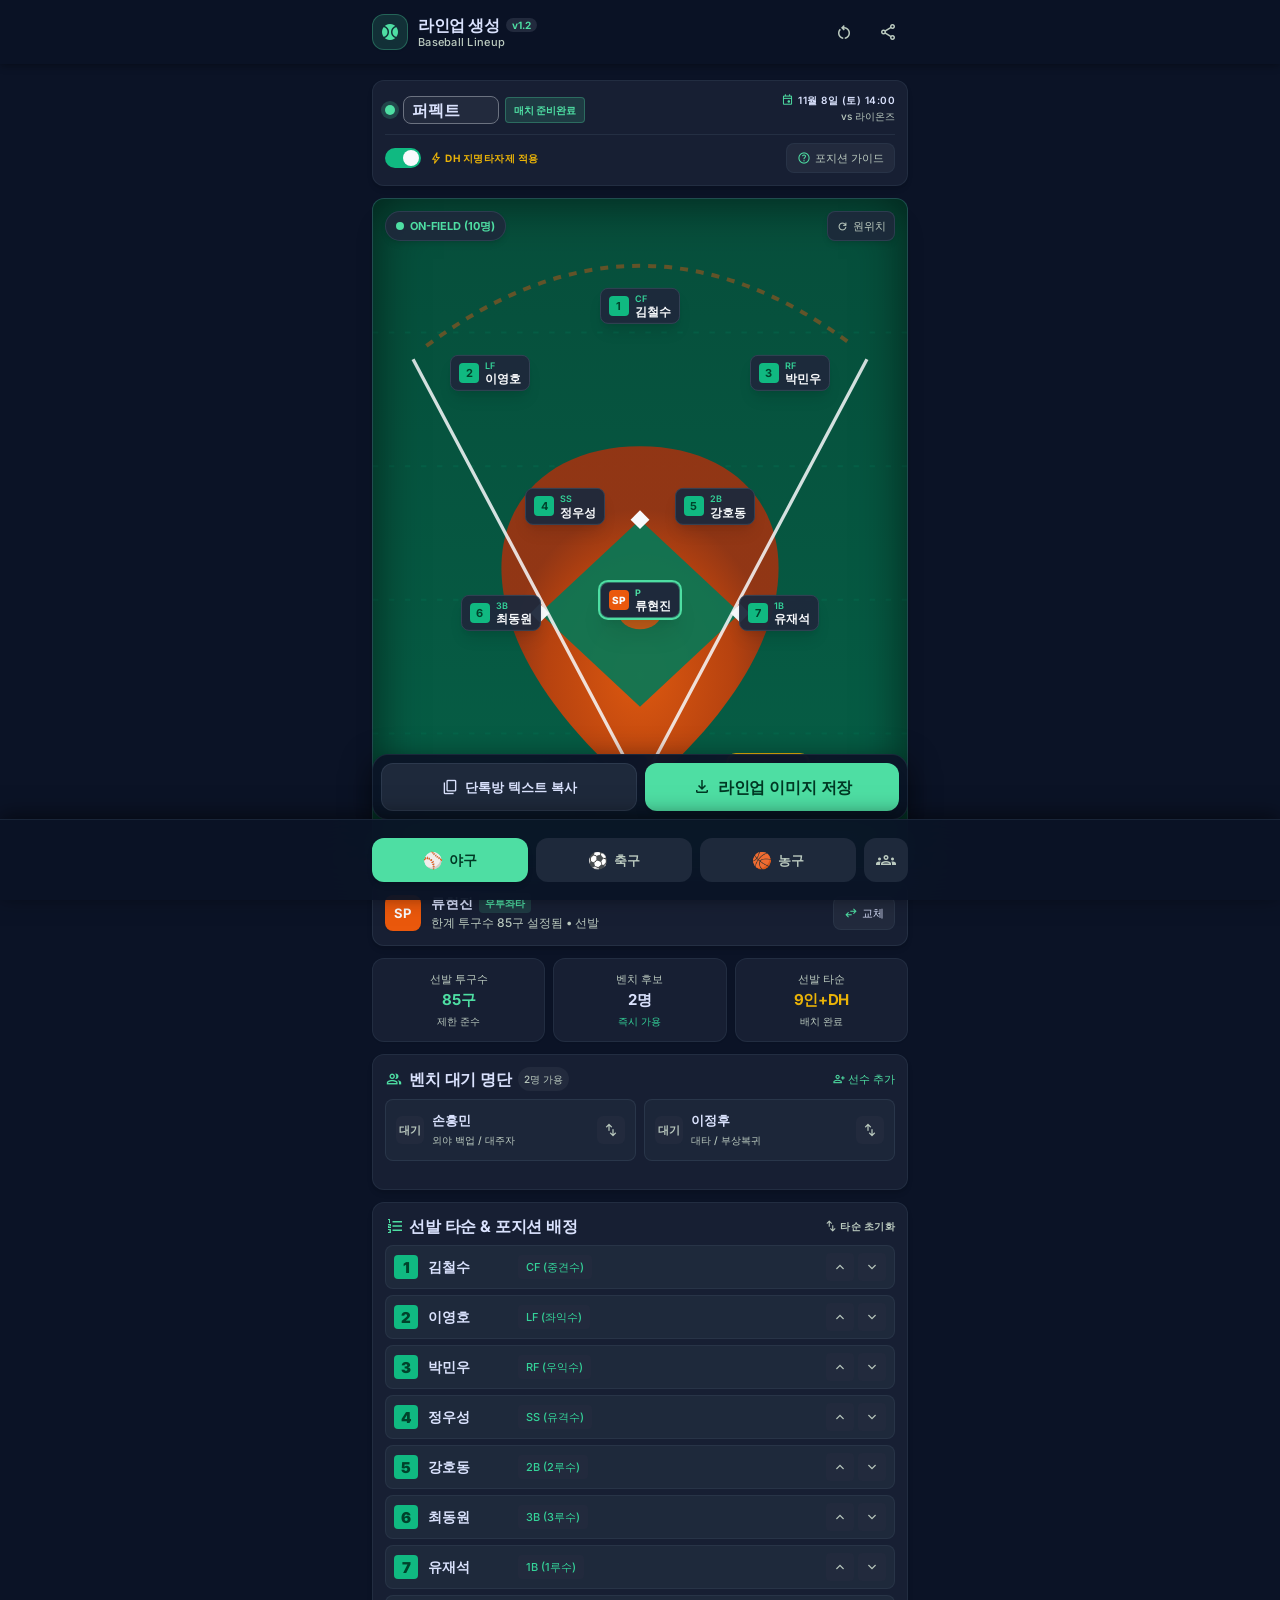
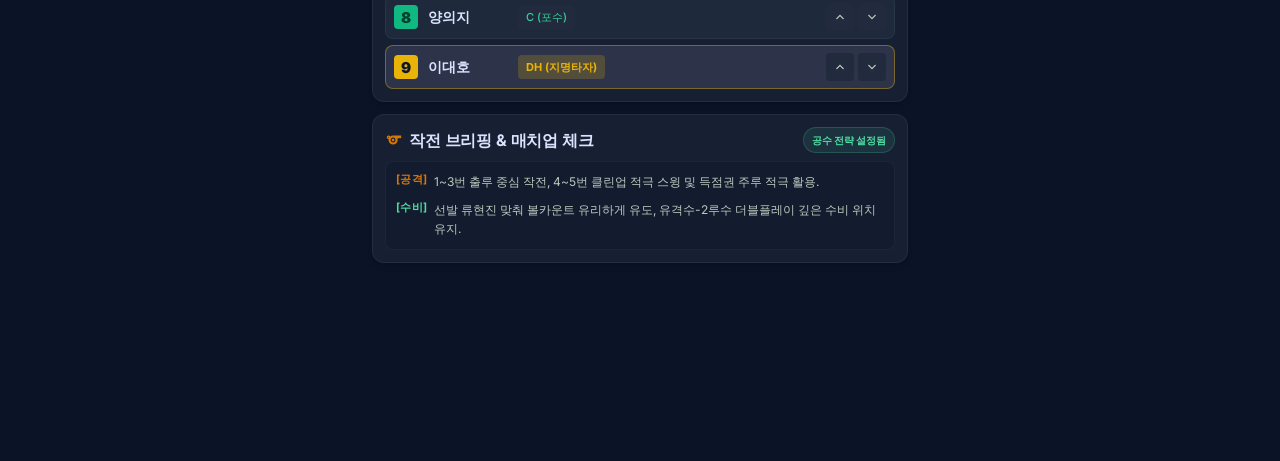
<file: index.html>
<!DOCTYPE html>

<html class="dark" lang="ko"><head><meta charset="utf-8"/><meta content="width=device-width, initial-scale=1.0, viewport-fit=cover" name="viewport"/><meta content="mobile_tab" name="shell-type"/><link href="https://fonts.googleapis.com/css2?family=Material+Symbols+Outlined:wght,FILL@100..700,0..1&amp;display=swap" rel="stylesheet"/><link href="https://fonts.googleapis.com/css2?family=Inter:wght@400;500;600;700;800;900&amp;display=swap" rel="stylesheet"/><style>@layer base{html,body{width:100vw;margin:0;padding:0;}body{overscroll-behavior:none;}.pb-safe{padding-bottom:env(safe-area-inset-bottom,0px);}.pt-safe{padding-top:env(safe-area-inset-top,0px);}main>:first-child{margin-top:0!important;}main>:last-child{margin-bottom:0!important;}}::-webkit-scrollbar{display:none;}</style><title>Fieldline | 야구 라인업</title><link rel="stylesheet" href="./index.css"><link rel="stylesheet" href="./fieldline.css"><script src="./fieldline.js" defer></script></head><body data-sport="baseball" class="bg-surface text-on-surface font-body-md text-body-md flex flex-col min-h-screen select-none antialiased">
<!-- 1. 상단 앱 헤더 통일 (레이아웃 겹침 방지 및 깔끔한 정리) -->
<header class="fixed top-0 inset-x-0 z-50 bg-surface/90 backdrop-blur-xl pt-safe shadow-[0_1px_8px_rgba(0,0,0,0.4)]">
<div class="h-16 px-margin-mobile flex items-center justify-between">
<div class="flex items-center gap-2.5">
<div class="w-9 h-9 rounded-xl bg-primary/15 border border-primary/30 flex items-center justify-center text-primary shrink-0 shadow-sm">
<span class="material-symbols-outlined text-[20px]" style="font-variation-settings: 'FILL' 1;">sports_baseball</span>
</div>
<div class="flex flex-col justify-center">
<div class="flex items-center gap-1.5 leading-none">
<h1 class="font-headline-sm text-[16px] text-on-surface font-bold tracking-tight">라인업 생성</h1>
<span class="px-1.5 py-0.5 rounded-full bg-surface-container-high text-primary font-label-sm text-[10px] leading-none font-bold">v1.2</span>
</div>
<span class="text-[11px] font-medium text-on-surface-variant tracking-wide mt-1 leading-none">Baseball Lineup</span>
</div>
</div>
<div class="flex items-center gap-space-xs">
<button aria-label="초기화" class="w-10 h-10 flex items-center justify-center rounded-xl text-on-surface-variant hover:text-on-surface hover:bg-surface-variant transition-colors" type="button">
<span class="material-symbols-outlined text-[20px]">restart_alt</span>
</button>
<button aria-label="공유하기" class="w-10 h-10 flex items-center justify-center rounded-xl text-on-surface-variant hover:text-on-surface hover:bg-surface-variant transition-colors" type="button">
<span class="material-symbols-outlined text-[20px]">share</span>
</button>
</div>
</div>
</header>
<main class="flex flex-col relative w-full pt-20 pb-28 bg-surface px-margin-mobile"><div class="flex flex-col w-full gap-space-md">
<!-- 2. 매치 정보 헤더 카드 통일 -->
<div class="bg-surface-container rounded-xl p-space-md shadow-md flex flex-col gap-space-sm border border-slate-border/40">
<div class="flex items-center justify-between gap-space-sm">
<div class="flex items-center gap-2 min-w-0">
<span class="w-2.5 h-2.5 rounded-full bg-primary ring-4 ring-primary/20 shrink-0"></span>
<div class="flex items-center gap-1.5">
<input aria-label="팀명" class="bg-surface-container-high text-on-surface font-headline-sm text-headline-sm px-2 py-0.5 rounded-lg w-24 font-bold focus:outline-none focus:bg-surface-variant transition-colors" type="text" value="퍼펙트"/>
<span class="px-2 py-0.5 rounded bg-primary/15 text-primary border border-primary/30 font-label-sm text-[10px] font-bold">매치 준비완료</span>
</div>
</div>
<div class="flex flex-col items-end shrink-0">
<div class="flex items-center gap-1 text-on-surface font-label-sm text-label-sm font-semibold">
<span class="material-symbols-outlined text-[13px] text-primary">event</span>
<span>11월 8일 (토) 14:00</span>
</div>
<span class="text-on-surface-variant font-label-sm text-[10px]">vs 라이온즈</span>
</div>
</div>
<!-- 전술/옵션 바: DH 지명타자 토글 & 역할 가이드 -->
<div class="flex items-center justify-between pt-2 border-t border-slate-border/50">
<!-- DH Toggle -->
<label class="flex items-center gap-2 cursor-pointer select-none">
<div class="relative inline-flex items-center cursor-pointer">
<input checked="" class="sr-only peer" id="dh-toggle" type="checkbox"/>
<div class="w-9 h-5 bg-surface-container-highest peer-focus:outline-none rounded-full peer peer-checked:after:translate-x-full peer-checked:after:border-primary-container peer-checked:bg-primary-container after:content-[''] after:absolute after:top-[2px] after:left-[2px] after:bg-tactical-white after:rounded-full after:h-4 after:w-4 after:transition-all"></div>
</div>
<span class="text-dh-yellow font-label-sm text-label-sm font-bold flex items-center gap-0.5">
<span class="material-symbols-outlined text-[14px]">bolt</span> DH 지명타자제 적용
        </span>
</label>
<!-- 역할 가이드 버튼 -->
<button class="flex items-center gap-1 px-2.5 py-1 rounded-lg bg-surface-container-high text-on-surface-variant hover:text-on-surface font-label-sm text-[11px] transition-colors border border-slate-border/40" type="button">
<span class="material-symbols-outlined text-[14px] text-primary">help</span>
<span>포지션 가이드</span>
</button>
</div>
</div>
<!-- 3. 그라운드(야구장 다이아몬드) 뷰 -->
<div class="relative w-full aspect-[4/5] rounded-xl overflow-hidden shadow-xl bg-pitch-green select-none border border-slate-border/60">
<!-- Overlay Field Info Badges -->
<div class="absolute top-3 inset-x-3 z-20 flex items-center justify-between pointer-events-none">
<div class="flex items-center gap-1.5 px-2.5 py-1 rounded-full bg-slate-surface/90 backdrop-blur-md border border-slate-border/80 text-primary font-label-sm text-[11px] font-bold shadow-md">
<span class="w-2 h-2 rounded-full bg-primary animate-pulse"></span>
<span>ON-FIELD (10명)</span>
</div>
<button class="pointer-events-auto flex items-center gap-1 px-2 py-1 rounded-lg bg-slate-surface/90 backdrop-blur-md border border-slate-border/80 text-on-surface-variant hover:text-on-surface font-label-sm text-[11px] transition-all active:scale-95 shadow-md" type="button">
<span class="material-symbols-outlined text-[13px]">refresh</span>
<span>원위치</span>
</button>
</div>
<!-- Turf & Infield Dirt Base SVG -->
<svg class="absolute inset-0 w-full h-full pointer-events-none" preserveaspectratio="none" viewbox="0 0 400 500">
<defs>
<lineargradient id="grassGrad" x1="0%" x2="0%" y1="0%" y2="100%">
<stop offset="0%" stop-color="#064e3b"></stop>
<stop offset="100%" stop-color="#065f46"></stop>
</lineargradient>
<radialgradient cx="50%" cy="66%" id="dirtGrad" r="48%">
<stop offset="0%" stop-color="#ea580c"></stop>
<stop offset="70%" stop-color="#c2410c"></stop>
<stop offset="100%" stop-color="#9a3412"></stop>
</radialgradient>
</defs>
<!-- Grass Canvas -->
<rect fill="url(#grassGrad)" height="500" width="400"></rect>
<!-- Field Grid Cut Marks -->
<path d="M0,100 L400,100 M0,200 L400,200 M0,300 L400,300 M0,400 L400,400" opacity="0.3" stroke="#047857" stroke-dasharray="4,8" stroke-width="1.5"></path>
<!-- Outfield Warning Track Arc -->
<path d="M40,110 Q200,-10 360,110" fill="none" opacity="0.4" stroke="#ea580c" stroke-dasharray="6,6" stroke-width="3"></path>
<!-- Infield Dirt Diamond Arc -->
<path d="M200,185 C315,185 360,310 200,445 C40,310 85,185 200,185 Z" fill="url(#dirtGrad)" opacity="0.94"></path>
<!-- Infield Inner Turf Diamond -->
<polygon fill="#047857" opacity="0.9" points="200,240 275,310 200,380 125,310"></polygon>
<!-- Foul Lines -->
<line opacity="0.85" stroke="#f8fafc" stroke-width="2.5" x1="200" x2="30" y1="440" y2="120"></line>
<line opacity="0.85" stroke="#f8fafc" stroke-width="2.5" x1="200" x2="370" y1="440" y2="120"></line>
<!-- Bases -->
<rect fill="#f8fafc" height="10" transform="rotate(45 200 240)" width="10" x="195" y="235"></rect>
<rect fill="#f8fafc" height="10" transform="rotate(45 275 310)" width="10" x="270" y="305"></rect>
<rect fill="#f8fafc" height="10" transform="rotate(45 125 310)" width="10" x="120" y="305"></rect>
<!-- Pitcher Mound & Rubber -->
<ellipse cx="200" cy="310" fill="#ea580c" opacity="0.8" rx="16" ry="12"></ellipse>
<rect fill="#f8fafc" height="4" width="12" x="194" y="308"></rect>
<!-- Home Plate -->
<polygon fill="#f8fafc" points="200,436 206,442 206,447 194,447 194,442"></polygon>
<!-- Batter Boxes -->
<rect fill="none" height="16" opacity="0.75" stroke="#f8fafc" stroke-width="1.5" width="12" x="178" y="434"></rect>
<rect fill="none" height="16" opacity="0.75" stroke="#f8fafc" stroke-width="1.5" width="12" x="210" y="434"></rect>
</svg>
<!-- Stadium Inner Vignette -->
<div class="absolute inset-0 pointer-events-none shadow-[inset_0_0_50px_rgba(0,0,0,0.6)]"></div>
<!-- Field Pins Container: Perfectly bounds field for precise center positioning -->
<div class="relative w-full h-full z-10 pointer-events-auto">
<!-- CF (중견수 김철수, 1번): left: 50%, top: 16% -->
<div class="absolute flex items-center bg-slate-surface/95 border border-slate-border text-tactical-white rounded-lg shadow-lg px-2 py-1 gap-1.5 transition-transform active:scale-95 cursor-pointer whitespace-nowrap" style="position: absolute; left: 50%; top: 16%; transform: translate(-50%, -50%);">
<span class="w-5 h-5 rounded bg-primary-container text-on-primary-container flex items-center justify-center font-label-md text-label-md font-bold shrink-0">1</span>
<div class="flex flex-col min-w-0">
<span class="text-[9px] font-label-sm text-neon-badge leading-tight font-semibold">CF</span>
<span class="font-body-sm text-body-sm font-bold leading-tight">김철수</span>
</div>
</div>
<!-- LF (좌익수 이영호, 2번): left: 22%, top: 26% -->
<div class="absolute flex items-center bg-slate-surface/95 border border-slate-border text-tactical-white rounded-lg shadow-lg px-2 py-1 gap-1.5 transition-transform active:scale-95 cursor-pointer whitespace-nowrap" style="position: absolute; left: 22%; top: 26%; transform: translate(-50%, -50%);">
<span class="w-5 h-5 rounded bg-primary-container text-on-primary-container flex items-center justify-center font-label-md text-label-md font-bold shrink-0">2</span>
<div class="flex flex-col min-w-0">
<span class="text-[9px] font-label-sm text-neon-badge leading-tight font-semibold">LF</span>
<span class="font-body-sm text-body-sm font-bold leading-tight">이영호</span>
</div>
</div>
<!-- RF (우익수 박민우, 3번): left: 78%, top: 26% -->
<div class="absolute flex items-center bg-slate-surface/95 border border-slate-border text-tactical-white rounded-lg shadow-lg px-2 py-1 gap-1.5 transition-transform active:scale-95 cursor-pointer whitespace-nowrap" style="position: absolute; left: 78%; top: 26%; transform: translate(-50%, -50%);">
<span class="w-5 h-5 rounded bg-primary-container text-on-primary-container flex items-center justify-center font-label-md text-label-md font-bold shrink-0">3</span>
<div class="flex flex-col min-w-0">
<span class="text-[9px] font-label-sm text-neon-badge leading-tight font-semibold">RF</span>
<span class="font-body-sm text-body-sm font-bold leading-tight">박민우</span>
</div>
</div>
<!-- SS (유격수 정우성, 4번): left: 36%, top: 46% -->
<div class="absolute flex items-center bg-slate-surface/95 border border-slate-border text-tactical-white rounded-lg shadow-lg px-2 py-1 gap-1.5 transition-transform active:scale-95 cursor-pointer whitespace-nowrap" style="position: absolute; left: 36%; top: 46%; transform: translate(-50%, -50%);">
<span class="w-5 h-5 rounded bg-primary-container text-on-primary-container flex items-center justify-center font-label-md text-label-md font-bold shrink-0">4</span>
<div class="flex flex-col min-w-0">
<span class="text-[9px] font-label-sm text-neon-badge leading-tight font-semibold">SS</span>
<span class="font-body-sm text-body-sm font-bold leading-tight">정우성</span>
</div>
</div>
<!-- 2B (2루수 강호동, 5번): left: 64%, top: 46% -->
<div class="absolute flex items-center bg-slate-surface/95 border border-slate-border text-tactical-white rounded-lg shadow-lg px-2 py-1 gap-1.5 transition-transform active:scale-95 cursor-pointer whitespace-nowrap" style="position: absolute; left: 64%; top: 46%; transform: translate(-50%, -50%);">
<span class="w-5 h-5 rounded bg-primary-container text-on-primary-container flex items-center justify-center font-label-md text-label-md font-bold shrink-0">5</span>
<div class="flex flex-col min-w-0">
<span class="text-[9px] font-label-sm text-neon-badge leading-tight font-semibold">2B</span>
<span class="font-body-sm text-body-sm font-bold leading-tight">강호동</span>
</div>
</div>
<!-- 3B (3루수 최동원, 6번): left: 24%, top: 62% -->
<div class="absolute flex items-center bg-slate-surface/95 border border-slate-border text-tactical-white rounded-lg shadow-lg px-2 py-1 gap-1.5 transition-transform active:scale-95 cursor-pointer whitespace-nowrap" style="position: absolute; left: 24%; top: 62%; transform: translate(-50%, -50%);">
<span class="w-5 h-5 rounded bg-primary-container text-on-primary-container flex items-center justify-center font-label-md text-label-md font-bold shrink-0">6</span>
<div class="flex flex-col min-w-0">
<span class="text-[9px] font-label-sm text-neon-badge leading-tight font-semibold">3B</span>
<span class="font-body-sm text-body-sm font-bold leading-tight">최동원</span>
</div>
</div>
<!-- SP (선발투수 류현진): left: 50%, top: 60% -->
<div class="absolute flex items-center bg-slate-surface text-tactical-white rounded-lg shadow-xl px-2 py-1 gap-1.5 transition-transform active:scale-95 cursor-pointer ring-2 ring-primary border border-primary/40 whitespace-nowrap" style="position: absolute; left: 50%; top: 60%; transform: translate(-50%, -50%);">
<span class="w-5 h-5 rounded bg-clay-terracotta text-tactical-white flex items-center justify-center font-label-sm text-[10px] font-extrabold shrink-0">SP</span>
<div class="flex flex-col min-w-0">
<span class="text-[9px] font-label-sm text-primary leading-tight font-bold">P</span>
<span class="font-body-sm text-body-sm font-bold leading-tight">류현진</span>
</div>
</div>
<!-- 1B (1루수 유재석, 7번): left: 76%, top: 62% -->
<div class="absolute flex items-center bg-slate-surface/95 border border-slate-border text-tactical-white rounded-lg shadow-lg px-2 py-1 gap-1.5 transition-transform active:scale-95 cursor-pointer whitespace-nowrap" style="position: absolute; left: 76%; top: 62%; transform: translate(-50%, -50%);">
<span class="w-5 h-5 rounded bg-primary-container text-on-primary-container flex items-center justify-center font-label-md text-label-md font-bold shrink-0">7</span>
<div class="flex flex-col min-w-0">
<span class="text-[9px] font-label-sm text-neon-badge leading-tight font-semibold">1B</span>
<span class="font-body-sm text-body-sm font-bold leading-tight">유재석</span>
</div>
</div>
<!-- C (포수 양의지, 8번): left: 44%, top: 86% -->
<div class="absolute flex items-center bg-slate-surface/95 border border-slate-border text-tactical-white rounded-lg shadow-lg px-2 py-1 gap-1.5 transition-transform active:scale-95 cursor-pointer whitespace-nowrap" style="position: absolute; left: 44%; top: 86%; transform: translate(-50%, -50%);">
<span class="w-5 h-5 rounded bg-primary-container text-on-primary-container flex items-center justify-center font-label-md text-label-md font-bold shrink-0">8</span>
<div class="flex flex-col min-w-0">
<span class="text-[9px] font-label-sm text-neon-badge leading-tight font-semibold">C</span>
<span class="font-body-sm text-body-sm font-bold leading-tight">양의지</span>
</div>
</div>
<!-- DH (지명타자 이대호, 9번): left: 74%, top: 86% -->
<div class="absolute flex items-center bg-surface-container-highest text-tactical-white rounded-lg shadow-xl px-2 py-1 gap-1.5 transition-transform active:scale-95 cursor-pointer ring-2 ring-dh-yellow border border-dh-yellow/40 whitespace-nowrap" style="position: absolute; left: 74%; top: 86%; transform: translate(-50%, -50%);">
<span class="w-5 h-5 rounded bg-dh-yellow text-slate-900 flex items-center justify-center font-label-md text-label-md font-black shrink-0">9</span>
<div class="flex flex-col min-w-0">
<span class="text-[9px] font-label-sm text-dh-yellow leading-tight font-black">DH</span>
<span class="font-body-sm text-body-sm font-bold leading-tight">이대호</span>
</div>
</div>
</div>
</div>
<!-- 그라운드 하단 선수 선택 퀵 인포바 -->
<div class="bg-surface-container rounded-xl p-3 flex items-center justify-between border border-slate-border/50 shadow-md">
<div class="flex items-center gap-2.5">
<div class="w-9 h-9 rounded-lg bg-clay-terracotta flex items-center justify-center text-tactical-white font-label-lg text-label-lg font-bold shadow-sm shrink-0">
        SP
      </div>
<div class="flex flex-col">
<div class="flex items-center gap-1.5">
<span class="font-body-md text-body-md font-bold text-on-surface">류현진 (선발투수)</span>
<span class="text-[10px] px-1.5 py-0.2 bg-primary/15 text-primary rounded font-semibold">우투좌타</span>
</div>
<span class="font-body-sm text-[12px] text-on-surface-variant">한계 투구수 85구 설정됨 • 선발</span>
</div>
</div>
<button class="px-2.5 py-1.5 rounded-lg bg-surface-container-high hover:bg-surface-variant text-on-surface border border-slate-border/50 font-label-sm text-[11px] font-medium flex items-center gap-1 transition-colors shrink-0" type="button">
<span class="material-symbols-outlined text-[14px] text-primary">swap_horiz</span>
<span>교체</span>
</button>
</div>
<!-- 4. 팀/경기 주요 지표 3개 그리드 -->
<div class="grid grid-cols-3 gap-2">
<div class="bg-surface-container rounded-xl p-2.5 flex flex-col items-center justify-center text-center border border-slate-border/40 shadow-sm">
<span class="text-on-surface-variant font-label-sm text-[11px] mb-0.5">선발 투구수</span>
<span class="font-stat-counter text-stat-counter text-primary font-bold">85구</span>
<span class="text-[10px] text-on-surface-variant mt-0.5">제한 준수</span>
</div>
<div class="bg-surface-container rounded-xl p-2.5 flex flex-col items-center justify-center text-center border border-slate-border/40 shadow-sm">
<span class="text-on-surface-variant font-label-sm text-[11px] mb-0.5">벤치 후보</span>
<span class="font-stat-counter text-stat-counter text-on-surface font-bold">2명</span>
<span class="text-[10px] text-neon-badge mt-0.5">즉시 가용</span>
</div>
<div class="bg-surface-container rounded-xl p-2.5 flex flex-col items-center justify-center text-center border border-slate-border/40 shadow-sm">
<span class="text-on-surface-variant font-label-sm text-[11px] mb-0.5">선발 타순</span>
<span class="font-stat-counter text-stat-counter text-dh-yellow font-bold">9인+DH</span>
<span class="text-[10px] text-on-surface-variant mt-0.5">배치 완료</span>
</div>
</div>
<!-- 5. 대기 후보 / 벤치 명단 섹션 통일 -->
<div class="bg-surface-container rounded-xl p-space-md shadow-md flex flex-col gap-space-sm border border-slate-border/40">
<div class="flex items-center justify-between">
<div class="flex items-center gap-1.5">
<span class="material-symbols-outlined text-[18px] text-primary">group</span>
<span class="font-headline-sm text-headline-sm text-on-surface">벤치 대기 명단</span>
<span class="px-1.5 py-0.5 rounded-full bg-surface-container-high text-on-surface-variant font-label-sm text-[10px]">2명 가용</span>
</div>
<button class="text-primary font-label-sm text-[11px] hover:underline flex items-center gap-0.5" type="button">
<span class="material-symbols-outlined text-[14px]">person_add</span> 선수 추가
      </button>
</div>
<!-- 벤치 후보 카드 그리드 -->
<div class="grid grid-cols-2 gap-2">
<!-- 후보 1 -->
<div class="bg-slate-surface/80 rounded-lg p-2.5 flex items-center justify-between border border-slate-border/60">
<div class="flex items-center gap-2 min-w-0">
<div class="w-7 h-7 rounded-md bg-surface-container-high flex items-center justify-center text-on-surface-variant font-bold text-[11px] shrink-0">
            대기
          </div>
<div class="flex flex-col min-w-0">
<span class="font-body-md text-[13px] font-bold text-on-surface truncate">손흥민</span>
<span class="text-[10px] text-on-surface-variant truncate">외야 백업 / 대주자</span>
</div>
</div>
<button aria-label="선수 교체 투입" class="w-7 h-7 rounded-md bg-surface-container-high flex items-center justify-center text-on-surface-variant hover:text-primary transition-colors shrink-0 ml-1" type="button">
<span class="material-symbols-outlined text-[16px]">swap_vert</span>
</button>
</div>
<!-- 후보 2 -->
<div class="bg-slate-surface/80 rounded-lg p-2.5 flex items-center justify-between border border-slate-border/60">
<div class="flex items-center gap-2 min-w-0">
<div class="w-7 h-7 rounded-md bg-surface-container-high flex items-center justify-center text-on-surface-variant font-bold text-[11px] shrink-0">
            대기
          </div>
<div class="flex flex-col min-w-0">
<span class="font-body-md text-[13px] font-bold text-on-surface truncate">이정후</span>
<span class="text-[10px] text-on-surface-variant truncate">대타 / 부상복귀</span>
</div>
</div>
<button aria-label="선수 교체 투입" class="w-7 h-7 rounded-md bg-surface-container-high flex items-center justify-center text-on-surface-variant hover:text-primary transition-colors shrink-0 ml-1" type="button">
<span class="material-symbols-outlined text-[16px]">swap_vert</span>
</button>
</div>
</div>
</div>
<!-- 6. 선발 타순표 & 포지션 배정 섹션 -->
<div class="bg-surface-container rounded-xl p-space-md shadow-md flex flex-col gap-space-sm border border-slate-border/40">
<div class="flex items-center justify-between">
<div class="flex items-center gap-space-xs">
<span class="material-symbols-outlined text-primary text-[20px]">format_list_numbered</span>
<span class="font-headline-sm text-headline-sm text-on-surface">선발 타순 &amp; 포지션 배정</span>
</div>
<button class="text-on-surface-variant font-label-sm text-label-sm hover:text-primary transition-colors flex items-center gap-0.5" type="button">
<span class="material-symbols-outlined text-[14px]">swap_vert</span> 타순 초기화
      </button>
</div>
<!-- 1~9 List Items -->
<div class="flex flex-col gap-1.5" id="batting-order-list">
<!-- 1번 타자 -->
<div class="flex items-center justify-between h-11 bg-slate-surface rounded-lg px-space-sm gap-2 border border-slate-border/50">
<div class="flex items-center gap-2.5 min-w-0">
<span class="w-6 h-6 rounded bg-primary-container text-on-primary-container font-stat-counter text-stat-counter flex items-center justify-center leading-none">1</span>
<span class="font-body-md text-body-md font-bold text-on-surface truncate w-20">김철수</span>
<div class="px-2 py-0.5 rounded bg-surface-container-high text-neon-badge font-label-sm text-[11px] whitespace-nowrap">CF (중견수)</div>
</div>
<div class="flex items-center gap-1 shrink-0">
<button aria-label="순서 올리기" class="w-7 h-7 rounded bg-surface-container-high flex items-center justify-center text-on-surface-variant active:bg-primary active:text-on-primary transition-colors" type="button">
<span class="material-symbols-outlined text-[16px]">keyboard_arrow_up</span>
</button>
<button aria-label="순서 내리기" class="w-7 h-7 rounded bg-surface-container-high flex items-center justify-center text-on-surface-variant active:bg-primary active:text-on-primary transition-colors" type="button">
<span class="material-symbols-outlined text-[16px]">keyboard_arrow_down</span>
</button>
</div>
</div>
<!-- 2번 타자 -->
<div class="flex items-center justify-between h-11 bg-slate-surface rounded-lg px-space-sm gap-2 border border-slate-border/50">
<div class="flex items-center gap-2.5 min-w-0">
<span class="w-6 h-6 rounded bg-primary-container text-on-primary-container font-stat-counter text-stat-counter flex items-center justify-center leading-none">2</span>
<span class="font-body-md text-body-md font-bold text-on-surface truncate w-20">이영호</span>
<div class="px-2 py-0.5 rounded bg-surface-container-high text-neon-badge font-label-sm text-[11px] whitespace-nowrap">LF (좌익수)</div>
</div>
<div class="flex items-center gap-1 shrink-0">
<button aria-label="순서 올리기" class="w-7 h-7 rounded bg-surface-container-high flex items-center justify-center text-on-surface-variant active:bg-primary active:text-on-primary transition-colors" type="button">
<span class="material-symbols-outlined text-[16px]">keyboard_arrow_up</span>
</button>
<button aria-label="순서 내리기" class="w-7 h-7 rounded bg-surface-container-high flex items-center justify-center text-on-surface-variant active:bg-primary active:text-on-primary transition-colors" type="button">
<span class="material-symbols-outlined text-[16px]">keyboard_arrow_down</span>
</button>
</div>
</div>
<!-- 3번 타자 -->
<div class="flex items-center justify-between h-11 bg-slate-surface rounded-lg px-space-sm gap-2 border border-slate-border/50">
<div class="flex items-center gap-2.5 min-w-0">
<span class="w-6 h-6 rounded bg-primary-container text-on-primary-container font-stat-counter text-stat-counter flex items-center justify-center leading-none">3</span>
<span class="font-body-md text-body-md font-bold text-on-surface truncate w-20">박민우</span>
<div class="px-2 py-0.5 rounded bg-surface-container-high text-neon-badge font-label-sm text-[11px] whitespace-nowrap">RF (우익수)</div>
</div>
<div class="flex items-center gap-1 shrink-0">
<button aria-label="순서 올리기" class="w-7 h-7 rounded bg-surface-container-high flex items-center justify-center text-on-surface-variant active:bg-primary active:text-on-primary transition-colors" type="button">
<span class="material-symbols-outlined text-[16px]">keyboard_arrow_up</span>
</button>
<button aria-label="순서 내리기" class="w-7 h-7 rounded bg-surface-container-high flex items-center justify-center text-on-surface-variant active:bg-primary active:text-on-primary transition-colors" type="button">
<span class="material-symbols-outlined text-[16px]">keyboard_arrow_down</span>
</button>
</div>
</div>
<!-- 4번 타자 -->
<div class="flex items-center justify-between h-11 bg-slate-surface rounded-lg px-space-sm gap-2 border border-slate-border/50">
<div class="flex items-center gap-2.5 min-w-0">
<span class="w-6 h-6 rounded bg-primary-container text-on-primary-container font-stat-counter text-stat-counter flex items-center justify-center leading-none">4</span>
<span class="font-body-md text-body-md font-bold text-on-surface truncate w-20">정우성</span>
<div class="px-2 py-0.5 rounded bg-surface-container-high text-neon-badge font-label-sm text-[11px] whitespace-nowrap">SS (유격수)</div>
</div>
<div class="flex items-center gap-1 shrink-0">
<button aria-label="순서 올리기" class="w-7 h-7 rounded bg-surface-container-high flex items-center justify-center text-on-surface-variant active:bg-primary active:text-on-primary transition-colors" type="button">
<span class="material-symbols-outlined text-[16px]">keyboard_arrow_up</span>
</button>
<button aria-label="순서 내리기" class="w-7 h-7 rounded bg-surface-container-high flex items-center justify-center text-on-surface-variant active:bg-primary active:text-on-primary transition-colors" type="button">
<span class="material-symbols-outlined text-[16px]">keyboard_arrow_down</span>
</button>
</div>
</div>
<!-- 5번 타자 -->
<div class="flex items-center justify-between h-11 bg-slate-surface rounded-lg px-space-sm gap-2 border border-slate-border/50">
<div class="flex items-center gap-2.5 min-w-0">
<span class="w-6 h-6 rounded bg-primary-container text-on-primary-container font-stat-counter text-stat-counter flex items-center justify-center leading-none">5</span>
<span class="font-body-md text-body-md font-bold text-on-surface truncate w-20">강호동</span>
<div class="px-2 py-0.5 rounded bg-surface-container-high text-neon-badge font-label-sm text-[11px] whitespace-nowrap">2B (2루수)</div>
</div>
<div class="flex items-center gap-1 shrink-0">
<button aria-label="순서 올리기" class="w-7 h-7 rounded bg-surface-container-high flex items-center justify-center text-on-surface-variant active:bg-primary active:text-on-primary transition-colors" type="button">
<span class="material-symbols-outlined text-[16px]">keyboard_arrow_up</span>
</button>
<button aria-label="순서 내리기" class="w-7 h-7 rounded bg-surface-container-high flex items-center justify-center text-on-surface-variant active:bg-primary active:text-on-primary transition-colors" type="button">
<span class="material-symbols-outlined text-[16px]">keyboard_arrow_down</span>
</button>
</div>
</div>
<!-- 6번 타자 -->
<div class="flex items-center justify-between h-11 bg-slate-surface rounded-lg px-space-sm gap-2 border border-slate-border/50">
<div class="flex items-center gap-2.5 min-w-0">
<span class="w-6 h-6 rounded bg-primary-container text-on-primary-container font-stat-counter text-stat-counter flex items-center justify-center leading-none">6</span>
<span class="font-body-md text-body-md font-bold text-on-surface truncate w-20">최동원</span>
<div class="px-2 py-0.5 rounded bg-surface-container-high text-neon-badge font-label-sm text-[11px] whitespace-nowrap">3B (3루수)</div>
</div>
<div class="flex items-center gap-1 shrink-0">
<button aria-label="순서 올리기" class="w-7 h-7 rounded bg-surface-container-high flex items-center justify-center text-on-surface-variant active:bg-primary active:text-on-primary transition-colors" type="button">
<span class="material-symbols-outlined text-[16px]">keyboard_arrow_up</span>
</button>
<button aria-label="순서 내리기" class="w-7 h-7 rounded bg-surface-container-high flex items-center justify-center text-on-surface-variant active:bg-primary active:text-on-primary transition-colors" type="button">
<span class="material-symbols-outlined text-[16px]">keyboard_arrow_down</span>
</button>
</div>
</div>
<!-- 7번 타자 -->
<div class="flex items-center justify-between h-11 bg-slate-surface rounded-lg px-space-sm gap-2 border border-slate-border/50">
<div class="flex items-center gap-2.5 min-w-0">
<span class="w-6 h-6 rounded bg-primary-container text-on-primary-container font-stat-counter text-stat-counter flex items-center justify-center leading-none">7</span>
<span class="font-body-md text-body-md font-bold text-on-surface truncate w-20">유재석</span>
<div class="px-2 py-0.5 rounded bg-surface-container-high text-neon-badge font-label-sm text-[11px] whitespace-nowrap">1B (1루수)</div>
</div>
<div class="flex items-center gap-1 shrink-0">
<button aria-label="순서 올리기" class="w-7 h-7 rounded bg-surface-container-high flex items-center justify-center text-on-surface-variant active:bg-primary active:text-on-primary transition-colors" type="button">
<span class="material-symbols-outlined text-[16px]">keyboard_arrow_up</span>
</button>
<button aria-label="순서 내리기" class="w-7 h-7 rounded bg-surface-container-high flex items-center justify-center text-on-surface-variant active:bg-primary active:text-on-primary transition-colors" type="button">
<span class="material-symbols-outlined text-[16px]">keyboard_arrow_down</span>
</button>
</div>
</div>
<!-- 8번 타자 -->
<div class="flex items-center justify-between h-11 bg-slate-surface rounded-lg px-space-sm gap-2 border border-slate-border/50">
<div class="flex items-center gap-2.5 min-w-0">
<span class="w-6 h-6 rounded bg-primary-container text-on-primary-container font-stat-counter text-stat-counter flex items-center justify-center leading-none">8</span>
<span class="font-body-md text-body-md font-bold text-on-surface truncate w-20">양의지</span>
<div class="px-2 py-0.5 rounded bg-surface-container-high text-neon-badge font-label-sm text-[11px] whitespace-nowrap">C (포수)</div>
</div>
<div class="flex items-center gap-1 shrink-0">
<button aria-label="순서 올리기" class="w-7 h-7 rounded bg-surface-container-high flex items-center justify-center text-on-surface-variant active:bg-primary active:text-on-primary transition-colors" type="button">
<span class="material-symbols-outlined text-[16px]">keyboard_arrow_up</span>
</button>
<button aria-label="순서 내리기" class="w-7 h-7 rounded bg-surface-container-high flex items-center justify-center text-on-surface-variant active:bg-primary active:text-on-primary transition-colors" type="button">
<span class="material-symbols-outlined text-[16px]">keyboard_arrow_down</span>
</button>
</div>
</div>
<!-- 9번 타자 (지명타자 DH 특화) -->
<div class="flex items-center justify-between h-11 bg-surface-container-highest rounded-lg px-space-sm gap-2 border border-dh-yellow/40">
<div class="flex items-center gap-2.5 min-w-0">
<span class="w-6 h-6 rounded bg-dh-yellow text-slate-900 font-stat-counter text-stat-counter flex items-center justify-center leading-none font-black">9</span>
<span class="font-body-md text-body-md font-bold text-on-surface truncate w-20">이대호</span>
<div class="px-2 py-0.5 rounded bg-dh-yellow/20 text-dh-yellow font-label-sm text-[11px] font-bold whitespace-nowrap">DH (지명타자)</div>
</div>
<div class="flex items-center gap-1 shrink-0">
<button aria-label="순서 올리기" class="w-7 h-7 rounded bg-surface-container-high flex items-center justify-center text-on-surface-variant active:bg-primary active:text-on-primary transition-colors" type="button">
<span class="material-symbols-outlined text-[16px]">keyboard_arrow_up</span>
</button>
<button aria-label="순서 내리기" class="w-7 h-7 rounded bg-surface-container-high flex items-center justify-center text-on-surface-variant active:bg-primary active:text-on-primary transition-colors" type="button">
<span class="material-symbols-outlined text-[16px]">keyboard_arrow_down</span>
</button>
</div>
</div>
</div>
</div>
<!-- 7. 작전 브리핑 & 매치업 체크 섹션 -->
<div class="bg-surface-container rounded-xl p-space-md shadow-md flex flex-col gap-space-sm border border-slate-border/40">
<div class="flex items-center justify-between">
<div class="flex items-center gap-1.5">
<span class="material-symbols-outlined text-[18px] text-hardwood-amber">sports</span>
<h4 class="font-headline-sm text-headline-sm text-on-surface">작전 브리핑 &amp; 매치업 체크</h4>
</div>
<span class="px-2 py-0.5 rounded-full bg-primary/10 text-primary font-label-sm text-[10px] font-bold border border-primary/20">공수 전략 설정됨</span>
</div>
<div class="p-2.5 rounded-lg bg-surface-container-low text-on-surface-variant font-body-sm text-body-sm space-y-2 leading-relaxed border border-slate-border/30">
<p class="flex items-start gap-1.5">
<span class="text-hardwood-amber font-label-md text-label-md shrink-0 font-bold">[공격]</span>
<span>1~3번 출루 중심 작전, 4~5번 클린업 적극 스윙 및 득점권 주루 적극 활용.</span>
</p>
<p class="flex items-start gap-1.5">
<span class="text-primary font-label-md text-label-md shrink-0 font-bold">[수비]</span>
<span>선발 류현진 맞춰 볼카운트 유리하게 유도, 유격수-2루수 더블플레이 깊은 수비 위치 유지.</span>
</p>
</div>
</div>
<!-- 8. 하단 고정 액션 버튼 -->
<div class="sticky bottom-20 z-40 w-full pt-2">
<div class="flex items-center gap-space-sm bg-surface/95 backdrop-blur-md p-2 rounded-2xl shadow-[0_8px_30px_rgba(0,0,0,0.6)] border border-slate-border/40">
<!-- Copy Text to Squad Chat -->
<button class="flex-1 h-12 rounded-xl bg-slate-surface hover:bg-surface-variant text-on-surface border border-slate-border/70 font-label-lg text-label-lg flex items-center justify-center gap-1.5 transition-transform active:scale-95" id="btn-copy-chat" type="button">
<span class="material-symbols-outlined text-[18px]">content_copy</span>
<span>단톡방 텍스트 복사</span>
</button>
<!-- Save PNG Image CTA -->
<button class="flex-1 h-12 rounded-xl bg-primary text-on-primary font-headline-sm text-headline-sm flex items-center justify-center gap-1.5 shadow-lg active:scale-95 transition-transform font-bold" id="btn-save-image" type="button">
<span class="material-symbols-outlined text-[20px]">download</span>
<span>라인업 이미지 저장</span>
</button>
</div>
</div>
<!-- Toast Notification Template -->
<div class="fixed top-20 left-1/2 -translate-x-1/2 z-50 bg-slate-surface text-tactical-white px-4 py-2 rounded-full shadow-2xl flex items-center gap-2 opacity-0 pointer-events-none transition-opacity duration-300 border border-slate-border" id="toast-msg">
<span class="material-symbols-outlined text-primary text-[18px]">check_circle</span>
<span class="font-label-lg text-label-lg" id="toast-text">단톡방 포맷으로 복사되었습니다!</span>
</div>
</div>

</main>
<!-- 9. 하단 탭 네비게이션 바 통일 -->
<nav class="fixed bottom-0 inset-x-0 z-50 pb-safe bg-surface/90 backdrop-blur-xl shadow-[0_-4px_20px_rgba(0,0,0,0.5)] border-t border-slate-border/40" data-active-classes="bg-primary text-on-primary font-bold shadow-md">
<div class="flex items-center justify-between gap-space-sm h-20 px-margin-mobile">
<a aria-current="page" class="flex-1 h-11 flex items-center justify-center gap-1.5 rounded-xl transition-all bg-primary text-on-primary font-bold shadow-md" data-path="baseball-lineup" href="./index.html">
<span class="text-base leading-none">⚾</span>
<span>야구</span>
</a>
<a class="flex-1 h-11 flex items-center justify-center gap-1.5 rounded-xl bg-slate-surface text-on-surface-variant hover:text-on-surface font-label-lg text-label-lg transition-all" data-path="soccer-lineup" href="./soccer.html">
<span class="text-base leading-none">⚽</span>
<span>축구</span>
</a>
<a class="flex-1 h-11 flex items-center justify-center gap-1.5 rounded-xl bg-slate-surface text-on-surface-variant hover:text-on-surface font-label-lg text-label-lg transition-all" data-path="basketball-lineup" href="./basketball.html">
<span class="text-base leading-none">🏀</span>
<span>농구</span>
</a>
<a aria-label="선수단 관리" class="w-11 h-11 flex items-center justify-center rounded-xl bg-slate-surface text-on-surface-variant hover:text-on-surface transition-colors" data-path="roster-management" href="./roster.html">
<span class="material-symbols-outlined text-[20px]">groups</span>
</a>
</div>
</nav>
</body></html>
</file>
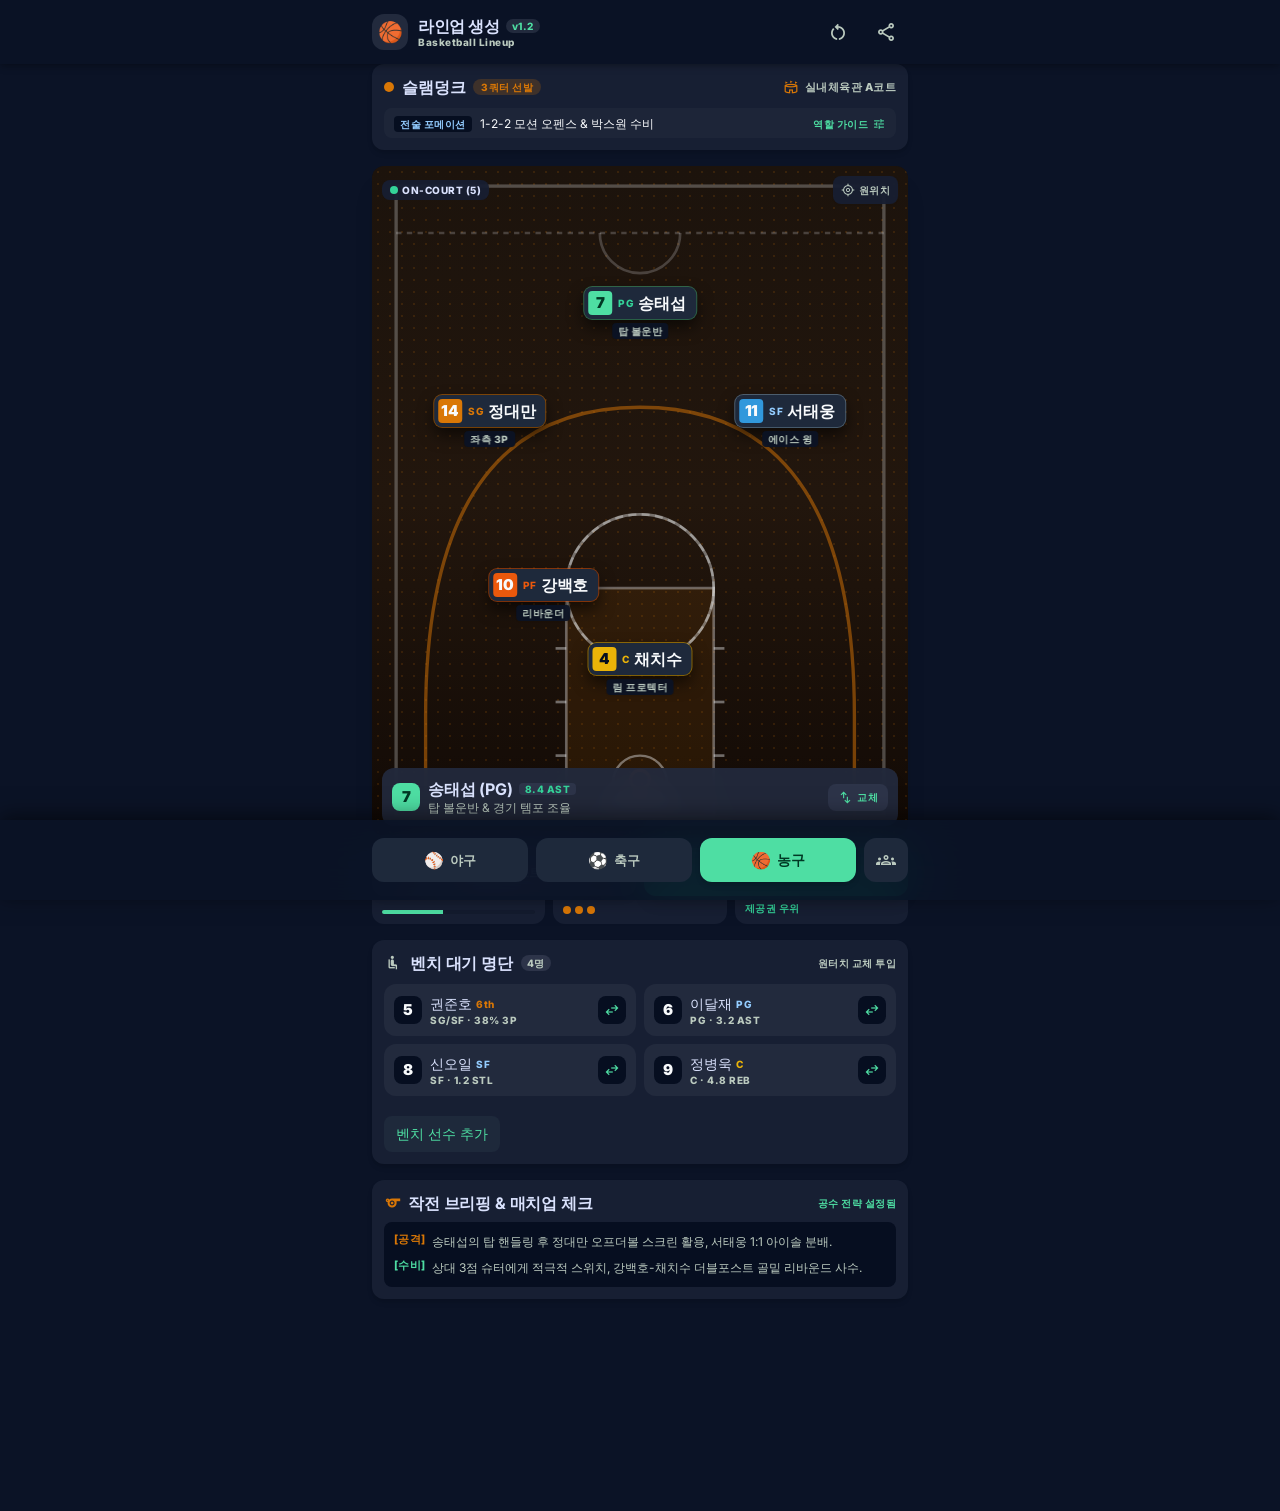
<file: basketball.html>
<!DOCTYPE html><html class="dark" lang="ko"><head><meta charset="utf-8"><meta content="width=device-width, initial-scale=1.0, viewport-fit=cover" name="viewport"><meta content="mobile_tab" name="shell-type"><link href="https://fonts.googleapis.com/css2?family=Material+Symbols+Outlined:opsz,wght,FILL,GRAD@20..48,100..700,0..1,-50..200" rel="stylesheet"><link href="https://fonts.googleapis.com/css2?family=Inter:wght@400;500;700;800;900&amp;display=swap" rel="stylesheet">
<link href="https://fonts.googleapis.com/css2?family=Material+Symbols+Outlined:wght,FILL@100..700,0..1&amp;display=swap" rel="stylesheet"><style>@layer base{html,body{width:100vw;margin:0;padding:0;}body{overscroll-behavior:none;}.pb-safe{padding-bottom:env(safe-area-inset-bottom,0px);}.pt-safe{padding-top:env(safe-area-inset-top,0px);}main>:first-child{margin-top:0!important;}main>:last-child{margin-bottom:0!important;}}::-webkit-scrollbar{display:none;}</style><title>Fieldline | 농구 라인업</title><link rel="stylesheet" href="./basketball.css"><link rel="stylesheet" href="./fieldline.css"><script src="./fieldline.js" defer></script></head><body data-sport="basketball" class="bg-surface text-on-surface font-body-md text-body-md flex flex-col min-h-screen select-none antialiased"><header class="fixed top-0 inset-x-0 z-50 bg-surface/90 backdrop-blur-xl pt-safe shadow-[0_1px_8px_rgba(0,0,0,0.4)]"><div class="h-16 px-margin-mobile flex items-center justify-between"><div class="flex items-center gap-2.5"><div class="w-9 h-9 rounded-xl bg-surface-container-high flex items-center justify-center text-xl shrink-0">🏀</div><div class="flex flex-col justify-center"><div class="flex items-center gap-1.5"><h1 class="font-headline-sm text-headline-sm text-on-surface tracking-tight leading-tight">라인업 생성</h1><span class="px-1.5 py-0.5 rounded-full bg-surface-container-high text-primary font-label-sm text-label-sm leading-none">v1.2</span></div><span class="font-label-sm text-label-sm text-on-surface-variant truncate leading-tight">Basketball Lineup</span></div></div><div class="flex items-center gap-space-xs"><button aria-label="초기화" class="w-11 h-11 flex items-center justify-center rounded-xl text-on-surface-variant hover:text-on-surface hover:bg-surface-variant transition-colors" type="button"><span class="material-symbols-outlined text-[22px]">restart_alt</span></button><button aria-label="공유하기" class="w-11 h-11 flex items-center justify-center rounded-xl text-on-surface-variant hover:text-on-surface hover:bg-surface-variant transition-colors" type="button"><span class="material-symbols-outlined text-[22px]">share</span></button></div></div></header><main class="flex flex-col relative w-full pt-16 pb-28 bg-surface px-margin-mobile"><div class="flex flex-col w-full pb-6 space-y-4">
<!-- Top Matchup Summary Card -->
<section class="w-full bg-surface-container rounded-xl p-3 shadow-md">
<div class="flex items-center justify-between">
<div class="flex items-center gap-2">
<span class="w-2.5 h-2.5 rounded-full bg-hardwood-amber animate-pulse"></span>
<span class="font-headline-sm text-headline-sm text-on-surface">슬램덩크</span>
<span class="px-2 py-0.5 rounded-full bg-hardwood-amber/20 text-hardwood-amber font-label-sm text-label-sm">3쿼터 선발</span>
</div>
<div class="flex items-center gap-1.5 text-on-surface-variant font-label-md text-label-md">
<span class="material-symbols-outlined text-[16px] text-hardwood-amber">stadium</span>
<span>실내체육관 A코트</span>
</div>
</div>
<div class="mt-2.5 flex items-center justify-between pt-2 bg-surface-container-high/60 rounded-lg px-2.5 py-1.5">
<div class="flex items-center gap-2">
<span class="font-label-sm text-label-sm px-1.5 py-0.5 rounded bg-surface-container-lowest text-secondary">전술 포메이션</span>
<span class="font-body-sm text-body-sm text-tactical-white">1-2-2 모션 오펜스 &amp; 박스원 수비</span>
</div>
<button class="flex items-center gap-1 text-primary font-label-sm text-label-sm hover:underline" id="toggleStrategyBtn" type="button">
<span>역할 가이드</span>
<span class="material-symbols-outlined text-[14px]">tune</span>
</button>
</div>
</section>
<!-- Hardwood Court Tactile Visualizer (PRD 4:5 Tactical Ratio) -->
<section class="w-full relative bg-surface-container-lowest rounded-xl overflow-hidden shadow-xl">
<!-- Header Controls Overlay -->
<div class="absolute top-2.5 inset-x-2.5 z-20 flex items-center justify-between pointer-events-none">
<div class="pointer-events-auto flex items-center gap-1 bg-surface-container/90 backdrop-blur-md px-2 py-1 rounded-lg">
<span class="w-2 h-2 rounded-full bg-neon-badge"></span>
<span class="font-label-sm text-label-sm text-on-surface">ON-COURT (5)</span>
</div>
<div class="pointer-events-auto flex items-center gap-1">
<button class="h-7 px-2 rounded-lg bg-surface-container/90 backdrop-blur-md text-on-surface-variant hover:text-on-surface font-label-sm text-label-sm flex items-center gap-1 shadow-sm" id="resetPinsBtn" type="button">
<span class="material-symbols-outlined text-[14px]">my_location</span>
<span>원위치</span>
</button>
</div>
</div>
<!-- Basketball Court SVG Graphic & Floor -->
<div class="relative w-full aspect-[4/5] bg-gradient-to-b from-[#1c130c] via-[#22160d] to-[#120a05] select-none overflow-hidden">
<!-- Parquet Grain Texture Layer (CSS Gradient Grid) -->
<div class="absolute inset-0 opacity-15 pointer-events-none bg-[radial-gradient(#d97706_1px,transparent_1px)] [background-size:12px_12px]"></div>
<!-- Court Boundary & Tactical Lines -->
<svg class="absolute inset-0 w-full h-full pointer-events-none stroke-[#f8fafc]/30" fill="none" viewBox="0 0 400 500" xmlns="http://www.w3.org/2000/svg">
<!-- Baseline & Sidelines -->
<rect class="stroke-tactical-white/25" height="470" stroke-width="2.5" width="364" x="18" y="15"></rect>
<!-- Half-court line & center circle (Top area representing half court boundary) -->
<line class="stroke-tactical-white/20" stroke-dasharray="4 4" stroke-width="2" x1="18" x2="382" y1="50" y2="50"></line>
<path class="stroke-tactical-white/20" d="M 170 50 A 30 30 0 0 0 230 50" stroke-width="2"></path>
<!-- 3-Point Arc (Radius: ~180px from hoop) -->
<path class="stroke-hardwood-amber/50" d="M 40 485 L 40 410 Q 40 180 200 180 Q 360 180 360 410 L 360 485" stroke-width="2.5"></path>
<!-- Key / Paint Zone (Restricted Area) -->
<rect class="fill-hardwood-amber/10 stroke-tactical-white/35" height="170" stroke-width="2" width="110" x="145" y="315"></rect>
<!-- Free Throw Line & Circle -->
<circle class="stroke-tactical-white/30" cx="200" cy="315" r="55" stroke-dasharray="6 4" stroke-width="2"></circle>
<circle class="stroke-tactical-white/40" clip-path="url(#paint-clip)" cx="200" cy="315" r="55" stroke-width="2"></circle>
<!-- Restricted Arc under basket -->
<path class="stroke-tactical-white/40" d="M 180 460 A 20 20 0 0 1 220 460" stroke-width="1.8"></path>
<!-- Backboard & Rim -->
<rect class="opacity-80" fill="#f8fafc" height="4" width="50" x="175" y="470"></rect>
<line stroke="#ea580c" stroke-width="2.5" x1="200" x2="200" y1="470" y2="463"></line>
<circle cx="200" cy="458" fill="none" r="7" stroke="#ea580c" stroke-width="2.5"></circle>
<!-- Lane Hash Marks -->
<line class="stroke-tactical-white/40" stroke-width="2" x1="137" x2="145" y1="360" y2="360"></line>
<line class="stroke-tactical-white/40" stroke-width="2" x1="137" x2="145" y1="400" y2="400"></line>
<line class="stroke-tactical-white/40" stroke-width="2" x1="137" x2="145" y1="440" y2="440"></line>
<line class="stroke-tactical-white/40" stroke-width="2" x1="255" x2="263" y1="360" y2="360"></line>
<line class="stroke-tactical-white/40" stroke-width="2" x1="255" x2="263" y1="400" y2="400"></line>
<line class="stroke-tactical-white/40" stroke-width="2" x1="255" x2="263" y1="440" y2="440"></line>
</svg>
<!-- Tactical Court Pins Container: relative w-full h-full -->
<div class="relative w-full h-full z-10" id="courtPinsLayer">
<!-- 1. PG 송태섭 (left: 50%, top: 22%) -->
<div class="court-player-pin absolute flex flex-col items-center cursor-pointer transition-transform duration-200 active:scale-95 whitespace-nowrap" data-name="송태섭" data-num="7" data-pos="PG" data-stat="8.4 AST" data-task="탑 볼운반 &amp; 경기 템포 조율" style="top: 22%; left: 50%; transform: translate(-50%, -50%);">
<div class="flex items-center bg-slate-surface text-tactical-white rounded-lg p-1 shadow-[0_8px_16px_rgba(0,0,0,0.6)] ring-1 ring-primary/40 hover:ring-primary whitespace-nowrap">
<span class="w-6 h-6 rounded bg-primary text-on-primary font-stat-counter text-stat-counter flex items-center justify-center shrink-0">7</span>
<div class="px-1.5 flex items-center gap-1">
<span class="font-label-sm text-label-sm text-neon-badge">PG</span>
<span class="font-headline-sm text-headline-sm text-tactical-white leading-none whitespace-nowrap">송태섭</span>
</div>
</div>
<span class="mt-1 px-1.5 py-0.5 rounded bg-surface/90 text-on-surface-variant font-label-sm text-label-sm shadow-sm backdrop-blur-sm whitespace-nowrap">탑 볼운반</span>
</div>
<!-- 2. SG 정대만 (left: 22%, top: 38%) -->
<div class="court-player-pin absolute flex flex-col items-center cursor-pointer transition-transform duration-200 active:scale-95 whitespace-nowrap" data-name="정대만" data-num="14" data-pos="SG" data-stat="3P 44%" data-task="좌측 윙 3점 스팟 &amp; 캐치앤슛" style="top: 38%; left: 22%; transform: translate(-50%, -50%);">
<div class="flex items-center bg-slate-surface text-tactical-white rounded-lg p-1 shadow-[0_8px_16px_rgba(0,0,0,0.6)] ring-1 ring-hardwood-amber/50 hover:ring-hardwood-amber whitespace-nowrap">
<span class="w-6 h-6 rounded bg-hardwood-amber text-tactical-white font-stat-counter text-stat-counter flex items-center justify-center shrink-0">14</span>
<div class="px-1.5 flex items-center gap-1">
<span class="font-label-sm text-label-sm text-hardwood-amber">SG</span>
<span class="font-headline-sm text-headline-sm text-tactical-white leading-none whitespace-nowrap">정대만</span>
</div>
</div>
<span class="mt-1 px-1.5 py-0.5 rounded bg-surface/90 text-on-surface-variant font-label-sm text-label-sm shadow-sm backdrop-blur-sm whitespace-nowrap">좌측 3P</span>
</div>
<!-- 3. SF 서태웅 (left: 78%, top: 38%) -->
<div class="court-player-pin absolute flex flex-col items-center cursor-pointer transition-transform duration-200 active:scale-95 whitespace-nowrap" data-name="서태웅" data-num="11" data-pos="SF" data-stat="24.8 PTS" data-task="우측 윙 아이솔레이션 &amp; 미들 점퍼" style="top: 38%; left: 78%; transform: translate(-50%, -50%);">
<div class="flex items-center bg-slate-surface text-tactical-white rounded-lg p-1 shadow-[0_8px_16px_rgba(0,0,0,0.6)] ring-1 ring-secondary/40 hover:ring-secondary whitespace-nowrap">
<span class="w-6 h-6 rounded bg-secondary-container text-tactical-white font-stat-counter text-stat-counter flex items-center justify-center shrink-0">11</span>
<div class="px-1.5 flex items-center gap-1">
<span class="font-label-sm text-label-sm text-secondary">SF</span>
<span class="font-headline-sm text-headline-sm text-tactical-white leading-none whitespace-nowrap">서태웅</span>
</div>
</div>
<span class="mt-1 px-1.5 py-0.5 rounded bg-surface/90 text-on-surface-variant font-label-sm text-label-sm shadow-sm backdrop-blur-sm whitespace-nowrap">에이스 윙</span>
</div>
<!-- 4. PF 강백호 (left: 32%, top: 64%) -->
<div class="court-player-pin absolute flex flex-col items-center cursor-pointer transition-transform duration-200 active:scale-95 whitespace-nowrap" data-name="강백호" data-num="10" data-pos="PF" data-stat="14.2 REB" data-task="로우포스트 공격 리바운드 &amp; 허슬" style="top: 64%; left: 32%; transform: translate(-50%, -50%);">
<div class="flex items-center bg-slate-surface text-tactical-white rounded-lg p-1 shadow-[0_8px_16px_rgba(0,0,0,0.6)] ring-1 ring-clay-terracotta/50 hover:ring-clay-terracotta whitespace-nowrap">
<span class="w-6 h-6 rounded bg-clay-terracotta text-tactical-white font-stat-counter text-stat-counter flex items-center justify-center shrink-0">10</span>
<div class="px-1.5 flex items-center gap-1">
<span class="font-label-sm text-label-sm text-clay-terracotta">PF</span>
<span class="font-headline-sm text-headline-sm text-tactical-white leading-none whitespace-nowrap">강백호</span>
</div>
</div>
<span class="mt-1 px-1.5 py-0.5 rounded bg-surface/90 text-on-surface-variant font-label-sm text-label-sm shadow-sm backdrop-blur-sm whitespace-nowrap">리바운더</span>
</div>
<!-- 5. C 채치수 (left: 50%, top: 75%) -->
<div class="court-player-pin absolute flex flex-col items-center cursor-pointer transition-transform duration-200 active:scale-95 whitespace-nowrap" data-name="채치수" data-num="4" data-pos="C" data-stat="3.1 BLK" data-task="골밑 페인트존 장악 &amp; 고릴라 림프로텍트" style="top: 75%; left: 50%; transform: translate(-50%, -50%);">
<div class="flex items-center bg-slate-surface text-tactical-white rounded-lg p-1 shadow-[0_8px_16px_rgba(0,0,0,0.6)] ring-1 ring-dh-yellow/50 hover:ring-dh-yellow whitespace-nowrap">
<span class="w-6 h-6 rounded bg-dh-yellow text-surface-container-lowest font-stat-counter text-stat-counter flex items-center justify-center shrink-0">4</span>
<div class="px-1.5 flex items-center gap-1">
<span class="font-label-sm text-label-sm text-dh-yellow">C</span>
<span class="font-headline-sm text-headline-sm text-tactical-white leading-none whitespace-nowrap">채치수</span>
</div>
</div>
<span class="mt-1 px-1.5 py-0.5 rounded bg-surface/90 text-on-surface-variant font-label-sm text-label-sm shadow-sm backdrop-blur-sm whitespace-nowrap">림 프로텍터</span>
</div>
</div>
<!-- Quick Action Toast Layer inside court -->
<div class="absolute bottom-2.5 inset-x-2.5 z-20 bg-surface-container-high/95 backdrop-blur-md rounded-xl p-2.5 flex items-center justify-between shadow-lg transition-all duration-300 translate-y-0 opacity-100" id="selectionToast">
<div class="flex items-center gap-2 min-w-0">
<div class="w-7 h-7 rounded-lg bg-primary text-on-primary font-stat-counter text-stat-counter flex items-center justify-center shrink-0" id="activePinNumBadge">7</div>
<div class="flex flex-col min-w-0">
<div class="flex items-center gap-1.5">
<span class="font-headline-sm text-headline-sm text-on-surface truncate" id="activePinName">송태섭 (PG)</span>
<span class="font-label-sm text-label-sm px-1.5 py-0.2 rounded bg-surface-variant text-neon-badge shrink-0" id="activePinStat">8.4 AST</span>
</div>
<span class="font-body-sm text-body-sm text-on-surface-variant truncate" id="activePinTask">탑 볼운반 &amp; 경기 템포 조율</span>
</div>
</div>
<div class="flex items-center gap-1 shrink-0">
<button class="px-2.5 py-1.5 rounded-lg bg-surface-variant text-primary font-label-sm text-label-sm hover:bg-primary hover:text-on-primary transition-colors flex items-center gap-1" id="substituteTriggerBtn" type="button">
<span class="material-symbols-outlined text-[15px]">swap_vert</span>
<span>교체</span>
</button>
</div>
</div>
</div>
</section>
<!-- Lineup Stats & Energy Metric Cards -->
<section class="grid grid-cols-3 gap-2 w-full">
<div class="bg-surface-container rounded-xl p-2.5 flex flex-col justify-between">
<span class="font-label-sm text-label-sm text-on-surface-variant truncate">팀 파울 현황</span>
<div class="flex items-baseline gap-1 mt-1">
<span class="font-stat-counter text-stat-counter text-primary">2</span>
<span class="font-body-sm text-body-sm text-on-surface-variant">/ 5회</span>
</div>
<div class="w-full bg-surface-container-low h-1 rounded-full mt-1.5 overflow-hidden">
<div class="bg-primary h-full w-[40%]"></div>
</div>
</div>
<div class="bg-surface-container rounded-xl p-2.5 flex flex-col justify-between">
<span class="font-label-sm text-label-sm text-on-surface-variant truncate">타임아웃 잔여</span>
<div class="flex items-baseline gap-1 mt-1">
<span class="font-stat-counter text-stat-counter text-hardwood-amber">3</span>
<span class="font-body-sm text-body-sm text-on-surface-variant">회 남음</span>
</div>
<div class="flex items-center gap-1 mt-1.5">
<span class="w-2 h-2 rounded-full bg-hardwood-amber"></span>
<span class="w-2 h-2 rounded-full bg-hardwood-amber"></span>
<span class="w-2 h-2 rounded-full bg-hardwood-amber"></span>
</div>
</div>
<div class="bg-surface-container rounded-xl p-2.5 flex flex-col justify-between">
<span class="font-label-sm text-label-sm text-on-surface-variant truncate">선발 평균 신장</span>
<div class="flex items-baseline gap-1 mt-1">
<span class="font-stat-counter text-stat-counter text-tactical-white">186.2</span>
<span class="font-body-sm text-body-sm text-on-surface-variant">cm</span>
</div>
<span class="font-label-sm text-label-sm text-neon-badge mt-1.5 truncate">제공권 우위</span>
</div>
</section>
<!-- Bench Squad & Instant Substitution Section -->
<section class="w-full bg-surface-container rounded-xl p-3 shadow-md space-y-2.5">
<div class="flex items-center justify-between">
<div class="flex items-center gap-2">
<span class="material-symbols-outlined text-[18px] text-on-surface-variant">airline_seat_recline_normal</span>
<h3 class="font-headline-sm text-headline-sm text-on-surface">벤치 대기 명단</h3>
<span class="px-1.5 py-0.5 rounded-full bg-surface-container-highest text-on-surface-variant font-label-sm text-label-sm">4명</span>
</div>
<span class="font-label-sm text-label-sm text-on-surface-variant">원터치 교체 투입</span>
</div>
<!-- Bench Cards Horizontal Scroll / Grid -->
<div class="grid grid-cols-2 gap-2" id="benchContainer">
<!-- Bench 1: 권준호 (식스맨) -->
<div class="bench-item-card bg-surface-container-high rounded-xl p-2.5 flex items-center justify-between hover:bg-surface-variant transition-colors cursor-pointer group" data-name="권준호" data-num="5" data-pos="SG/SF" data-stat="3P 38%" data-task="외곽 클러치 슛 &amp; 안정적 템포">
<div class="flex items-center gap-2 min-w-0">
<span class="w-7 h-7 rounded-lg bg-surface-container-lowest text-tactical-white font-stat-counter text-stat-counter flex items-center justify-center shrink-0">5</span>
<div class="flex flex-col min-w-0">
<div class="flex items-center gap-1">
<span class="font-body-md text-body-md text-on-surface truncate">권준호</span>
<span class="font-label-sm text-label-sm text-hardwood-amber shrink-0">6th</span>
</div>
<span class="font-label-sm text-label-sm text-on-surface-variant truncate">SG/SF · 38% 3P</span>
</div>
</div>
<button class="w-7 h-7 rounded-lg bg-surface-container-lowest flex items-center justify-center text-primary group-hover:bg-primary group-hover:text-on-primary transition-colors shrink-0" type="button">
<span class="material-symbols-outlined text-[16px]">swap_horiz</span>
</button>
</div>
<!-- Bench 2: 이달재 -->
<div class="bench-item-card bg-surface-container-high rounded-xl p-2.5 flex items-center justify-between hover:bg-surface-variant transition-colors cursor-pointer group" data-name="이달재" data-num="6" data-pos="PG" data-stat="3.2 AST" data-task="안정적인 패스 공급 &amp; 볼 핸들링">
<div class="flex items-center gap-2 min-w-0">
<span class="w-7 h-7 rounded-lg bg-surface-container-lowest text-tactical-white font-stat-counter text-stat-counter flex items-center justify-center shrink-0">6</span>
<div class="flex flex-col min-w-0">
<div class="flex items-center gap-1">
<span class="font-body-md text-body-md text-on-surface truncate">이달재</span>
<span class="font-label-sm text-label-sm text-secondary shrink-0">PG</span>
</div>
<span class="font-label-sm text-label-sm text-on-surface-variant truncate">PG · 3.2 AST</span>
</div>
</div>
<button class="w-7 h-7 rounded-lg bg-surface-container-lowest flex items-center justify-center text-primary group-hover:bg-primary group-hover:text-on-primary transition-colors shrink-0" type="button">
<span class="material-symbols-outlined text-[16px]">swap_horiz</span>
</button>
</div>
<!-- Bench 3: 신오일 -->
<div class="bench-item-card bg-surface-container-high rounded-xl p-2.5 flex items-center justify-between hover:bg-surface-variant transition-colors cursor-pointer group" data-name="신오일" data-num="8" data-pos="SF" data-stat="1.2 STL" data-task="수비 스위치 &amp; 코너 디펜스">
<div class="flex items-center gap-2 min-w-0">
<span class="w-7 h-7 rounded-lg bg-surface-container-lowest text-tactical-white font-stat-counter text-stat-counter flex items-center justify-center shrink-0">8</span>
<div class="flex flex-col min-w-0">
<div class="flex items-center gap-1">
<span class="font-body-md text-body-md text-on-surface truncate">신오일</span>
<span class="font-label-sm text-label-sm text-secondary shrink-0">SF</span>
</div>
<span class="font-label-sm text-label-sm text-on-surface-variant truncate">SF · 1.2 STL</span>
</div>
</div>
<button class="w-7 h-7 rounded-lg bg-surface-container-lowest flex items-center justify-center text-primary group-hover:bg-primary group-hover:text-on-primary transition-colors shrink-0" type="button">
<span class="material-symbols-outlined text-[16px]">swap_horiz</span>
</button>
</div>
<!-- Bench 4: 정병욱 -->
<div class="bench-item-card bg-surface-container-high rounded-xl p-2.5 flex items-center justify-between hover:bg-surface-variant transition-colors cursor-pointer group" data-name="정병욱" data-num="9" data-pos="C" data-stat="4.8 REB" data-task="백업 빅맨 &amp; 파울 트러블 방어">
<div class="flex items-center gap-2 min-w-0">
<span class="w-7 h-7 rounded-lg bg-surface-container-lowest text-tactical-white font-stat-counter text-stat-counter flex items-center justify-center shrink-0">9</span>
<div class="flex flex-col min-w-0">
<div class="flex items-center gap-1">
<span class="font-body-md text-body-md text-on-surface truncate">정병욱</span>
<span class="font-label-sm text-label-sm text-dh-yellow shrink-0">C</span>
</div>
<span class="font-label-sm text-label-sm text-on-surface-variant truncate">C · 4.8 REB</span>
</div>
</div>
<button class="w-7 h-7 rounded-lg bg-surface-container-lowest flex items-center justify-center text-primary group-hover:bg-primary group-hover:text-on-primary transition-colors shrink-0" type="button">
<span class="material-symbols-outlined text-[16px]">swap_horiz</span>
</button>
</div>
</div>
</section>
<!-- Tactical Matchup & Strategy Memo Note -->
<section class="w-full bg-surface-container rounded-xl p-3 shadow-md space-y-2" id="strategyDrawer">
<div class="flex items-center justify-between">
<div class="flex items-center gap-1.5">
<span class="material-symbols-outlined text-[18px] text-hardwood-amber">sports</span>
<h4 class="font-headline-sm text-headline-sm text-on-surface">작전 브리핑 &amp; 매치업 체크</h4>
</div>
<span class="font-label-sm text-label-sm text-primary">공수 전략 설정됨</span>
</div>
<div class="p-2.5 rounded-lg bg-surface-container-lowest text-on-surface-variant font-body-sm text-body-sm space-y-1.5 leading-relaxed">
<p class="flex items-start gap-1.5">
<span class="text-hardwood-amber font-label-md text-label-md shrink-0">[공격]</span>
<span>송태섭의 탑 핸들링 후 정대만 오프더볼 스크린 활용, 서태웅 1:1 아이솔 분배.</span>
</p>
<p class="flex items-start gap-1.5">
<span class="text-primary font-label-md text-label-md shrink-0">[수비]</span>
<span>상대 3점 슈터에게 적극적 스위치, 강백호-채치수 더블포스트 골밑 리바운드 사수.</span>
</p>
</div>
</section>
<!-- Sticky Tactical Actions Footer (Dual CTA) -->
<div class="sticky bottom-0 z-30 pt-2 pb-1 bg-gradient-to-t from-surface via-surface/95 to-transparent">
<div class="flex items-center gap-2">
<!-- Quick Share / Text Copy -->
<button class="flex-1 h-12 rounded-xl bg-surface-container-high hover:bg-surface-variant text-on-surface font-label-lg text-label-lg flex items-center justify-center gap-1.5 shadow-md active:scale-98 transition-all" id="copyLineupBtn" type="button">
<span class="material-symbols-outlined text-[18px]">content_copy</span>
<span>단톡방 텍스트 복사</span>
</button>
<!-- Primary Export Graphic Image CTA -->
<button class="flex-1 h-12 rounded-xl bg-gradient-to-r from-primary-container to-pitch-turf hover:from-primary hover:to-pitch-green text-on-primary font-label-lg text-label-lg flex items-center justify-center gap-1.5 shadow-lg active:scale-98 transition-all" id="exportImageBtn" type="button">
<span class="material-symbols-outlined text-[20px]">download</span>
<span>라인업 이미지 저장</span>
</button>
</div>
</div>
<!-- Notification Banner Modal / Popup for Feedback -->
<div class="fixed top-20 inset-x-4 z-50 pointer-events-none transform transition-all duration-300 flex items-center justify-center -translate-y-6 opacity-0" id="actionFeedbackToast">
<div class="px-4 py-2.5 rounded-xl bg-slate-surface text-tactical-white font-body-sm text-body-sm flex items-center gap-2 shadow-2xl">
<span class="material-symbols-outlined text-primary text-[20px]">check_circle</span>
<span id="feedbackMessage">고화질 전술보드 PNG 생성 중... 저장 완료!</span>
</div>
</div>
</div>
</main><nav class="fixed bottom-0 inset-x-0 z-50 pb-safe bg-surface/90 backdrop-blur-xl shadow-[0_-4px_20px_rgba(0,0,0,0.5)]" data-active-classes="bg-primary text-on-primary font-bold shadow-md"><div class="flex items-center justify-between gap-space-sm h-20 px-margin-mobile"><a class="flex-1 h-11 flex items-center justify-center gap-1.5 rounded-xl bg-slate-surface text-on-surface-variant hover:text-on-surface font-label-lg text-label-lg transition-all" data-path="baseball-lineup" href="./index.html"><span class="text-base leading-none">⚾</span><span>야구</span></a><a class="flex-1 h-11 flex items-center justify-center gap-1.5 rounded-xl bg-slate-surface text-on-surface-variant hover:text-on-surface font-label-lg text-label-lg transition-all" data-path="soccer-lineup" href="./soccer.html"><span class="text-base leading-none">⚽</span><span>축구</span></a><a aria-current="page" class="flex-1 h-11 flex items-center justify-center gap-1.5 rounded-xl transition-all bg-primary text-on-primary font-bold shadow-md" data-path="basketball-lineup" href="./basketball.html"><span class="text-base leading-none">🏀</span><span>농구</span></a><a aria-label="선수단 관리" class="w-11 h-11 flex items-center justify-center rounded-xl bg-slate-surface text-on-surface-variant hover:text-on-surface transition-colors" data-path="roster-management" href="./roster.html"><span class="material-symbols-outlined text-[20px]">groups</span></a></div></nav>


</body></html>
</file>
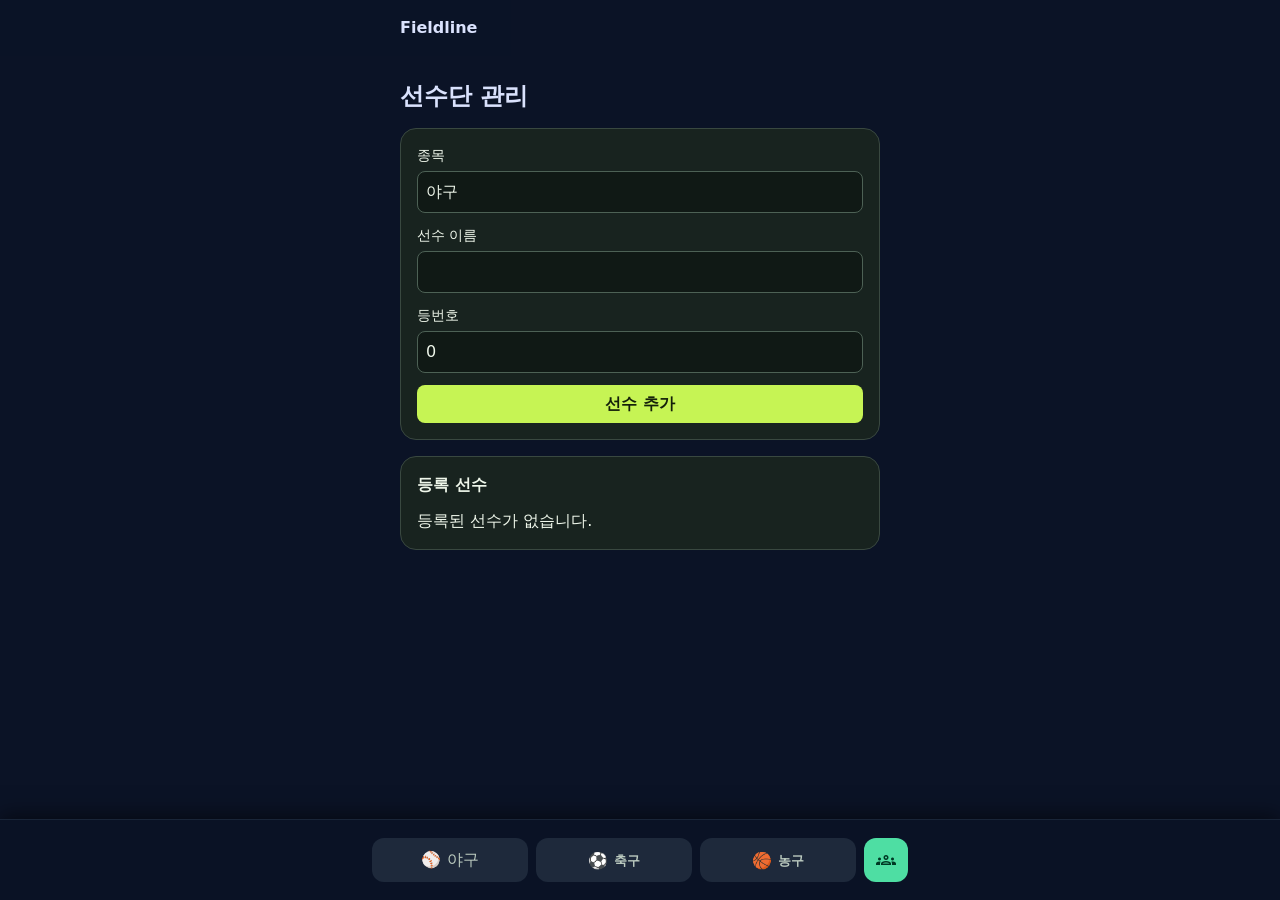
<file: roster.html>
<!DOCTYPE html>

<html class="dark" lang="ko"><head><meta charset="utf-8"/><meta content="width=device-width, initial-scale=1.0, viewport-fit=cover" name="viewport"/><meta content="mobile_tab" name="shell-type"/><link href="https://fonts.googleapis.com/css2?family=Material+Symbols+Outlined:wght,FILL@100..700,0..1&amp;display=swap" rel="stylesheet"/><link href="https://fonts.googleapis.com/css2?family=Inter:wght@400;500;600;700;800;900&amp;display=swap" rel="stylesheet"/><style>@layer base{html,body{width:100vw;margin:0;padding:0;}body{overscroll-behavior:none;}.pb-safe{padding-bottom:env(safe-area-inset-bottom,0px);}.pt-safe{padding-top:env(safe-area-inset-top,0px);}main>:first-child{margin-top:0!important;}main>:last-child{margin-bottom:0!important;}}::-webkit-scrollbar{display:none;}</style><title>Fieldline | 선수단 관리</title><link rel="stylesheet" href="./roster.css"><link rel="stylesheet" href="./fieldline.css"><script src="./fieldline.js" defer></script></head><body data-sport="roster" class="bg-surface text-on-surface">
<header class="fixed inset-x-0 top-0 z-50 bg-surface/95"><div class="mx-auto max-w-lg px-4 py-4 font-bold">Fieldline</div></header>
<main class="mx-auto max-w-lg px-4 pt-20 pb-28">
<h1 class="text-2xl font-bold">선수단 관리</h1>
<form id="roster-form" class="fieldline-card">
<label>종목<select name="sport"><option value="baseball">야구</option><option value="soccer">축구</option><option value="basketball">농구</option></select></label>
<label>선수 이름<input name="name" required maxlength="24" autocomplete="off"></label>
<label>등번호<input name="number" type="number" min="0" max="999" value="0" required></label>
<button type="submit">선수 추가</button>
</form>
<section class="fieldline-card"><h2 class="font-bold">등록 선수</h2><ul id="roster-list"></ul></section>
</main><nav class="fixed bottom-0 inset-x-0 z-50 pb-safe bg-surface/90 backdrop-blur-xl shadow-[0_-4px_20px_rgba(0,0,0,0.5)] border-t border-slate-border/40" data-active-classes="bg-primary text-on-primary font-bold shadow-md">
<div class="flex items-center justify-between gap-space-sm h-20 px-margin-mobile">
<a class="flex-1 h-11 flex items-center justify-center gap-1.5 rounded-xl transition-all bg-slate-surface text-on-surface-variant" data-path="baseball-lineup" href="./index.html">
<span class="text-base leading-none">⚾</span>
<span>야구</span>
</a>
<a class="flex-1 h-11 flex items-center justify-center gap-1.5 rounded-xl bg-slate-surface text-on-surface-variant hover:text-on-surface font-label-lg text-label-lg transition-all" data-path="soccer-lineup" href="./soccer.html">
<span class="text-base leading-none">⚽</span>
<span>축구</span>
</a>
<a class="flex-1 h-11 flex items-center justify-center gap-1.5 rounded-xl bg-slate-surface text-on-surface-variant hover:text-on-surface font-label-lg text-label-lg transition-all" data-path="basketball-lineup" href="./basketball.html">
<span class="text-base leading-none">🏀</span>
<span>농구</span>
</a>
<a aria-label="선수단 관리" aria-current="page" class="w-11 h-11 flex items-center justify-center rounded-xl bg-primary text-on-primary transition-colors" data-path="roster-management" href="./roster.html">
<span class="material-symbols-outlined text-[20px]">groups</span>
</a>
</div>
</nav></body></html>
</file>
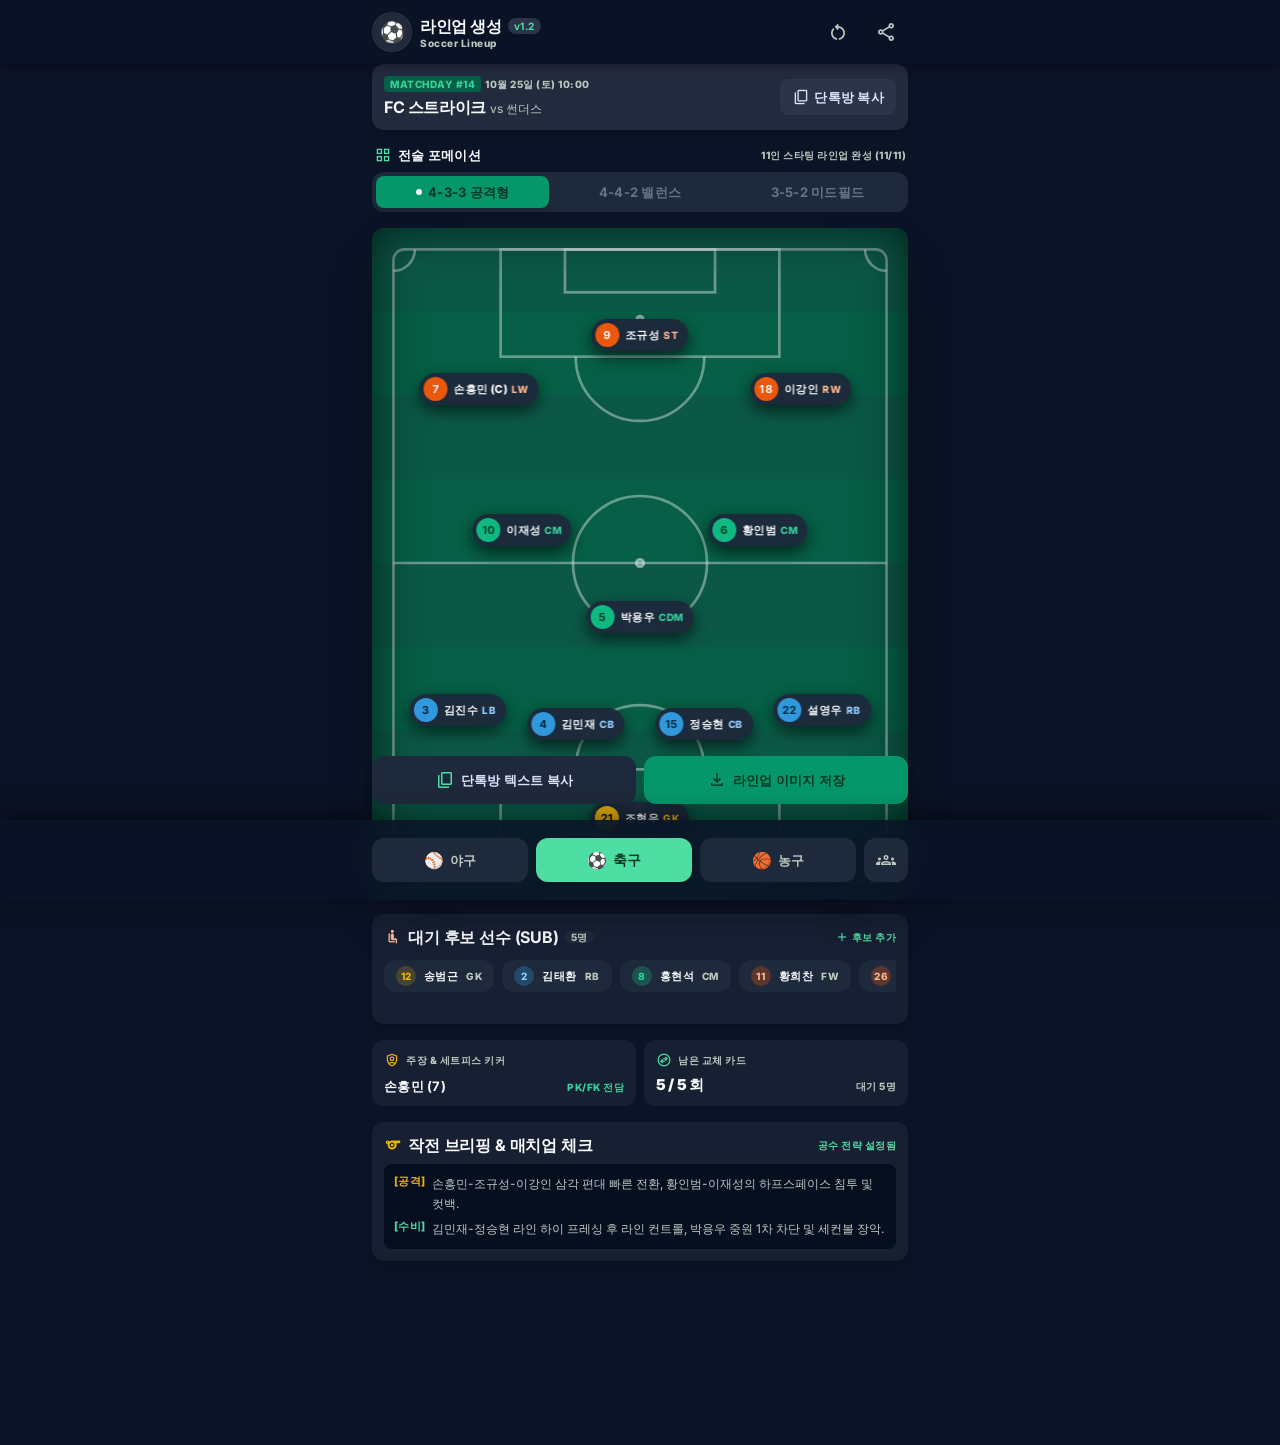
<file: soccer.html>
<!DOCTYPE html><html class="dark" lang="ko"><head><meta charset="utf-8"><meta content="width=device-width, initial-scale=1.0, viewport-fit=cover" name="viewport"><meta content="mobile_tab" name="shell-type"><link href="https://fonts.googleapis.com/css2?family=Material+Symbols+Outlined:wght,FILL@100..700,0..1&amp;display=swap" rel="stylesheet"><link href="https://fonts.googleapis.com/css2?family=Inter:wght@400;500;700;800;900&amp;display=swap" rel="stylesheet"><style>@layer base{html,body{width:100vw;margin:0;padding:0;}body{overscroll-behavior:none;}.pb-safe{padding-bottom:env(safe-area-inset-bottom,0px);}.pt-safe{padding-top:env(safe-area-inset-top,0px);}main>:first-child{margin-top:0!important;}main>:last-child{margin-bottom:0!important;}}::-webkit-scrollbar{display:none;}</style><title>Fieldline | 축구 라인업</title><link rel="stylesheet" href="./soccer.css"><link rel="stylesheet" href="./fieldline.css"><script src="./fieldline.js" defer></script></head><body data-sport="soccer" class="bg-surface text-on-surface font-body-md text-body-md flex flex-col min-h-screen select-none antialiased"><header class="fixed top-0 inset-x-0 z-50 bg-surface/90 backdrop-blur-xl pt-safe shadow-[0_1px_8px_rgba(0,0,0,0.4)]"><div class="h-16 px-margin-mobile flex items-center justify-between"><div class="flex items-center gap-space-sm"><div class="w-10 h-10 rounded-full bg-surface-container-high border border-outline-variant/40 flex items-center justify-center text-xl shadow-inner">⚽</div><div class="flex flex-col justify-center"><div class="flex items-center gap-1.5 leading-tight"><h1 class="font-headline-sm text-headline-sm text-tactical-white tracking-tight whitespace-nowrap">라인업 생성</h1><span class="px-1.5 py-0.5 rounded-full bg-surface-container-highest text-primary font-label-sm text-label-sm font-bold">v1.2</span></div><span class="font-label-sm text-label-sm text-on-surface-variant leading-tight">Soccer Lineup</span></div></div><div class="flex items-center gap-space-xs"><button aria-label="초기화" class="w-11 h-11 flex items-center justify-center rounded-xl text-on-surface-variant hover:text-on-surface hover:bg-surface-variant transition-colors" type="button"><span class="material-symbols-outlined text-[22px]">restart_alt</span></button><button aria-label="공유하기" class="w-11 h-11 flex items-center justify-center rounded-xl text-on-surface-variant hover:text-on-surface hover:bg-surface-variant transition-colors" type="button"><span class="material-symbols-outlined text-[22px]">share</span></button></div></div></header><main class="flex flex-col relative w-full pt-16 pb-28 bg-surface px-margin-mobile"><div class="flex flex-col w-full gap-space-lg">
<!-- Match Header Banner -->
<div class="relative overflow-hidden rounded-xl bg-surface-container-high p-space-md shadow-md flex items-center justify-between">
<div class="flex flex-col gap-0.5">
<div class="flex items-center gap-space-xs">
<span class="px-1.5 py-0.5 rounded bg-pitch-green text-neon-badge font-label-sm text-label-sm tracking-wider uppercase">Matchday #14</span>
<span class="text-on-surface-variant font-label-sm text-label-sm">10월 25일 (토) 10:00</span>
</div>
<div class="flex items-baseline gap-space-xs mt-0.5">
<h2 class="font-headline-sm text-headline-sm text-tactical-white tracking-tight">FC 스트라이크</h2>
<span class="text-on-surface-variant font-body-sm text-body-sm">vs 썬더스</span>
</div>
</div>
<div class="flex items-center gap-space-xs">
<button class="h-9 px-3 rounded-lg bg-surface-variant hover:bg-slate-surface text-on-surface font-label-lg text-label-lg flex items-center gap-1 transition-all active:scale-95 shadow-sm" id="tactical-share-btn" type="button"><span class="material-symbols-outlined text-[18px]">content_copy</span><span>단톡방 복사</span></button>
</div>
</div>
<!-- Formation Selector & Tactics Toggle -->
<div class="flex flex-col gap-space-sm">
<div class="flex items-center justify-between px-0.5">
<div class="flex items-center gap-1.5">
<span class="material-symbols-outlined text-primary text-[18px]">grid_view</span>
<span class="text-tactical-white font-label-lg text-label-lg">전술 포메이션</span>
</div>
<span class="text-on-surface-variant font-label-sm text-label-sm" id="formation-status-text">11인 스타팅 라인업 완성 (11/11)</span>
</div>
<!-- Segmented Control -->
<div class="grid grid-cols-3 gap-1 p-1 rounded-xl bg-slate-surface">
<button class="formation-tab-btn py-2 rounded-lg bg-pitch-turf text-on-primary font-label-lg text-label-lg shadow-md flex items-center justify-center gap-1.5 transition-all" data-formation="4-3-3" type="button">
<span class="w-1.5 h-1.5 rounded-full bg-tactical-white"></span>
<span>4-3-3 공격형</span>
</button>
<button class="formation-tab-btn py-2 rounded-lg text-slate-muted hover:text-on-surface font-label-lg text-label-lg flex items-center justify-center gap-1.5 transition-all" data-formation="4-4-2" type="button">
<span>4-4-2 밸런스</span>
</button>
<button class="formation-tab-btn py-2 rounded-lg text-slate-muted hover:text-on-surface font-label-lg text-label-lg flex items-center justify-center gap-1.5 transition-all" data-formation="3-5-2" type="button">
<span>3-5-2 미드필드</span>
</button>
</div>
</div>
<!-- Tactical Pitch View Container (4:5 Ratio) -->
<div class="relative w-full aspect-[4/5] rounded-xl overflow-hidden shadow-2xl bg-surface-container-lowest select-none">
<!-- Pitch Graphic Board Canvas -->
<div class="absolute inset-0 bg-pitch-green flex flex-col justify-between overflow-hidden">
<!-- Mown Turf Striping -->
<div class="absolute inset-0 opacity-15 flex flex-col pointer-events-none">
<div class="flex-1 bg-surface-variant"></div>
<div class="flex-1 bg-transparent"></div>
<div class="flex-1 bg-surface-variant"></div>
<div class="flex-1 bg-transparent"></div>
<div class="flex-1 bg-surface-variant"></div>
<div class="flex-1 bg-transparent"></div>
<div class="flex-1 bg-surface-variant"></div>
<div class="flex-1 bg-transparent"></div>
</div>
<!-- Pitch SVG Vector Markings -->
<svg class="absolute inset-0 w-full h-full pointer-events-none text-tactical-white/40" fill="none" stroke="currentColor" stroke-width="2" viewBox="0 0 400 500" xmlns="http://www.w3.org/2000/svg">
<!-- Outer Boundary -->
<rect height="468" rx="8" width="368" x="16" y="16"></rect>
<!-- Halfway Line -->
<line x1="16" x2="384" y1="250" y2="250"></line>
<!-- Center Circle & Spot -->
<circle cx="200" cy="250" r="50"></circle>
<circle cx="200" cy="250" fill="currentColor" r="3"></circle>
<!-- Top Penalty Box (Opponent Side) -->
<rect height="80" width="208" x="96" y="16"></rect>
<rect height="32" width="112" x="144" y="16"></rect>
<path d="M 152 96 A 48 48 0 0 0 248 96"></path>
<circle cx="200" cy="68" fill="currentColor" r="2.5"></circle>
<!-- Bottom Penalty Box (Our Side) -->
<rect height="80" width="208" x="96" y="404"></rect>
<rect height="32" width="112" x="144" y="452"></rect>
<path d="M 152 404 A 48 48 0 0 1 248 404"></path>
<circle cx="200" cy="432" fill="currentColor" r="2.5"></circle>
<!-- Corner Arcs -->
<path d="M 16 32 A 16 16 0 0 0 32 16"></path>
<path d="M 368 16 A 16 16 0 0 0 384 32"></path>
<path d="M 16 468 A 16 16 0 0 1 32 484"></path>
<path d="M 384 468 A 16 16 0 0 0 368 484"></path>
</svg>
<!-- Inner Vignette Atmosphere -->
<div class="absolute inset-0 pointer-events-none shadow-[inset_0_0_50px_rgba(0,0,0,0.65)]"></div>
</div>
<!-- Active Field Pins Container (Absolute coordinates per 4-3-3 PRD) -->
<div class="relative w-full h-full z-10" id="pitch-pins-board">
<!-- GK: 조현우 (50%, 88%) -->
<div class="player-pitch-pin absolute -translate-x-1/2 -translate-y-1/2 whitespace-nowrap cursor-pointer transition-all duration-300" data-pos-id="gk" style="left: 50%; top: 88%;">
<div class="flex items-center bg-slate-surface/95 backdrop-blur-md rounded-full shadow-[0_6px_16px_rgba(0,0,0,0.6)] pl-1 pr-2.5 py-1 gap-1.5 active:scale-95 hover:bg-slate-surface select-none">
<span class="w-6 h-6 rounded-full bg-dh-yellow text-surface-container-lowest font-stat-counter text-label-md flex items-center justify-center font-bold flex-shrink-0">21</span>
<div class="flex items-center gap-1 leading-none flex-shrink-0 whitespace-nowrap">
<span class="text-tactical-white font-label-md text-label-md">조현우</span>
<span class="text-dh-yellow font-label-sm text-label-sm">GK</span>
</div>
</div>
</div>
<!-- LB: 김진수 (16%, 72%) -->
<div class="player-pitch-pin absolute -translate-x-1/2 -translate-y-1/2 whitespace-nowrap cursor-pointer transition-all duration-300" data-pos-id="lb" style="left: 16%; top: 72%;">
<div class="flex items-center bg-slate-surface/95 backdrop-blur-md rounded-full shadow-[0_6px_16px_rgba(0,0,0,0.6)] pl-1 pr-2.5 py-1 gap-1.5 active:scale-95 hover:bg-slate-surface select-none">
<span class="w-6 h-6 rounded-full bg-secondary-container text-on-secondary-container font-stat-counter text-label-md flex items-center justify-center font-bold flex-shrink-0">3</span>
<div class="flex items-center gap-1 leading-none flex-shrink-0 whitespace-nowrap">
<span class="text-tactical-white font-label-md text-label-md">김진수</span>
<span class="text-secondary font-label-sm text-label-sm">LB</span>
</div>
</div>
</div>
<!-- L-CB: 김민재 (38%, 74%) -->
<div class="player-pitch-pin absolute -translate-x-1/2 -translate-y-1/2 whitespace-nowrap cursor-pointer transition-all duration-300" data-pos-id="lcb" style="left: 38%; top: 74%;">
<div class="flex items-center bg-slate-surface/95 backdrop-blur-md rounded-full shadow-[0_6px_16px_rgba(0,0,0,0.6)] pl-1 pr-2.5 py-1 gap-1.5 active:scale-95 hover:bg-slate-surface select-none">
<span class="w-6 h-6 rounded-full bg-secondary-container text-on-secondary-container font-stat-counter text-label-md flex items-center justify-center font-bold flex-shrink-0">4</span>
<div class="flex items-center gap-1 leading-none flex-shrink-0 whitespace-nowrap">
<span class="text-tactical-white font-label-md text-label-md">김민재</span>
<span class="text-secondary font-label-sm text-label-sm">CB</span>
</div>
</div>
</div>
<!-- R-CB: 정승현 (62%, 74%) -->
<div class="player-pitch-pin absolute -translate-x-1/2 -translate-y-1/2 whitespace-nowrap cursor-pointer transition-all duration-300" data-pos-id="rcb" style="left: 62%; top: 74%;">
<div class="flex items-center bg-slate-surface/95 backdrop-blur-md rounded-full shadow-[0_6px_16px_rgba(0,0,0,0.6)] pl-1 pr-2.5 py-1 gap-1.5 active:scale-95 hover:bg-slate-surface select-none">
<span class="w-6 h-6 rounded-full bg-secondary-container text-on-secondary-container font-stat-counter text-label-md flex items-center justify-center font-bold flex-shrink-0">15</span>
<div class="flex items-center gap-1 leading-none flex-shrink-0 whitespace-nowrap">
<span class="text-tactical-white font-label-md text-label-md">정승현</span>
<span class="text-secondary font-label-sm text-label-sm">CB</span>
</div>
</div>
</div>
<!-- RB: 설영우 (84%, 72%) -->
<div class="player-pitch-pin absolute -translate-x-1/2 -translate-y-1/2 whitespace-nowrap cursor-pointer transition-all duration-300" data-pos-id="rb" style="left: 84%; top: 72%;">
<div class="flex items-center bg-slate-surface/95 backdrop-blur-md rounded-full shadow-[0_6px_16px_rgba(0,0,0,0.6)] pl-1 pr-2.5 py-1 gap-1.5 active:scale-95 hover:bg-slate-surface select-none">
<span class="w-6 h-6 rounded-full bg-secondary-container text-on-secondary-container font-stat-counter text-label-md flex items-center justify-center font-bold flex-shrink-0">22</span>
<div class="flex items-center gap-1 leading-none flex-shrink-0 whitespace-nowrap">
<span class="text-tactical-white font-label-md text-label-md">설영우</span>
<span class="text-secondary font-label-sm text-label-sm">RB</span>
</div>
</div>
</div>
<!-- CDM: 박용우 (50%, 58%) -->
<div class="player-pitch-pin absolute -translate-x-1/2 -translate-y-1/2 whitespace-nowrap cursor-pointer transition-all duration-300" data-pos-id="cdm" style="left: 50%; top: 58%;">
<div class="flex items-center bg-slate-surface/95 backdrop-blur-md rounded-full shadow-[0_6px_16px_rgba(0,0,0,0.6)] pl-1 pr-2.5 py-1 gap-1.5 active:scale-95 hover:bg-slate-surface select-none">
<span class="w-6 h-6 rounded-full bg-primary-container text-on-primary-container font-stat-counter text-label-md flex items-center justify-center font-bold flex-shrink-0">5</span>
<div class="flex items-center gap-1 leading-none flex-shrink-0 whitespace-nowrap">
<span class="text-tactical-white font-label-md text-label-md">박용우</span>
<span class="text-neon-badge font-label-sm text-label-sm">CDM</span>
</div>
</div>
</div>
<!-- L-CM: 이재성 (28%, 45%) -->
<div class="player-pitch-pin absolute -translate-x-1/2 -translate-y-1/2 whitespace-nowrap cursor-pointer transition-all duration-300" data-pos-id="lcm" style="left: 28%; top: 45%;">
<div class="flex items-center bg-slate-surface/95 backdrop-blur-md rounded-full shadow-[0_6px_16px_rgba(0,0,0,0.6)] pl-1 pr-2.5 py-1 gap-1.5 active:scale-95 hover:bg-slate-surface select-none">
<span class="w-6 h-6 rounded-full bg-primary-container text-on-primary-container font-stat-counter text-label-md flex items-center justify-center font-bold flex-shrink-0">10</span>
<div class="flex items-center gap-1 leading-none flex-shrink-0 whitespace-nowrap">
<span class="text-tactical-white font-label-md text-label-md">이재성</span>
<span class="text-neon-badge font-label-sm text-label-sm">CM</span>
</div>
</div>
</div>
<!-- R-CM: 황인범 (72%, 45%) -->
<div class="player-pitch-pin absolute -translate-x-1/2 -translate-y-1/2 whitespace-nowrap cursor-pointer transition-all duration-300" data-pos-id="rcm" style="left: 72%; top: 45%;">
<div class="flex items-center bg-slate-surface/95 backdrop-blur-md rounded-full shadow-[0_6px_16px_rgba(0,0,0,0.6)] pl-1 pr-2.5 py-1 gap-1.5 active:scale-95 hover:bg-slate-surface select-none">
<span class="w-6 h-6 rounded-full bg-primary-container text-on-primary-container font-stat-counter text-label-md flex items-center justify-center font-bold flex-shrink-0">6</span>
<div class="flex items-center gap-1 leading-none flex-shrink-0 whitespace-nowrap">
<span class="text-tactical-white font-label-md text-label-md">황인범</span>
<span class="text-neon-badge font-label-sm text-label-sm">CM</span>
</div>
</div>
</div>
<!-- LW: 손흥민 (20%, 24%) -->
<div class="player-pitch-pin absolute -translate-x-1/2 -translate-y-1/2 whitespace-nowrap cursor-pointer transition-all duration-300" data-pos-id="lw" style="left: 20%; top: 24%;">
<div class="flex items-center bg-slate-surface/95 backdrop-blur-md rounded-full shadow-[0_6px_16px_rgba(0,0,0,0.6)] pl-1 pr-2.5 py-1 gap-1.5 active:scale-95 hover:bg-slate-surface select-none">
<span class="w-6 h-6 rounded-full bg-clay-terracotta text-tactical-white font-stat-counter text-label-md flex items-center justify-center font-bold flex-shrink-0">7</span>
<div class="flex items-center gap-1 leading-none flex-shrink-0 whitespace-nowrap">
<span class="text-tactical-white font-label-md text-label-md">손흥민 (C)</span>
<span class="text-tertiary font-label-sm text-label-sm">LW</span>
</div>
</div>
</div>
<!-- ST: 조규성 (50%, 16%) -->
<div class="player-pitch-pin absolute -translate-x-1/2 -translate-y-1/2 whitespace-nowrap cursor-pointer transition-all duration-300" data-pos-id="st" style="left: 50%; top: 16%;">
<div class="flex items-center bg-slate-surface/95 backdrop-blur-md rounded-full shadow-[0_6px_16px_rgba(0,0,0,0.6)] pl-1 pr-2.5 py-1 gap-1.5 active:scale-95 hover:bg-slate-surface select-none">
<span class="w-6 h-6 rounded-full bg-clay-terracotta text-tactical-white font-stat-counter text-label-md flex items-center justify-center font-bold flex-shrink-0">9</span>
<div class="flex items-center gap-1 leading-none flex-shrink-0 whitespace-nowrap">
<span class="text-tactical-white font-label-md text-label-md">조규성</span>
<span class="text-tertiary font-label-sm text-label-sm">ST</span>
</div>
</div>
</div>
<!-- RW: 이강인 (80%, 24%) -->
<div class="player-pitch-pin absolute -translate-x-1/2 -translate-y-1/2 whitespace-nowrap cursor-pointer transition-all duration-300" data-pos-id="rw" style="left: 80%; top: 24%;">
<div class="flex items-center bg-slate-surface/95 backdrop-blur-md rounded-full shadow-[0_6px_16px_rgba(0,0,0,0.6)] pl-1 pr-2.5 py-1 gap-1.5 active:scale-95 hover:bg-slate-surface select-none">
<span class="w-6 h-6 rounded-full bg-clay-terracotta text-tactical-white font-stat-counter text-label-md flex items-center justify-center font-bold flex-shrink-0">18</span>
<div class="flex items-center gap-1 leading-none flex-shrink-0 whitespace-nowrap">
<span class="text-tactical-white font-label-md text-label-md">이강인</span>
<span class="text-tertiary font-label-sm text-label-sm">RW</span>
</div>
</div>
</div>
</div>
<!-- Pitch Floating Helper Overlay -->
<div class="absolute bottom-2.5 right-2.5 z-20 pointer-events-none">
<span class="px-2 py-1 rounded bg-surface-container-lowest/80 backdrop-blur-md text-on-surface-variant font-label-sm text-label-sm">
        선수 핀 터치 시 후보와 교체
      </span>
</div>
</div>
<!-- Bench / Substitutes (SUB) Drawer Section -->
<div class="flex flex-col gap-space-sm bg-surface-container rounded-xl p-space-md shadow-md">
<div class="flex items-center justify-between">
<div class="flex items-center gap-1.5">
<span class="material-symbols-outlined text-tertiary text-[18px]">airline_seat_recline_normal</span>
<h3 class="font-headline-sm text-headline-sm text-tactical-white">대기 후보 선수 (SUB)</h3>
<span class="px-1.5 py-0.2 rounded-full bg-slate-surface text-on-surface-variant font-label-sm text-label-sm">5명</span>
</div>
<button class="text-primary hover:text-primary-fixed flex items-center gap-0.5 font-label-sm text-label-sm" id="add-sub-btn" type="button">
<span class="material-symbols-outlined text-[16px]">add</span>
<span>후보 추가</span>
</button>
</div>
<!-- Bench Players Horizontal Chip Slider -->
<div class="flex items-center gap-2 overflow-x-auto py-1 scroll-smooth" id="bench-chips-container">
<!-- Sub 1: 송범근 (GK) -->
<button class="sub-chip flex-shrink-0 flex items-center gap-2 px-3 py-1.5 rounded-xl bg-slate-surface hover:bg-surface-variant active:scale-95 transition-all shadow-sm" type="button">
<span class="w-5 h-5 rounded-full bg-dh-yellow/20 text-dh-yellow font-stat-counter text-label-sm flex items-center justify-center">12</span>
<span class="text-tactical-white font-label-md text-label-md">송범근</span>
<span class="text-on-surface-variant font-label-sm text-label-sm">GK</span>
</button>
<!-- Sub 2: 김태환 (DF) -->
<button class="sub-chip flex-shrink-0 flex items-center gap-2 px-3 py-1.5 rounded-xl bg-slate-surface hover:bg-surface-variant active:scale-95 transition-all shadow-sm" type="button">
<span class="w-5 h-5 rounded-full bg-secondary-container/30 text-secondary font-stat-counter text-label-sm flex items-center justify-center">2</span>
<span class="text-tactical-white font-label-md text-label-md">김태환</span>
<span class="text-on-surface-variant font-label-sm text-label-sm">RB</span>
</button>
<!-- Sub 3: 홍현석 (MF) -->
<button class="sub-chip flex-shrink-0 flex items-center gap-2 px-3 py-1.5 rounded-xl bg-slate-surface hover:bg-surface-variant active:scale-95 transition-all shadow-sm" type="button">
<span class="w-5 h-5 rounded-full bg-primary-container/30 text-neon-badge font-stat-counter text-label-sm flex items-center justify-center">8</span>
<span class="text-tactical-white font-label-md text-label-md">홍현석</span>
<span class="text-on-surface-variant font-label-sm text-label-sm">CM</span>
</button>
<!-- Sub 4: 황희찬 (FW) -->
<button class="sub-chip flex-shrink-0 flex items-center gap-2 px-3 py-1.5 rounded-xl bg-slate-surface hover:bg-surface-variant active:scale-95 transition-all shadow-sm" type="button">
<span class="w-5 h-5 rounded-full bg-clay-terracotta/30 text-tertiary font-stat-counter text-label-sm flex items-center justify-center">11</span>
<span class="text-tactical-white font-label-md text-label-md">황희찬</span>
<span class="text-on-surface-variant font-label-sm text-label-sm">FW</span>
</button>
<!-- Sub 5: 오현규 (FW) -->
<button class="sub-chip flex-shrink-0 flex items-center gap-2 px-3 py-1.5 rounded-xl bg-slate-surface hover:bg-surface-variant active:scale-95 transition-all shadow-sm" type="button">
<span class="w-5 h-5 rounded-full bg-clay-terracotta/30 text-tertiary font-stat-counter text-label-sm flex items-center justify-center">26</span>
<span class="text-tactical-white font-label-md text-label-md">오현규</span>
<span class="text-on-surface-variant font-label-sm text-label-sm">ST</span>
</button>
</div>
</div>
<!-- Tactical Summary & Quick Actions -->
<div class="grid grid-cols-2 gap-space-sm">
<div class="bg-surface-container rounded-xl p-space-md flex flex-col justify-between">
<div class="flex items-center gap-1.5 text-on-surface-variant font-label-sm text-label-sm">
<span class="material-symbols-outlined text-[16px] text-dh-yellow">shield_person</span>
<span>주장 &amp; 세트피스 키커</span>
</div>
<div class="flex items-baseline justify-between mt-2">
<span class="text-tactical-white font-label-lg text-label-lg whitespace-nowrap">손흥민 (7)</span>
<span class="text-neon-badge font-label-sm text-label-sm whitespace-nowrap">PK/FK 전담</span>
</div>
</div>
<div class="bg-surface-container rounded-xl p-space-md flex flex-col justify-between">
<div class="flex items-center gap-1.5 text-on-surface-variant font-label-sm text-label-sm">
<span class="material-symbols-outlined text-[16px] text-primary">swap_horizontal_circle</span>
<span>남은 교체 카드</span>
</div>
<div class="flex items-baseline justify-between mt-2">
<span class="text-tactical-white font-stat-counter text-stat-counter whitespace-nowrap">5 / 5 회</span>
<span class="text-on-surface-variant font-label-sm text-label-sm whitespace-nowrap">대기 5명</span>
</div>
</div>
</div>
<!-- Tactical Briefing Card -->
<div class="w-full bg-surface-container rounded-xl p-space-md shadow-md flex flex-col gap-2" id="tactical-briefing-card"><div class="flex items-center justify-between"><div class="flex items-center gap-1.5"><span class="material-symbols-outlined text-[18px] text-dh-yellow">sports</span><h4 class="font-headline-sm text-headline-sm text-tactical-white">작전 브리핑 &amp; 매치업 체크</h4></div><span class="font-label-sm text-label-sm text-primary">공수 전략 설정됨</span></div><div class="p-2.5 rounded-lg bg-surface-container-lowest text-on-surface-variant font-body-sm text-body-sm space-y-1.5 leading-relaxed"><p class="flex items-start gap-1.5"><span class="text-dh-yellow font-label-md text-label-md flex-shrink-0">[공격]</span><span>손흥민-조규성-이강인 삼각 편대 빠른 전환, 황인범-이재성의 하프스페이스 침투 및 컷백.</span></p><p class="flex items-start gap-1.5"><span class="text-primary font-label-md text-label-md flex-shrink-0">[수비]</span><span>김민재-정승현 라인 하이 프레싱 후 라인 컨트롤, 박용우 중원 1차 차단 및 세컨볼 장악.</span></p></div></div><div class="sticky bottom-24 z-30 pt-2 flex items-center gap-space-sm">
<button class="flex-1 h-12 rounded-xl bg-slate-surface hover:bg-surface-variant text-on-surface font-label-lg text-label-lg flex items-center justify-center gap-1.5 shadow-lg active:scale-95 transition-all" id="btn-export-text" type="button">
<span class="material-symbols-outlined text-[20px] text-primary">content_copy</span>
<span>단톡방 텍스트 복사</span>
</button>
<button class="flex-1 h-12 rounded-xl bg-pitch-turf hover:bg-pitch-green text-on-primary font-label-lg text-label-lg flex items-center justify-center gap-1.5 shadow-xl active:scale-95 transition-all" id="btn-export-image" type="button"><span class="material-symbols-outlined text-[20px]">download</span><span>라인업 이미지 저장</span></button>
</div>
<!-- Toast Notification Bar (Hidden by default) -->
<div class="fixed bottom-24 left-1/2 -translate-x-1/2 z-50 px-4 py-2.5 rounded-full bg-slate-surface/95 backdrop-blur-md text-tactical-white font-label-md text-label-md shadow-2xl flex items-center gap-2 pointer-events-none transition-all duration-300 opacity-0 translate-y-3" id="action-toast">
<span class="material-symbols-outlined text-primary text-[18px]" id="toast-icon">check_circle</span>
<span id="toast-message">클립보드에 라인업이 복사되었습니다.</span>
</div>
</div>
</main><nav class="fixed bottom-0 inset-x-0 z-50 pb-safe bg-surface/90 backdrop-blur-xl shadow-[0_-4px_20px_rgba(0,0,0,0.5)]" data-active-classes="bg-primary text-on-primary font-bold shadow-md"><div class="flex items-center justify-between gap-space-sm h-20 px-margin-mobile"><a class="flex-1 h-11 flex items-center justify-center gap-1.5 rounded-xl bg-slate-surface text-on-surface-variant hover:text-on-surface font-label-lg text-label-lg transition-all" data-path="baseball-lineup" href="./index.html"><span class="text-base leading-none">⚾</span><span>야구</span></a><a aria-current="page" class="flex-1 h-11 flex items-center justify-center gap-1.5 rounded-xl transition-all bg-primary text-on-primary font-bold shadow-md" data-path="soccer-lineup" href="./soccer.html"><span class="text-base leading-none">⚽</span><span>축구</span></a><a class="flex-1 h-11 flex items-center justify-center gap-1.5 rounded-xl bg-slate-surface text-on-surface-variant hover:text-on-surface font-label-lg text-label-lg transition-all" data-path="basketball-lineup" href="./basketball.html"><span class="text-base leading-none">🏀</span><span>농구</span></a><a aria-label="선수단 관리" class="w-11 h-11 flex items-center justify-center rounded-xl bg-slate-surface text-on-surface-variant hover:text-on-surface transition-colors" data-path="roster-management" href="./roster.html"><span class="material-symbols-outlined text-[20px]">groups</span></a></div></nav>


</body></html>
</file>
<file: index.css>
*, ::before, ::after {
  --tw-border-spacing-x: 0;
  --tw-border-spacing-y: 0;
  --tw-translate-x: 0;
  --tw-translate-y: 0;
  --tw-rotate: 0;
  --tw-skew-x: 0;
  --tw-skew-y: 0;
  --tw-scale-x: 1;
  --tw-scale-y: 1;
  --tw-pan-x:  ;
  --tw-pan-y:  ;
  --tw-pinch-zoom:  ;
  --tw-scroll-snap-strictness: proximity;
  --tw-gradient-from-position:  ;
  --tw-gradient-via-position:  ;
  --tw-gradient-to-position:  ;
  --tw-ordinal:  ;
  --tw-slashed-zero:  ;
  --tw-numeric-figure:  ;
  --tw-numeric-spacing:  ;
  --tw-numeric-fraction:  ;
  --tw-ring-inset:  ;
  --tw-ring-offset-width: 0px;
  --tw-ring-offset-color: #fff;
  --tw-ring-color: rgb(59 130 246 / 0.5);
  --tw-ring-offset-shadow: 0 0 #0000;
  --tw-ring-shadow: 0 0 #0000;
  --tw-shadow: 0 0 #0000;
  --tw-shadow-colored: 0 0 #0000;
  --tw-blur:  ;
  --tw-brightness:  ;
  --tw-contrast:  ;
  --tw-grayscale:  ;
  --tw-hue-rotate:  ;
  --tw-invert:  ;
  --tw-saturate:  ;
  --tw-sepia:  ;
  --tw-drop-shadow:  ;
  --tw-backdrop-blur:  ;
  --tw-backdrop-brightness:  ;
  --tw-backdrop-contrast:  ;
  --tw-backdrop-grayscale:  ;
  --tw-backdrop-hue-rotate:  ;
  --tw-backdrop-invert:  ;
  --tw-backdrop-opacity:  ;
  --tw-backdrop-saturate:  ;
  --tw-backdrop-sepia:  ;
  --tw-contain-size:  ;
  --tw-contain-layout:  ;
  --tw-contain-paint:  ;
  --tw-contain-style:  ;
}

::backdrop {
  --tw-border-spacing-x: 0;
  --tw-border-spacing-y: 0;
  --tw-translate-x: 0;
  --tw-translate-y: 0;
  --tw-rotate: 0;
  --tw-skew-x: 0;
  --tw-skew-y: 0;
  --tw-scale-x: 1;
  --tw-scale-y: 1;
  --tw-pan-x:  ;
  --tw-pan-y:  ;
  --tw-pinch-zoom:  ;
  --tw-scroll-snap-strictness: proximity;
  --tw-gradient-from-position:  ;
  --tw-gradient-via-position:  ;
  --tw-gradient-to-position:  ;
  --tw-ordinal:  ;
  --tw-slashed-zero:  ;
  --tw-numeric-figure:  ;
  --tw-numeric-spacing:  ;
  --tw-numeric-fraction:  ;
  --tw-ring-inset:  ;
  --tw-ring-offset-width: 0px;
  --tw-ring-offset-color: #fff;
  --tw-ring-color: rgb(59 130 246 / 0.5);
  --tw-ring-offset-shadow: 0 0 #0000;
  --tw-ring-shadow: 0 0 #0000;
  --tw-shadow: 0 0 #0000;
  --tw-shadow-colored: 0 0 #0000;
  --tw-blur:  ;
  --tw-brightness:  ;
  --tw-contrast:  ;
  --tw-grayscale:  ;
  --tw-hue-rotate:  ;
  --tw-invert:  ;
  --tw-saturate:  ;
  --tw-sepia:  ;
  --tw-drop-shadow:  ;
  --tw-backdrop-blur:  ;
  --tw-backdrop-brightness:  ;
  --tw-backdrop-contrast:  ;
  --tw-backdrop-grayscale:  ;
  --tw-backdrop-hue-rotate:  ;
  --tw-backdrop-invert:  ;
  --tw-backdrop-opacity:  ;
  --tw-backdrop-saturate:  ;
  --tw-backdrop-sepia:  ;
  --tw-contain-size:  ;
  --tw-contain-layout:  ;
  --tw-contain-paint:  ;
  --tw-contain-style:  ;
}/*
! tailwindcss v3.4.19 | MIT License | https://tailwindcss.com
*//*
1. Prevent padding and border from affecting element width. (https://github.com/mozdevs/cssremedy/issues/4)
2. Allow adding a border to an element by just adding a border-width. (https://github.com/tailwindcss/tailwindcss/pull/116)
*/

*,
::before,
::after {
  box-sizing: border-box; /* 1 */
  border-width: 0; /* 2 */
  border-style: solid; /* 2 */
  border-color: #e5e7eb; /* 2 */
}

::before,
::after {
  --tw-content: '';
}

/*
1. Use a consistent sensible line-height in all browsers.
2. Prevent adjustments of font size after orientation changes in iOS.
3. Use a more readable tab size.
4. Use the user's configured `sans` font-family by default.
5. Use the user's configured `sans` font-feature-settings by default.
6. Use the user's configured `sans` font-variation-settings by default.
7. Disable tap highlights on iOS
*/

html,
:host {
  line-height: 1.5; /* 1 */
  -webkit-text-size-adjust: 100%; /* 2 */
  -moz-tab-size: 4; /* 3 */
  tab-size: 4; /* 3 */
  font-family: ui-sans-serif, system-ui, sans-serif, "Apple Color Emoji", "Segoe UI Emoji", "Segoe UI Symbol", "Noto Color Emoji"; /* 4 */
  font-feature-settings: normal; /* 5 */
  font-variation-settings: normal; /* 6 */
  -webkit-tap-highlight-color: transparent; /* 7 */
}

/*
1. Remove the margin in all browsers.
2. Inherit line-height from `html` so users can set them as a class directly on the `html` element.
*/

body {
  margin: 0; /* 1 */
  line-height: inherit; /* 2 */
}

/*
1. Add the correct height in Firefox.
2. Correct the inheritance of border color in Firefox. (https://bugzilla.mozilla.org/show_bug.cgi?id=190655)
3. Ensure horizontal rules are visible by default.
*/

hr {
  height: 0; /* 1 */
  color: inherit; /* 2 */
  border-top-width: 1px; /* 3 */
}

/*
Add the correct text decoration in Chrome, Edge, and Safari.
*/

abbr:where([title]) {
  text-decoration: underline dotted;
}

/*
Remove the default font size and weight for headings.
*/

h1,
h2,
h3,
h4,
h5,
h6 {
  font-size: inherit;
  font-weight: inherit;
}

/*
Reset links to optimize for opt-in styling instead of opt-out.
*/

a {
  color: inherit;
  text-decoration: inherit;
}

/*
Add the correct font weight in Edge and Safari.
*/

b,
strong {
  font-weight: bolder;
}

/*
1. Use the user's configured `mono` font-family by default.
2. Use the user's configured `mono` font-feature-settings by default.
3. Use the user's configured `mono` font-variation-settings by default.
4. Correct the odd `em` font sizing in all browsers.
*/

code,
kbd,
samp,
pre {
  font-family: ui-monospace, SFMono-Regular, Menlo, Monaco, Consolas, "Liberation Mono", "Courier New", monospace; /* 1 */
  font-feature-settings: normal; /* 2 */
  font-variation-settings: normal; /* 3 */
  font-size: 1em; /* 4 */
}

/*
Add the correct font size in all browsers.
*/

small {
  font-size: 80%;
}

/*
Prevent `sub` and `sup` elements from affecting the line height in all browsers.
*/

sub,
sup {
  font-size: 75%;
  line-height: 0;
  position: relative;
  vertical-align: baseline;
}

sub {
  bottom: -0.25em;
}

sup {
  top: -0.5em;
}

/*
1. Remove text indentation from table contents in Chrome and Safari. (https://bugs.chromium.org/p/chromium/issues/detail?id=999088, https://bugs.webkit.org/show_bug.cgi?id=201297)
2. Correct table border color inheritance in all Chrome and Safari. (https://bugs.chromium.org/p/chromium/issues/detail?id=935729, https://bugs.webkit.org/show_bug.cgi?id=195016)
3. Remove gaps between table borders by default.
*/

table {
  text-indent: 0; /* 1 */
  border-color: inherit; /* 2 */
  border-collapse: collapse; /* 3 */
}

/*
1. Change the font styles in all browsers.
2. Remove the margin in Firefox and Safari.
3. Remove default padding in all browsers.
*/

button,
input,
optgroup,
select,
textarea {
  font-family: inherit; /* 1 */
  font-feature-settings: inherit; /* 1 */
  font-variation-settings: inherit; /* 1 */
  font-size: 100%; /* 1 */
  font-weight: inherit; /* 1 */
  line-height: inherit; /* 1 */
  letter-spacing: inherit; /* 1 */
  color: inherit; /* 1 */
  margin: 0; /* 2 */
  padding: 0; /* 3 */
}

/*
Remove the inheritance of text transform in Edge and Firefox.
*/

button,
select {
  text-transform: none;
}

/*
1. Correct the inability to style clickable types in iOS and Safari.
2. Remove default button styles.
*/

button,
input:where([type='button']),
input:where([type='reset']),
input:where([type='submit']) {
  -webkit-appearance: button; /* 1 */
  background-color: transparent; /* 2 */
  background-image: none; /* 2 */
}

/*
Use the modern Firefox focus style for all focusable elements.
*/

:-moz-focusring {
  outline: auto;
}

/*
Remove the additional `:invalid` styles in Firefox. (https://github.com/mozilla/gecko-dev/blob/2f9eacd9d3d995c937b4251a5557d95d494c9be1/layout/style/res/forms.css#L728-L737)
*/

:-moz-ui-invalid {
  box-shadow: none;
}

/*
Add the correct vertical alignment in Chrome and Firefox.
*/

progress {
  vertical-align: baseline;
}

/*
Correct the cursor style of increment and decrement buttons in Safari.
*/

::-webkit-inner-spin-button,
::-webkit-outer-spin-button {
  height: auto;
}

/*
1. Correct the odd appearance in Chrome and Safari.
2. Correct the outline style in Safari.
*/

[type='search'] {
  -webkit-appearance: textfield; /* 1 */
  outline-offset: -2px; /* 2 */
}

/*
Remove the inner padding in Chrome and Safari on macOS.
*/

::-webkit-search-decoration {
  -webkit-appearance: none;
}

/*
1. Correct the inability to style clickable types in iOS and Safari.
2. Change font properties to `inherit` in Safari.
*/

::-webkit-file-upload-button {
  -webkit-appearance: button; /* 1 */
  font: inherit; /* 2 */
}

/*
Add the correct display in Chrome and Safari.
*/

summary {
  display: list-item;
}

/*
Removes the default spacing and border for appropriate elements.
*/

blockquote,
dl,
dd,
h1,
h2,
h3,
h4,
h5,
h6,
hr,
figure,
p,
pre {
  margin: 0;
}

fieldset {
  margin: 0;
  padding: 0;
}

legend {
  padding: 0;
}

ol,
ul,
menu {
  list-style: none;
  margin: 0;
  padding: 0;
}

/*
Reset default styling for dialogs.
*/
dialog {
  padding: 0;
}

/*
Prevent resizing textareas horizontally by default.
*/

textarea {
  resize: vertical;
}

/*
1. Reset the default placeholder opacity in Firefox. (https://github.com/tailwindlabs/tailwindcss/issues/3300)
2. Set the default placeholder color to the user's configured gray 400 color.
*/

input::placeholder,
textarea::placeholder {
  opacity: 1; /* 1 */
  color: #9ca3af; /* 2 */
}

/*
Set the default cursor for buttons.
*/

button,
[role="button"] {
  cursor: pointer;
}

/*
Make sure disabled buttons don't get the pointer cursor.
*/
:disabled {
  cursor: default;
}

/*
1. Make replaced elements `display: block` by default. (https://github.com/mozdevs/cssremedy/issues/14)
2. Add `vertical-align: middle` to align replaced elements more sensibly by default. (https://github.com/jensimmons/cssremedy/issues/14#issuecomment-634934210)
   This can trigger a poorly considered lint error in some tools but is included by design.
*/

img,
svg,
video,
canvas,
audio,
iframe,
embed,
object {
  display: block; /* 1 */
  vertical-align: middle; /* 2 */
}

/*
Constrain images and videos to the parent width and preserve their intrinsic aspect ratio. (https://github.com/mozdevs/cssremedy/issues/14)
*/

img,
video {
  max-width: 100%;
  height: auto;
}

/* Make elements with the HTML hidden attribute stay hidden by default */
[hidden]:where(:not([hidden="until-found"])) {
  display: none;
}

input:where([type='text']),input:where(:not([type])),input:where([type='email']),input:where([type='url']),input:where([type='password']),input:where([type='number']),input:where([type='date']),input:where([type='datetime-local']),input:where([type='month']),input:where([type='search']),input:where([type='tel']),input:where([type='time']),input:where([type='week']),select:where([multiple]),textarea,select {
  appearance: none;
  background-color: #fff;
  border-color: #6b7280;
  border-width: 1px;
  border-radius: 0px;
  padding-top: 0.5rem;
  padding-right: 0.75rem;
  padding-bottom: 0.5rem;
  padding-left: 0.75rem;
  font-size: 1rem;
  line-height: 1.5rem;
  --tw-shadow: 0 0 #0000;
}

input:where([type='text']):focus, input:where(:not([type])):focus, input:where([type='email']):focus, input:where([type='url']):focus, input:where([type='password']):focus, input:where([type='number']):focus, input:where([type='date']):focus, input:where([type='datetime-local']):focus, input:where([type='month']):focus, input:where([type='search']):focus, input:where([type='tel']):focus, input:where([type='time']):focus, input:where([type='week']):focus, select:where([multiple]):focus, textarea:focus, select:focus {
  outline: 2px solid transparent;
  outline-offset: 2px;
  --tw-ring-inset: var(--tw-empty,/*!*/ /*!*/);
  --tw-ring-offset-width: 0px;
  --tw-ring-offset-color: #fff;
  --tw-ring-color: #2563eb;
  --tw-ring-offset-shadow: var(--tw-ring-inset) 0 0 0 var(--tw-ring-offset-width) var(--tw-ring-offset-color);
  --tw-ring-shadow: var(--tw-ring-inset) 0 0 0 calc(1px + var(--tw-ring-offset-width)) var(--tw-ring-color);
  box-shadow: var(--tw-ring-offset-shadow), var(--tw-ring-shadow), var(--tw-shadow);
  border-color: #2563eb;
}

input::placeholder,textarea::placeholder {
  color: #6b7280;
  opacity: 1;
}

::-webkit-datetime-edit-fields-wrapper {
  padding: 0;
}

::-webkit-date-and-time-value {
  min-height: 1.5em;
  text-align: inherit;
}

::-webkit-datetime-edit {
  display: inline-flex;
}

::-webkit-datetime-edit,::-webkit-datetime-edit-year-field,::-webkit-datetime-edit-month-field,::-webkit-datetime-edit-day-field,::-webkit-datetime-edit-hour-field,::-webkit-datetime-edit-minute-field,::-webkit-datetime-edit-second-field,::-webkit-datetime-edit-millisecond-field,::-webkit-datetime-edit-meridiem-field {
  padding-top: 0;
  padding-bottom: 0;
}

select {
  background-image: url("data:image/svg+xml,%3csvg xmlns='http://www.w3.org/2000/svg' fill='none' viewBox='0 0 20 20'%3e%3cpath stroke='%236b7280' stroke-linecap='round' stroke-linejoin='round' stroke-width='1.5' d='M6 8l4 4 4-4'/%3e%3c/svg%3e");
  background-position: right 0.5rem center;
  background-repeat: no-repeat;
  background-size: 1.5em 1.5em;
  padding-right: 2.5rem;
  print-color-adjust: exact;
}

select:where([multiple]),select:where([size]:not([size="1"])) {
  background-image: initial;
  background-position: initial;
  background-repeat: unset;
  background-size: initial;
  padding-right: 0.75rem;
  print-color-adjust: unset;
}

input:where([type='checkbox']),input:where([type='radio']) {
  appearance: none;
  padding: 0;
  print-color-adjust: exact;
  display: inline-block;
  vertical-align: middle;
  background-origin: border-box;
  user-select: none;
  flex-shrink: 0;
  height: 1rem;
  width: 1rem;
  color: #2563eb;
  background-color: #fff;
  border-color: #6b7280;
  border-width: 1px;
  --tw-shadow: 0 0 #0000;
}

input:where([type='checkbox']) {
  border-radius: 0px;
}

input:where([type='radio']) {
  border-radius: 100%;
}

input:where([type='checkbox']):focus,input:where([type='radio']):focus {
  outline: 2px solid transparent;
  outline-offset: 2px;
  --tw-ring-inset: var(--tw-empty,/*!*/ /*!*/);
  --tw-ring-offset-width: 2px;
  --tw-ring-offset-color: #fff;
  --tw-ring-color: #2563eb;
  --tw-ring-offset-shadow: var(--tw-ring-inset) 0 0 0 var(--tw-ring-offset-width) var(--tw-ring-offset-color);
  --tw-ring-shadow: var(--tw-ring-inset) 0 0 0 calc(2px + var(--tw-ring-offset-width)) var(--tw-ring-color);
  box-shadow: var(--tw-ring-offset-shadow), var(--tw-ring-shadow), var(--tw-shadow);
}

input:where([type='checkbox']):checked,input:where([type='radio']):checked {
  border-color: transparent;
  background-color: currentColor;
  background-size: 100% 100%;
  background-position: center;
  background-repeat: no-repeat;
}

input:where([type='checkbox']):checked {
  background-image: url("data:image/svg+xml,%3csvg viewBox='0 0 16 16' fill='white' xmlns='http://www.w3.org/2000/svg'%3e%3cpath d='M12.207 4.793a1 1 0 010 1.414l-5 5a1 1 0 01-1.414 0l-2-2a1 1 0 011.414-1.414L6.5 9.086l4.293-4.293a1 1 0 011.414 0z'/%3e%3c/svg%3e");
}

@media (forced-colors: active)  {

  input:where([type='checkbox']):checked {
    appearance: auto;
  }
}

input:where([type='radio']):checked {
  background-image: url("data:image/svg+xml,%3csvg viewBox='0 0 16 16' fill='white' xmlns='http://www.w3.org/2000/svg'%3e%3ccircle cx='8' cy='8' r='3'/%3e%3c/svg%3e");
}

@media (forced-colors: active)  {

  input:where([type='radio']):checked {
    appearance: auto;
  }
}

input:where([type='checkbox']):checked:hover,input:where([type='checkbox']):checked:focus,input:where([type='radio']):checked:hover,input:where([type='radio']):checked:focus {
  border-color: transparent;
  background-color: currentColor;
}

input:where([type='checkbox']):indeterminate {
  background-image: url("data:image/svg+xml,%3csvg xmlns='http://www.w3.org/2000/svg' fill='none' viewBox='0 0 16 16'%3e%3cpath stroke='white' stroke-linecap='round' stroke-linejoin='round' stroke-width='2' d='M4 8h8'/%3e%3c/svg%3e");
  border-color: transparent;
  background-color: currentColor;
  background-size: 100% 100%;
  background-position: center;
  background-repeat: no-repeat;
}

@media (forced-colors: active)  {

  input:where([type='checkbox']):indeterminate {
    appearance: auto;
  }
}

input:where([type='checkbox']):indeterminate:hover,input:where([type='checkbox']):indeterminate:focus {
  border-color: transparent;
  background-color: currentColor;
}

input:where([type='file']) {
  background: unset;
  border-color: inherit;
  border-width: 0;
  border-radius: 0;
  padding: 0;
  font-size: unset;
  line-height: inherit;
}

input:where([type='file']):focus {
  outline: 1px solid ButtonText;
  outline: 1px auto -webkit-focus-ring-color;
} .sr-only {
  position: absolute;
  width: 1px;
  height: 1px;
  padding: 0;
  margin: -1px;
  overflow: hidden;
  clip: rect(0, 0, 0, 0);
  white-space: nowrap;
  border-width: 0;
} .pointer-events-none {
  pointer-events: none;
} .pointer-events-auto {
  pointer-events: auto;
} .fixed {
  position: fixed;
} .absolute {
  position: absolute;
} .relative {
  position: relative;
} .sticky {
  position: sticky;
} .inset-0 {
  inset: 0px;
} .inset-x-0 {
  left: 0px;
  right: 0px;
} .inset-x-3 {
  left: 0.75rem;
  right: 0.75rem;
} .bottom-0 {
  bottom: 0px;
} .bottom-20 {
  bottom: 5rem;
} .left-1\/2 {
  left: 50%;
} .top-0 {
  top: 0px;
} .top-20 {
  top: 5rem;
} .top-3 {
  top: 0.75rem;
} .z-10 {
  z-index: 10;
} .z-20 {
  z-index: 20;
} .z-40 {
  z-index: 40;
} .z-50 {
  z-index: 50;
} .my-2 {
  margin-top: 0.5rem;
  margin-bottom: 0.5rem;
} .mb-0\.5 {
  margin-bottom: 0.125rem;
} .ml-1 {
  margin-left: 0.25rem;
} .mt-0\.5 {
  margin-top: 0.125rem;
} .mt-1 {
  margin-top: 0.25rem;
} .mt-2 {
  margin-top: 0.5rem;
} .flex {
  display: flex;
} .inline-flex {
  display: inline-flex;
} .grid {
  display: grid;
} .hidden {
  display: none;
} .aspect-\[4\/5\] {
  aspect-ratio: 4/5;
} .h-10 {
  height: 2.5rem;
} .h-11 {
  height: 2.75rem;
} .h-12 {
  height: 3rem;
} .h-16 {
  height: 4rem;
} .h-2 {
  height: 0.5rem;
} .h-2\.5 {
  height: 0.625rem;
} .h-20 {
  height: 5rem;
} .h-5 {
  height: 1.25rem;
} .h-6 {
  height: 1.5rem;
} .h-7 {
  height: 1.75rem;
} .h-9 {
  height: 2.25rem;
} .h-full {
  height: 100%;
} .min-h-screen {
  min-height: 100vh;
} .w-10 {
  width: 2.5rem;
} .w-11 {
  width: 2.75rem;
} .w-2 {
  width: 0.5rem;
} .w-2\.5 {
  width: 0.625rem;
} .w-20 {
  width: 5rem;
} .w-24 {
  width: 6rem;
} .w-5 {
  width: 1.25rem;
} .w-6 {
  width: 1.5rem;
} .w-7 {
  width: 1.75rem;
} .w-9 {
  width: 2.25rem;
} .w-full {
  width: 100%;
} .min-w-0 {
  min-width: 0px;
} .flex-1 {
  flex: 1 1 0%;
} .shrink-0 {
  flex-shrink: 0;
} .-translate-x-1\/2 {
  --tw-translate-x: -50%;
  transform: translate(var(--tw-translate-x), var(--tw-translate-y)) rotate(var(--tw-rotate)) skewX(var(--tw-skew-x)) skewY(var(--tw-skew-y)) scaleX(var(--tw-scale-x)) scaleY(var(--tw-scale-y));
} .transform {
  transform: translate(var(--tw-translate-x), var(--tw-translate-y)) rotate(var(--tw-rotate)) skewX(var(--tw-skew-x)) skewY(var(--tw-skew-y)) scaleX(var(--tw-scale-x)) scaleY(var(--tw-scale-y));
} @keyframes pulse {

  50% {
    opacity: .5;
  }
} .animate-pulse {
  animation: pulse 2s cubic-bezier(0.4, 0, 0.6, 1) infinite;
} .cursor-pointer {
  cursor: pointer;
} .select-none {
  user-select: none;
} .grid-cols-2 {
  grid-template-columns: repeat(2, minmax(0, 1fr));
} .grid-cols-3 {
  grid-template-columns: repeat(3, minmax(0, 1fr));
} .flex-col {
  flex-direction: column;
} .flex-wrap {
  flex-wrap: wrap;
} .items-start {
  align-items: flex-start;
} .items-end {
  align-items: flex-end;
} .items-center {
  align-items: center;
} .justify-center {
  justify-content: center;
} .justify-between {
  justify-content: space-between;
} .gap-0\.5 {
  gap: 0.125rem;
} .gap-1 {
  gap: 0.25rem;
} .gap-1\.5 {
  gap: 0.375rem;
} .gap-2 {
  gap: 0.5rem;
} .gap-2\.5 {
  gap: 0.625rem;
} .gap-space-md {
  gap: 0.75rem;
} .gap-space-sm {
  gap: 0.5rem;
} .gap-space-xs {
  gap: 0.25rem;
} .space-y-2 > :not([hidden]) ~ :not([hidden]) {
  --tw-space-y-reverse: 0;
  margin-top: calc(0.5rem * calc(1 - var(--tw-space-y-reverse)));
  margin-bottom: calc(0.5rem * var(--tw-space-y-reverse));
} .overflow-hidden {
  overflow: hidden;
} .truncate {
  overflow: hidden;
  text-overflow: ellipsis;
  white-space: nowrap;
} .whitespace-nowrap {
  white-space: nowrap;
} .rounded {
  border-radius: 0.25rem;
} .rounded-2xl {
  border-radius: 1rem;
} .rounded-full {
  border-radius: 9999px;
} .rounded-lg {
  border-radius: 0.5rem;
} .rounded-md {
  border-radius: 0.375rem;
} .rounded-xl {
  border-radius: 0.75rem;
} .border {
  border-width: 1px;
} .border-t {
  border-top-width: 1px;
} .border-dh-yellow\/40 {
  border-color: rgb(234 179 8 / 0.4);
} .border-primary\/20 {
  border-color: rgb(78 222 163 / 0.2);
} .border-primary\/30 {
  border-color: rgb(78 222 163 / 0.3);
} .border-primary\/40 {
  border-color: rgb(78 222 163 / 0.4);
} .border-slate-border {
  --tw-border-opacity: 1;
  border-color: rgb(51 65 85 / var(--tw-border-opacity, 1));
} .border-slate-border\/30 {
  border-color: rgb(51 65 85 / 0.3);
} .border-slate-border\/40 {
  border-color: rgb(51 65 85 / 0.4);
} .border-slate-border\/50 {
  border-color: rgb(51 65 85 / 0.5);
} .border-slate-border\/60 {
  border-color: rgb(51 65 85 / 0.6);
} .border-slate-border\/70 {
  border-color: rgb(51 65 85 / 0.7);
} .border-slate-border\/80 {
  border-color: rgb(51 65 85 / 0.8);
} .bg-clay-terracotta {
  --tw-bg-opacity: 1;
  background-color: rgb(234 88 12 / var(--tw-bg-opacity, 1));
} .bg-dh-yellow {
  --tw-bg-opacity: 1;
  background-color: rgb(234 179 8 / var(--tw-bg-opacity, 1));
} .bg-dh-yellow\/20 {
  background-color: rgb(234 179 8 / 0.2);
} .bg-pitch-green {
  --tw-bg-opacity: 1;
  background-color: rgb(6 95 70 / var(--tw-bg-opacity, 1));
} .bg-pitch-turf {
  --tw-bg-opacity: 1;
  background-color: rgb(5 150 105 / var(--tw-bg-opacity, 1));
} .bg-primary {
  --tw-bg-opacity: 1;
  background-color: rgb(78 222 163 / var(--tw-bg-opacity, 1));
} .bg-primary-container {
  --tw-bg-opacity: 1;
  background-color: rgb(16 185 129 / var(--tw-bg-opacity, 1));
} .bg-primary\/10 {
  background-color: rgb(78 222 163 / 0.1);
} .bg-primary\/15 {
  background-color: rgb(78 222 163 / 0.15);
} .bg-slate-surface {
  --tw-bg-opacity: 1;
  background-color: rgb(30 41 59 / var(--tw-bg-opacity, 1));
} .bg-slate-surface\/80 {
  background-color: rgb(30 41 59 / 0.8);
} .bg-slate-surface\/90 {
  background-color: rgb(30 41 59 / 0.9);
} .bg-slate-surface\/95 {
  background-color: rgb(30 41 59 / 0.95);
} .bg-surface {
  --tw-bg-opacity: 1;
  background-color: rgb(11 19 38 / var(--tw-bg-opacity, 1));
} .bg-surface-container {
  --tw-bg-opacity: 1;
  background-color: rgb(23 31 51 / var(--tw-bg-opacity, 1));
} .bg-surface-container-high {
  --tw-bg-opacity: 1;
  background-color: rgb(34 42 61 / var(--tw-bg-opacity, 1));
} .bg-surface-container-highest {
  --tw-bg-opacity: 1;
  background-color: rgb(45 52 73 / var(--tw-bg-opacity, 1));
} .bg-surface-container-low {
  --tw-bg-opacity: 1;
  background-color: rgb(19 27 46 / var(--tw-bg-opacity, 1));
} .bg-surface\/90 {
  background-color: rgb(11 19 38 / 0.9);
} .bg-surface\/95 {
  background-color: rgb(11 19 38 / 0.95);
} .p-2 {
  padding: 0.5rem;
} .p-2\.5 {
  padding: 0.625rem;
} .p-3 {
  padding: 0.75rem;
} .p-space-md {
  padding: 0.75rem;
} .px-1\.5 {
  padding-left: 0.375rem;
  padding-right: 0.375rem;
} .px-2 {
  padding-left: 0.5rem;
  padding-right: 0.5rem;
} .px-2\.5 {
  padding-left: 0.625rem;
  padding-right: 0.625rem;
} .px-3 {
  padding-left: 0.75rem;
  padding-right: 0.75rem;
} .px-4 {
  padding-left: 1rem;
  padding-right: 1rem;
} .px-margin-mobile {
  padding-left: 0.75rem;
  padding-right: 0.75rem;
} .px-space-sm {
  padding-left: 0.5rem;
  padding-right: 0.5rem;
} .py-0\.5 {
  padding-top: 0.125rem;
  padding-bottom: 0.125rem;
} .py-1 {
  padding-top: 0.25rem;
  padding-bottom: 0.25rem;
} .py-1\.5 {
  padding-top: 0.375rem;
  padding-bottom: 0.375rem;
} .py-2 {
  padding-top: 0.5rem;
  padding-bottom: 0.5rem;
} .pb-28 {
  padding-bottom: 7rem;
} .pt-2 {
  padding-top: 0.5rem;
} .pt-20 {
  padding-top: 5rem;
} .text-center {
  text-align: center;
} .font-body-md {
  font-family: Inter;
} .font-body-sm {
  font-family: Inter;
} .font-headline-sm {
  font-family: Inter;
} .font-label-lg {
  font-family: Inter;
} .font-label-md {
  font-family: Inter;
} .font-label-sm {
  font-family: Inter;
} .font-stat-counter {
  font-family: Inter;
} .text-\[10px\] {
  font-size: 10px;
} .text-\[11px\] {
  font-size: 11px;
} .text-\[12px\] {
  font-size: 12px;
} .text-\[13px\] {
  font-size: 13px;
} .text-\[14px\] {
  font-size: 14px;
} .text-\[16px\] {
  font-size: 16px;
} .text-\[18px\] {
  font-size: 18px;
} .text-\[20px\] {
  font-size: 20px;
} .text-\[9px\] {
  font-size: 9px;
} .text-base {
  font-size: 1rem;
  line-height: 1.5rem;
} .text-body-md {
  font-size: 14px;
  line-height: 20px;
  letter-spacing: 0em;
  font-weight: 500;
} .text-body-sm {
  font-size: 12px;
  line-height: 16px;
  letter-spacing: 0em;
  font-weight: 400;
} .text-headline-sm {
  font-size: 16px;
  line-height: 22px;
  letter-spacing: -0.01em;
  font-weight: 700;
} .text-label-lg {
  font-size: 13px;
  line-height: 16px;
  letter-spacing: 0.02em;
  font-weight: 700;
} .text-label-md {
  font-size: 11px;
  line-height: 14px;
  letter-spacing: 0.04em;
  font-weight: 800;
} .text-label-sm {
  font-size: 10px;
  line-height: 12px;
  letter-spacing: 0.05em;
  font-weight: 800;
} .text-stat-counter {
  font-size: 15px;
  line-height: 18px;
  letter-spacing: -0.02em;
  font-weight: 900;
} .font-black {
  font-weight: 900;
} .font-bold {
  font-weight: 700;
} .font-extrabold {
  font-weight: 800;
} .font-medium {
  font-weight: 500;
} .font-semibold {
  font-weight: 600;
} .leading-none {
  line-height: 1;
} .leading-relaxed {
  line-height: 1.625;
} .leading-tight {
  line-height: 1.25;
} .tracking-tight {
  letter-spacing: -0.025em;
} .tracking-wide {
  letter-spacing: 0.025em;
} .text-dh-yellow {
  --tw-text-opacity: 1;
  color: rgb(234 179 8 / var(--tw-text-opacity, 1));
} .text-hardwood-amber {
  --tw-text-opacity: 1;
  color: rgb(217 119 6 / var(--tw-text-opacity, 1));
} .text-neon-badge {
  --tw-text-opacity: 1;
  color: rgb(52 211 153 / var(--tw-text-opacity, 1));
} .text-on-primary {
  --tw-text-opacity: 1;
  color: rgb(0 56 36 / var(--tw-text-opacity, 1));
} .text-on-primary-container {
  --tw-text-opacity: 1;
  color: rgb(0 66 43 / var(--tw-text-opacity, 1));
} .text-on-surface {
  --tw-text-opacity: 1;
  color: rgb(218 226 253 / var(--tw-text-opacity, 1));
} .text-on-surface-variant {
  --tw-text-opacity: 1;
  color: rgb(187 202 191 / var(--tw-text-opacity, 1));
} .text-primary {
  --tw-text-opacity: 1;
  color: rgb(78 222 163 / var(--tw-text-opacity, 1));
} .text-slate-900 {
  --tw-text-opacity: 1;
  color: rgb(15 23 42 / var(--tw-text-opacity, 1));
} .text-slate-muted {
  --tw-text-opacity: 1;
  color: rgb(100 116 139 / var(--tw-text-opacity, 1));
} .text-tactical-white {
  --tw-text-opacity: 1;
  color: rgb(248 250 252 / var(--tw-text-opacity, 1));
} .antialiased {
  -webkit-font-smoothing: antialiased;
  -moz-osx-font-smoothing: grayscale;
} .opacity-0 {
  opacity: 0;
} .shadow-2xl {
  --tw-shadow: 0 25px 50px -12px rgb(0 0 0 / 0.25);
  --tw-shadow-colored: 0 25px 50px -12px var(--tw-shadow-color);
  box-shadow: var(--tw-ring-offset-shadow, 0 0 #0000), var(--tw-ring-shadow, 0 0 #0000), var(--tw-shadow);
} .shadow-\[0_-4px_20px_rgba\(0\2c 0\2c 0\2c 0\.5\)\] {
  --tw-shadow: 0 -4px 20px rgba(0,0,0,0.5);
  --tw-shadow-colored: 0 -4px 20px var(--tw-shadow-color);
  box-shadow: var(--tw-ring-offset-shadow, 0 0 #0000), var(--tw-ring-shadow, 0 0 #0000), var(--tw-shadow);
} .shadow-\[0_1px_8px_rgba\(0\2c 0\2c 0\2c 0\.4\)\] {
  --tw-shadow: 0 1px 8px rgba(0,0,0,0.4);
  --tw-shadow-colored: 0 1px 8px var(--tw-shadow-color);
  box-shadow: var(--tw-ring-offset-shadow, 0 0 #0000), var(--tw-ring-shadow, 0 0 #0000), var(--tw-shadow);
} .shadow-\[0_8px_30px_rgba\(0\2c 0\2c 0\2c 0\.6\)\] {
  --tw-shadow: 0 8px 30px rgba(0,0,0,0.6);
  --tw-shadow-colored: 0 8px 30px var(--tw-shadow-color);
  box-shadow: var(--tw-ring-offset-shadow, 0 0 #0000), var(--tw-ring-shadow, 0 0 #0000), var(--tw-shadow);
} .shadow-\[inset_0_0_50px_rgba\(0\2c 0\2c 0\2c 0\.6\)\] {
  --tw-shadow: inset 0 0 50px rgba(0,0,0,0.6);
  --tw-shadow-colored: inset 0 0 50px var(--tw-shadow-color);
  box-shadow: var(--tw-ring-offset-shadow, 0 0 #0000), var(--tw-ring-shadow, 0 0 #0000), var(--tw-shadow);
} .shadow-lg {
  --tw-shadow: 0 10px 15px -3px rgb(0 0 0 / 0.1), 0 4px 6px -4px rgb(0 0 0 / 0.1);
  --tw-shadow-colored: 0 10px 15px -3px var(--tw-shadow-color), 0 4px 6px -4px var(--tw-shadow-color);
  box-shadow: var(--tw-ring-offset-shadow, 0 0 #0000), var(--tw-ring-shadow, 0 0 #0000), var(--tw-shadow);
} .shadow-md {
  --tw-shadow: 0 4px 6px -1px rgb(0 0 0 / 0.1), 0 2px 4px -2px rgb(0 0 0 / 0.1);
  --tw-shadow-colored: 0 4px 6px -1px var(--tw-shadow-color), 0 2px 4px -2px var(--tw-shadow-color);
  box-shadow: var(--tw-ring-offset-shadow, 0 0 #0000), var(--tw-ring-shadow, 0 0 #0000), var(--tw-shadow);
} .shadow-sm {
  --tw-shadow: 0 1px 2px 0 rgb(0 0 0 / 0.05);
  --tw-shadow-colored: 0 1px 2px 0 var(--tw-shadow-color);
  box-shadow: var(--tw-ring-offset-shadow, 0 0 #0000), var(--tw-ring-shadow, 0 0 #0000), var(--tw-shadow);
} .shadow-xl {
  --tw-shadow: 0 20px 25px -5px rgb(0 0 0 / 0.1), 0 8px 10px -6px rgb(0 0 0 / 0.1);
  --tw-shadow-colored: 0 20px 25px -5px var(--tw-shadow-color), 0 8px 10px -6px var(--tw-shadow-color);
  box-shadow: var(--tw-ring-offset-shadow, 0 0 #0000), var(--tw-ring-shadow, 0 0 #0000), var(--tw-shadow);
} .ring-2 {
  --tw-ring-offset-shadow: var(--tw-ring-inset) 0 0 0 var(--tw-ring-offset-width) var(--tw-ring-offset-color);
  --tw-ring-shadow: var(--tw-ring-inset) 0 0 0 calc(2px + var(--tw-ring-offset-width)) var(--tw-ring-color);
  box-shadow: var(--tw-ring-offset-shadow), var(--tw-ring-shadow), var(--tw-shadow, 0 0 #0000);
} .ring-4 {
  --tw-ring-offset-shadow: var(--tw-ring-inset) 0 0 0 var(--tw-ring-offset-width) var(--tw-ring-offset-color);
  --tw-ring-shadow: var(--tw-ring-inset) 0 0 0 calc(4px + var(--tw-ring-offset-width)) var(--tw-ring-color);
  box-shadow: var(--tw-ring-offset-shadow), var(--tw-ring-shadow), var(--tw-shadow, 0 0 #0000);
} .ring-dh-yellow {
  --tw-ring-opacity: 1;
  --tw-ring-color: rgb(234 179 8 / var(--tw-ring-opacity, 1));
} .ring-primary {
  --tw-ring-opacity: 1;
  --tw-ring-color: rgb(78 222 163 / var(--tw-ring-opacity, 1));
} .ring-primary\/20 {
  --tw-ring-color: rgb(78 222 163 / 0.2);
} .filter {
  filter: var(--tw-blur) var(--tw-brightness) var(--tw-contrast) var(--tw-grayscale) var(--tw-hue-rotate) var(--tw-invert) var(--tw-saturate) var(--tw-sepia) var(--tw-drop-shadow);
} .backdrop-blur-md {
  --tw-backdrop-blur: blur(12px);
  -webkit-backdrop-filter: var(--tw-backdrop-blur) var(--tw-backdrop-brightness) var(--tw-backdrop-contrast) var(--tw-backdrop-grayscale) var(--tw-backdrop-hue-rotate) var(--tw-backdrop-invert) var(--tw-backdrop-opacity) var(--tw-backdrop-saturate) var(--tw-backdrop-sepia);
  backdrop-filter: var(--tw-backdrop-blur) var(--tw-backdrop-brightness) var(--tw-backdrop-contrast) var(--tw-backdrop-grayscale) var(--tw-backdrop-hue-rotate) var(--tw-backdrop-invert) var(--tw-backdrop-opacity) var(--tw-backdrop-saturate) var(--tw-backdrop-sepia);
} .backdrop-blur-xl {
  --tw-backdrop-blur: blur(24px);
  -webkit-backdrop-filter: var(--tw-backdrop-blur) var(--tw-backdrop-brightness) var(--tw-backdrop-contrast) var(--tw-backdrop-grayscale) var(--tw-backdrop-hue-rotate) var(--tw-backdrop-invert) var(--tw-backdrop-opacity) var(--tw-backdrop-saturate) var(--tw-backdrop-sepia);
  backdrop-filter: var(--tw-backdrop-blur) var(--tw-backdrop-brightness) var(--tw-backdrop-contrast) var(--tw-backdrop-grayscale) var(--tw-backdrop-hue-rotate) var(--tw-backdrop-invert) var(--tw-backdrop-opacity) var(--tw-backdrop-saturate) var(--tw-backdrop-sepia);
} .transition-all {
  transition-property: all;
  transition-timing-function: cubic-bezier(0.4, 0, 0.2, 1);
  transition-duration: 150ms;
} .transition-colors {
  transition-property: color, background-color, border-color, text-decoration-color, fill, stroke;
  transition-timing-function: cubic-bezier(0.4, 0, 0.2, 1);
  transition-duration: 150ms;
} .transition-opacity {
  transition-property: opacity;
  transition-timing-function: cubic-bezier(0.4, 0, 0.2, 1);
  transition-duration: 150ms;
} .transition-transform {
  transition-property: transform;
  transition-timing-function: cubic-bezier(0.4, 0, 0.2, 1);
  transition-duration: 150ms;
} .duration-300 {
  transition-duration: 300ms;
} .after\:absolute::after {
  content: var(--tw-content);
  position: absolute;
} .after\:left-\[2px\]::after {
  content: var(--tw-content);
  left: 2px;
} .after\:top-\[2px\]::after {
  content: var(--tw-content);
  top: 2px;
} .after\:h-4::after {
  content: var(--tw-content);
  height: 1rem;
} .after\:w-4::after {
  content: var(--tw-content);
  width: 1rem;
} .after\:rounded-full::after {
  content: var(--tw-content);
  border-radius: 9999px;
} .after\:bg-tactical-white::after {
  content: var(--tw-content);
  --tw-bg-opacity: 1;
  background-color: rgb(248 250 252 / var(--tw-bg-opacity, 1));
} .after\:transition-all::after {
  content: var(--tw-content);
  transition-property: all;
  transition-timing-function: cubic-bezier(0.4, 0, 0.2, 1);
  transition-duration: 150ms;
} .after\:content-\[\'\'\]::after {
  --tw-content: '';
  content: var(--tw-content);
} .hover\:bg-surface-variant:hover {
  --tw-bg-opacity: 1;
  background-color: rgb(45 52 73 / var(--tw-bg-opacity, 1));
} .hover\:text-on-surface:hover {
  --tw-text-opacity: 1;
  color: rgb(218 226 253 / var(--tw-text-opacity, 1));
} .hover\:text-primary:hover {
  --tw-text-opacity: 1;
  color: rgb(78 222 163 / var(--tw-text-opacity, 1));
} .hover\:underline:hover {
  text-decoration-line: underline;
} .focus\:bg-surface-variant:focus {
  --tw-bg-opacity: 1;
  background-color: rgb(45 52 73 / var(--tw-bg-opacity, 1));
} .focus\:outline-none:focus {
  outline: 2px solid transparent;
  outline-offset: 2px;
} .active\:scale-95:active {
  --tw-scale-x: .95;
  --tw-scale-y: .95;
  transform: translate(var(--tw-translate-x), var(--tw-translate-y)) rotate(var(--tw-rotate)) skewX(var(--tw-skew-x)) skewY(var(--tw-skew-y)) scaleX(var(--tw-scale-x)) scaleY(var(--tw-scale-y));
} .active\:bg-primary:active {
  --tw-bg-opacity: 1;
  background-color: rgb(78 222 163 / var(--tw-bg-opacity, 1));
} .active\:text-on-primary:active {
  --tw-text-opacity: 1;
  color: rgb(0 56 36 / var(--tw-text-opacity, 1));
} .peer:checked ~ .peer-checked\:bg-primary-container {
  --tw-bg-opacity: 1;
  background-color: rgb(16 185 129 / var(--tw-bg-opacity, 1));
} .peer:checked ~ .peer-checked\:after\:translate-x-full::after {
  content: var(--tw-content);
  --tw-translate-x: 100%;
  transform: translate(var(--tw-translate-x), var(--tw-translate-y)) rotate(var(--tw-rotate)) skewX(var(--tw-skew-x)) skewY(var(--tw-skew-y)) scaleX(var(--tw-scale-x)) scaleY(var(--tw-scale-y));
} .peer:checked ~ .peer-checked\:after\:border-primary-container::after {
  content: var(--tw-content);
  --tw-border-opacity: 1;
  border-color: rgb(16 185 129 / var(--tw-border-opacity, 1));
} .peer:focus ~ .peer-focus\:outline-none {
  outline: 2px solid transparent;
  outline-offset: 2px;
}
</file>
<file: fieldline.css>
html body { width: 100%; overflow-x: clip; }
body > main { max-width: 560px; margin-inline: auto; }
body > header > div, body > nav > div { max-width: 560px; margin-inline: auto; }
[data-fieldline-pin] { cursor: pointer; }
[data-fieldline-pin][aria-pressed="true"] { outline: 2px solid #b5f340; outline-offset: 3px; }
button:focus-visible, a:focus-visible, [data-fieldline-pin]:focus-visible { outline: 2px solid #c6f454; outline-offset: 3px; }
[hidden] { display: none !important; }
.fieldline-toast { position: fixed; z-index: 100; left: 50%; top: 76px; transform: translateX(-50%); max-width: calc(100% - 24px); width: max-content; border: 1px solid #465248; border-radius: 14px; background: #17231c; color: #f3f8ed; box-shadow: 0 10px 28px #0008; padding: 10px 16px; font-size: 14px; }
.fieldline-card, .fieldline-dialog { color: #eff7eb; background: #18231f; border: 1px solid #394840; border-radius: 16px; padding: 16px; }
.fieldline-card { margin-top: 16px; display: grid; gap: 12px; }
.fieldline-dialog { width: min(420px, calc(100% - 28px)); }
.fieldline-dialog::backdrop { background: #0009; }
.fieldline-dialog form { display: grid; gap: 12px; }
.fieldline-card label, .fieldline-dialog label { display: grid; gap: 5px; font-size: 14px; }
.fieldline-card input, .fieldline-card select, .fieldline-dialog input, .fieldline-dialog select, .fieldline-dialog textarea { width: 100%; border-radius: 8px; border: 1px solid #4d6155; background: #101915; color: #eff7eb; padding: 8px; }
.fieldline-card button, .fieldline-dialog button { border-radius: 8px; padding: 7px 12px; background: #c6f454; color: #14200a; font-weight: 700; }
.fieldline-dialog button[value="cancel"], #roster-list button { background: #303d35; color: #eff7eb; }
.fieldline-dialog menu { display: flex; gap: 8px; justify-content: end; }
#roster-list li { display: flex; align-items: center; justify-content: space-between; gap: 12px; padding: 8px 0; border-bottom: 1px solid #394840; }
</file>
<file: basketball.css>
*, ::before, ::after {
  --tw-border-spacing-x: 0;
  --tw-border-spacing-y: 0;
  --tw-translate-x: 0;
  --tw-translate-y: 0;
  --tw-rotate: 0;
  --tw-skew-x: 0;
  --tw-skew-y: 0;
  --tw-scale-x: 1;
  --tw-scale-y: 1;
  --tw-pan-x:  ;
  --tw-pan-y:  ;
  --tw-pinch-zoom:  ;
  --tw-scroll-snap-strictness: proximity;
  --tw-gradient-from-position:  ;
  --tw-gradient-via-position:  ;
  --tw-gradient-to-position:  ;
  --tw-ordinal:  ;
  --tw-slashed-zero:  ;
  --tw-numeric-figure:  ;
  --tw-numeric-spacing:  ;
  --tw-numeric-fraction:  ;
  --tw-ring-inset:  ;
  --tw-ring-offset-width: 0px;
  --tw-ring-offset-color: #fff;
  --tw-ring-color: rgb(59 130 246 / 0.5);
  --tw-ring-offset-shadow: 0 0 #0000;
  --tw-ring-shadow: 0 0 #0000;
  --tw-shadow: 0 0 #0000;
  --tw-shadow-colored: 0 0 #0000;
  --tw-blur:  ;
  --tw-brightness:  ;
  --tw-contrast:  ;
  --tw-grayscale:  ;
  --tw-hue-rotate:  ;
  --tw-invert:  ;
  --tw-saturate:  ;
  --tw-sepia:  ;
  --tw-drop-shadow:  ;
  --tw-backdrop-blur:  ;
  --tw-backdrop-brightness:  ;
  --tw-backdrop-contrast:  ;
  --tw-backdrop-grayscale:  ;
  --tw-backdrop-hue-rotate:  ;
  --tw-backdrop-invert:  ;
  --tw-backdrop-opacity:  ;
  --tw-backdrop-saturate:  ;
  --tw-backdrop-sepia:  ;
  --tw-contain-size:  ;
  --tw-contain-layout:  ;
  --tw-contain-paint:  ;
  --tw-contain-style:  ;
}

::backdrop {
  --tw-border-spacing-x: 0;
  --tw-border-spacing-y: 0;
  --tw-translate-x: 0;
  --tw-translate-y: 0;
  --tw-rotate: 0;
  --tw-skew-x: 0;
  --tw-skew-y: 0;
  --tw-scale-x: 1;
  --tw-scale-y: 1;
  --tw-pan-x:  ;
  --tw-pan-y:  ;
  --tw-pinch-zoom:  ;
  --tw-scroll-snap-strictness: proximity;
  --tw-gradient-from-position:  ;
  --tw-gradient-via-position:  ;
  --tw-gradient-to-position:  ;
  --tw-ordinal:  ;
  --tw-slashed-zero:  ;
  --tw-numeric-figure:  ;
  --tw-numeric-spacing:  ;
  --tw-numeric-fraction:  ;
  --tw-ring-inset:  ;
  --tw-ring-offset-width: 0px;
  --tw-ring-offset-color: #fff;
  --tw-ring-color: rgb(59 130 246 / 0.5);
  --tw-ring-offset-shadow: 0 0 #0000;
  --tw-ring-shadow: 0 0 #0000;
  --tw-shadow: 0 0 #0000;
  --tw-shadow-colored: 0 0 #0000;
  --tw-blur:  ;
  --tw-brightness:  ;
  --tw-contrast:  ;
  --tw-grayscale:  ;
  --tw-hue-rotate:  ;
  --tw-invert:  ;
  --tw-saturate:  ;
  --tw-sepia:  ;
  --tw-drop-shadow:  ;
  --tw-backdrop-blur:  ;
  --tw-backdrop-brightness:  ;
  --tw-backdrop-contrast:  ;
  --tw-backdrop-grayscale:  ;
  --tw-backdrop-hue-rotate:  ;
  --tw-backdrop-invert:  ;
  --tw-backdrop-opacity:  ;
  --tw-backdrop-saturate:  ;
  --tw-backdrop-sepia:  ;
  --tw-contain-size:  ;
  --tw-contain-layout:  ;
  --tw-contain-paint:  ;
  --tw-contain-style:  ;
}/*
! tailwindcss v3.4.19 | MIT License | https://tailwindcss.com
*//*
1. Prevent padding and border from affecting element width. (https://github.com/mozdevs/cssremedy/issues/4)
2. Allow adding a border to an element by just adding a border-width. (https://github.com/tailwindcss/tailwindcss/pull/116)
*/

*,
::before,
::after {
  box-sizing: border-box; /* 1 */
  border-width: 0; /* 2 */
  border-style: solid; /* 2 */
  border-color: #e5e7eb; /* 2 */
}

::before,
::after {
  --tw-content: '';
}

/*
1. Use a consistent sensible line-height in all browsers.
2. Prevent adjustments of font size after orientation changes in iOS.
3. Use a more readable tab size.
4. Use the user's configured `sans` font-family by default.
5. Use the user's configured `sans` font-feature-settings by default.
6. Use the user's configured `sans` font-variation-settings by default.
7. Disable tap highlights on iOS
*/

html,
:host {
  line-height: 1.5; /* 1 */
  -webkit-text-size-adjust: 100%; /* 2 */
  -moz-tab-size: 4; /* 3 */
  tab-size: 4; /* 3 */
  font-family: ui-sans-serif, system-ui, sans-serif, "Apple Color Emoji", "Segoe UI Emoji", "Segoe UI Symbol", "Noto Color Emoji"; /* 4 */
  font-feature-settings: normal; /* 5 */
  font-variation-settings: normal; /* 6 */
  -webkit-tap-highlight-color: transparent; /* 7 */
}

/*
1. Remove the margin in all browsers.
2. Inherit line-height from `html` so users can set them as a class directly on the `html` element.
*/

body {
  margin: 0; /* 1 */
  line-height: inherit; /* 2 */
}

/*
1. Add the correct height in Firefox.
2. Correct the inheritance of border color in Firefox. (https://bugzilla.mozilla.org/show_bug.cgi?id=190655)
3. Ensure horizontal rules are visible by default.
*/

hr {
  height: 0; /* 1 */
  color: inherit; /* 2 */
  border-top-width: 1px; /* 3 */
}

/*
Add the correct text decoration in Chrome, Edge, and Safari.
*/

abbr:where([title]) {
  text-decoration: underline dotted;
}

/*
Remove the default font size and weight for headings.
*/

h1,
h2,
h3,
h4,
h5,
h6 {
  font-size: inherit;
  font-weight: inherit;
}

/*
Reset links to optimize for opt-in styling instead of opt-out.
*/

a {
  color: inherit;
  text-decoration: inherit;
}

/*
Add the correct font weight in Edge and Safari.
*/

b,
strong {
  font-weight: bolder;
}

/*
1. Use the user's configured `mono` font-family by default.
2. Use the user's configured `mono` font-feature-settings by default.
3. Use the user's configured `mono` font-variation-settings by default.
4. Correct the odd `em` font sizing in all browsers.
*/

code,
kbd,
samp,
pre {
  font-family: ui-monospace, SFMono-Regular, Menlo, Monaco, Consolas, "Liberation Mono", "Courier New", monospace; /* 1 */
  font-feature-settings: normal; /* 2 */
  font-variation-settings: normal; /* 3 */
  font-size: 1em; /* 4 */
}

/*
Add the correct font size in all browsers.
*/

small {
  font-size: 80%;
}

/*
Prevent `sub` and `sup` elements from affecting the line height in all browsers.
*/

sub,
sup {
  font-size: 75%;
  line-height: 0;
  position: relative;
  vertical-align: baseline;
}

sub {
  bottom: -0.25em;
}

sup {
  top: -0.5em;
}

/*
1. Remove text indentation from table contents in Chrome and Safari. (https://bugs.chromium.org/p/chromium/issues/detail?id=999088, https://bugs.webkit.org/show_bug.cgi?id=201297)
2. Correct table border color inheritance in all Chrome and Safari. (https://bugs.chromium.org/p/chromium/issues/detail?id=935729, https://bugs.webkit.org/show_bug.cgi?id=195016)
3. Remove gaps between table borders by default.
*/

table {
  text-indent: 0; /* 1 */
  border-color: inherit; /* 2 */
  border-collapse: collapse; /* 3 */
}

/*
1. Change the font styles in all browsers.
2. Remove the margin in Firefox and Safari.
3. Remove default padding in all browsers.
*/

button,
input,
optgroup,
select,
textarea {
  font-family: inherit; /* 1 */
  font-feature-settings: inherit; /* 1 */
  font-variation-settings: inherit; /* 1 */
  font-size: 100%; /* 1 */
  font-weight: inherit; /* 1 */
  line-height: inherit; /* 1 */
  letter-spacing: inherit; /* 1 */
  color: inherit; /* 1 */
  margin: 0; /* 2 */
  padding: 0; /* 3 */
}

/*
Remove the inheritance of text transform in Edge and Firefox.
*/

button,
select {
  text-transform: none;
}

/*
1. Correct the inability to style clickable types in iOS and Safari.
2. Remove default button styles.
*/

button,
input:where([type='button']),
input:where([type='reset']),
input:where([type='submit']) {
  -webkit-appearance: button; /* 1 */
  background-color: transparent; /* 2 */
  background-image: none; /* 2 */
}

/*
Use the modern Firefox focus style for all focusable elements.
*/

:-moz-focusring {
  outline: auto;
}

/*
Remove the additional `:invalid` styles in Firefox. (https://github.com/mozilla/gecko-dev/blob/2f9eacd9d3d995c937b4251a5557d95d494c9be1/layout/style/res/forms.css#L728-L737)
*/

:-moz-ui-invalid {
  box-shadow: none;
}

/*
Add the correct vertical alignment in Chrome and Firefox.
*/

progress {
  vertical-align: baseline;
}

/*
Correct the cursor style of increment and decrement buttons in Safari.
*/

::-webkit-inner-spin-button,
::-webkit-outer-spin-button {
  height: auto;
}

/*
1. Correct the odd appearance in Chrome and Safari.
2. Correct the outline style in Safari.
*/

[type='search'] {
  -webkit-appearance: textfield; /* 1 */
  outline-offset: -2px; /* 2 */
}

/*
Remove the inner padding in Chrome and Safari on macOS.
*/

::-webkit-search-decoration {
  -webkit-appearance: none;
}

/*
1. Correct the inability to style clickable types in iOS and Safari.
2. Change font properties to `inherit` in Safari.
*/

::-webkit-file-upload-button {
  -webkit-appearance: button; /* 1 */
  font: inherit; /* 2 */
}

/*
Add the correct display in Chrome and Safari.
*/

summary {
  display: list-item;
}

/*
Removes the default spacing and border for appropriate elements.
*/

blockquote,
dl,
dd,
h1,
h2,
h3,
h4,
h5,
h6,
hr,
figure,
p,
pre {
  margin: 0;
}

fieldset {
  margin: 0;
  padding: 0;
}

legend {
  padding: 0;
}

ol,
ul,
menu {
  list-style: none;
  margin: 0;
  padding: 0;
}

/*
Reset default styling for dialogs.
*/
dialog {
  padding: 0;
}

/*
Prevent resizing textareas horizontally by default.
*/

textarea {
  resize: vertical;
}

/*
1. Reset the default placeholder opacity in Firefox. (https://github.com/tailwindlabs/tailwindcss/issues/3300)
2. Set the default placeholder color to the user's configured gray 400 color.
*/

input::placeholder,
textarea::placeholder {
  opacity: 1; /* 1 */
  color: #9ca3af; /* 2 */
}

/*
Set the default cursor for buttons.
*/

button,
[role="button"] {
  cursor: pointer;
}

/*
Make sure disabled buttons don't get the pointer cursor.
*/
:disabled {
  cursor: default;
}

/*
1. Make replaced elements `display: block` by default. (https://github.com/mozdevs/cssremedy/issues/14)
2. Add `vertical-align: middle` to align replaced elements more sensibly by default. (https://github.com/jensimmons/cssremedy/issues/14#issuecomment-634934210)
   This can trigger a poorly considered lint error in some tools but is included by design.
*/

img,
svg,
video,
canvas,
audio,
iframe,
embed,
object {
  display: block; /* 1 */
  vertical-align: middle; /* 2 */
}

/*
Constrain images and videos to the parent width and preserve their intrinsic aspect ratio. (https://github.com/mozdevs/cssremedy/issues/14)
*/

img,
video {
  max-width: 100%;
  height: auto;
}

/* Make elements with the HTML hidden attribute stay hidden by default */
[hidden]:where(:not([hidden="until-found"])) {
  display: none;
}

input:where([type='text']),input:where(:not([type])),input:where([type='email']),input:where([type='url']),input:where([type='password']),input:where([type='number']),input:where([type='date']),input:where([type='datetime-local']),input:where([type='month']),input:where([type='search']),input:where([type='tel']),input:where([type='time']),input:where([type='week']),select:where([multiple]),textarea,select {
  appearance: none;
  background-color: #fff;
  border-color: #6b7280;
  border-width: 1px;
  border-radius: 0px;
  padding-top: 0.5rem;
  padding-right: 0.75rem;
  padding-bottom: 0.5rem;
  padding-left: 0.75rem;
  font-size: 1rem;
  line-height: 1.5rem;
  --tw-shadow: 0 0 #0000;
}

input:where([type='text']):focus, input:where(:not([type])):focus, input:where([type='email']):focus, input:where([type='url']):focus, input:where([type='password']):focus, input:where([type='number']):focus, input:where([type='date']):focus, input:where([type='datetime-local']):focus, input:where([type='month']):focus, input:where([type='search']):focus, input:where([type='tel']):focus, input:where([type='time']):focus, input:where([type='week']):focus, select:where([multiple]):focus, textarea:focus, select:focus {
  outline: 2px solid transparent;
  outline-offset: 2px;
  --tw-ring-inset: var(--tw-empty,/*!*/ /*!*/);
  --tw-ring-offset-width: 0px;
  --tw-ring-offset-color: #fff;
  --tw-ring-color: #2563eb;
  --tw-ring-offset-shadow: var(--tw-ring-inset) 0 0 0 var(--tw-ring-offset-width) var(--tw-ring-offset-color);
  --tw-ring-shadow: var(--tw-ring-inset) 0 0 0 calc(1px + var(--tw-ring-offset-width)) var(--tw-ring-color);
  box-shadow: var(--tw-ring-offset-shadow), var(--tw-ring-shadow), var(--tw-shadow);
  border-color: #2563eb;
}

input::placeholder,textarea::placeholder {
  color: #6b7280;
  opacity: 1;
}

::-webkit-datetime-edit-fields-wrapper {
  padding: 0;
}

::-webkit-date-and-time-value {
  min-height: 1.5em;
  text-align: inherit;
}

::-webkit-datetime-edit {
  display: inline-flex;
}

::-webkit-datetime-edit,::-webkit-datetime-edit-year-field,::-webkit-datetime-edit-month-field,::-webkit-datetime-edit-day-field,::-webkit-datetime-edit-hour-field,::-webkit-datetime-edit-minute-field,::-webkit-datetime-edit-second-field,::-webkit-datetime-edit-millisecond-field,::-webkit-datetime-edit-meridiem-field {
  padding-top: 0;
  padding-bottom: 0;
}

select {
  background-image: url("data:image/svg+xml,%3csvg xmlns='http://www.w3.org/2000/svg' fill='none' viewBox='0 0 20 20'%3e%3cpath stroke='%236b7280' stroke-linecap='round' stroke-linejoin='round' stroke-width='1.5' d='M6 8l4 4 4-4'/%3e%3c/svg%3e");
  background-position: right 0.5rem center;
  background-repeat: no-repeat;
  background-size: 1.5em 1.5em;
  padding-right: 2.5rem;
  print-color-adjust: exact;
}

select:where([multiple]),select:where([size]:not([size="1"])) {
  background-image: initial;
  background-position: initial;
  background-repeat: unset;
  background-size: initial;
  padding-right: 0.75rem;
  print-color-adjust: unset;
}

input:where([type='checkbox']),input:where([type='radio']) {
  appearance: none;
  padding: 0;
  print-color-adjust: exact;
  display: inline-block;
  vertical-align: middle;
  background-origin: border-box;
  user-select: none;
  flex-shrink: 0;
  height: 1rem;
  width: 1rem;
  color: #2563eb;
  background-color: #fff;
  border-color: #6b7280;
  border-width: 1px;
  --tw-shadow: 0 0 #0000;
}

input:where([type='checkbox']) {
  border-radius: 0px;
}

input:where([type='radio']) {
  border-radius: 100%;
}

input:where([type='checkbox']):focus,input:where([type='radio']):focus {
  outline: 2px solid transparent;
  outline-offset: 2px;
  --tw-ring-inset: var(--tw-empty,/*!*/ /*!*/);
  --tw-ring-offset-width: 2px;
  --tw-ring-offset-color: #fff;
  --tw-ring-color: #2563eb;
  --tw-ring-offset-shadow: var(--tw-ring-inset) 0 0 0 var(--tw-ring-offset-width) var(--tw-ring-offset-color);
  --tw-ring-shadow: var(--tw-ring-inset) 0 0 0 calc(2px + var(--tw-ring-offset-width)) var(--tw-ring-color);
  box-shadow: var(--tw-ring-offset-shadow), var(--tw-ring-shadow), var(--tw-shadow);
}

input:where([type='checkbox']):checked,input:where([type='radio']):checked {
  border-color: transparent;
  background-color: currentColor;
  background-size: 100% 100%;
  background-position: center;
  background-repeat: no-repeat;
}

input:where([type='checkbox']):checked {
  background-image: url("data:image/svg+xml,%3csvg viewBox='0 0 16 16' fill='white' xmlns='http://www.w3.org/2000/svg'%3e%3cpath d='M12.207 4.793a1 1 0 010 1.414l-5 5a1 1 0 01-1.414 0l-2-2a1 1 0 011.414-1.414L6.5 9.086l4.293-4.293a1 1 0 011.414 0z'/%3e%3c/svg%3e");
}

@media (forced-colors: active)  {

  input:where([type='checkbox']):checked {
    appearance: auto;
  }
}

input:where([type='radio']):checked {
  background-image: url("data:image/svg+xml,%3csvg viewBox='0 0 16 16' fill='white' xmlns='http://www.w3.org/2000/svg'%3e%3ccircle cx='8' cy='8' r='3'/%3e%3c/svg%3e");
}

@media (forced-colors: active)  {

  input:where([type='radio']):checked {
    appearance: auto;
  }
}

input:where([type='checkbox']):checked:hover,input:where([type='checkbox']):checked:focus,input:where([type='radio']):checked:hover,input:where([type='radio']):checked:focus {
  border-color: transparent;
  background-color: currentColor;
}

input:where([type='checkbox']):indeterminate {
  background-image: url("data:image/svg+xml,%3csvg xmlns='http://www.w3.org/2000/svg' fill='none' viewBox='0 0 16 16'%3e%3cpath stroke='white' stroke-linecap='round' stroke-linejoin='round' stroke-width='2' d='M4 8h8'/%3e%3c/svg%3e");
  border-color: transparent;
  background-color: currentColor;
  background-size: 100% 100%;
  background-position: center;
  background-repeat: no-repeat;
}

@media (forced-colors: active)  {

  input:where([type='checkbox']):indeterminate {
    appearance: auto;
  }
}

input:where([type='checkbox']):indeterminate:hover,input:where([type='checkbox']):indeterminate:focus {
  border-color: transparent;
  background-color: currentColor;
}

input:where([type='file']) {
  background: unset;
  border-color: inherit;
  border-width: 0;
  border-radius: 0;
  padding: 0;
  font-size: unset;
  line-height: inherit;
}

input:where([type='file']):focus {
  outline: 1px solid ButtonText;
  outline: 1px auto -webkit-focus-ring-color;
} .pointer-events-none {
  pointer-events: none;
} .pointer-events-auto {
  pointer-events: auto;
} .fixed {
  position: fixed;
} .absolute {
  position: absolute;
} .relative {
  position: relative;
} .sticky {
  position: sticky;
} .inset-0 {
  inset: 0px;
} .inset-x-0 {
  left: 0px;
  right: 0px;
} .inset-x-2\.5 {
  left: 0.625rem;
  right: 0.625rem;
} .inset-x-4 {
  left: 1rem;
  right: 1rem;
} .bottom-0 {
  bottom: 0px;
} .bottom-2\.5 {
  bottom: 0.625rem;
} .top-0 {
  top: 0px;
} .top-2\.5 {
  top: 0.625rem;
} .top-20 {
  top: 5rem;
} .z-10 {
  z-index: 10;
} .z-20 {
  z-index: 20;
} .z-30 {
  z-index: 30;
} .z-50 {
  z-index: 50;
} .my-2 {
  margin-top: 0.5rem;
  margin-bottom: 0.5rem;
} .mt-1 {
  margin-top: 0.25rem;
} .mt-1\.5 {
  margin-top: 0.375rem;
} .mt-2 {
  margin-top: 0.5rem;
} .mt-2\.5 {
  margin-top: 0.625rem;
} .flex {
  display: flex;
} .grid {
  display: grid;
} .hidden {
  display: none;
} .aspect-\[4\/5\] {
  aspect-ratio: 4/5;
} .h-1 {
  height: 0.25rem;
} .h-11 {
  height: 2.75rem;
} .h-12 {
  height: 3rem;
} .h-16 {
  height: 4rem;
} .h-2 {
  height: 0.5rem;
} .h-2\.5 {
  height: 0.625rem;
} .h-20 {
  height: 5rem;
} .h-6 {
  height: 1.5rem;
} .h-7 {
  height: 1.75rem;
} .h-9 {
  height: 2.25rem;
} .h-full {
  height: 100%;
} .min-h-screen {
  min-height: 100vh;
} .w-11 {
  width: 2.75rem;
} .w-2 {
  width: 0.5rem;
} .w-2\.5 {
  width: 0.625rem;
} .w-6 {
  width: 1.5rem;
} .w-7 {
  width: 1.75rem;
} .w-9 {
  width: 2.25rem;
} .w-\[40\%\] {
  width: 40%;
} .w-full {
  width: 100%;
} .min-w-0 {
  min-width: 0px;
} .flex-1 {
  flex: 1 1 0%;
} .shrink-0 {
  flex-shrink: 0;
} .-translate-y-6 {
  --tw-translate-y: -1.5rem;
  transform: translate(var(--tw-translate-x), var(--tw-translate-y)) rotate(var(--tw-rotate)) skewX(var(--tw-skew-x)) skewY(var(--tw-skew-y)) scaleX(var(--tw-scale-x)) scaleY(var(--tw-scale-y));
} .translate-y-0 {
  --tw-translate-y: 0px;
  transform: translate(var(--tw-translate-x), var(--tw-translate-y)) rotate(var(--tw-rotate)) skewX(var(--tw-skew-x)) skewY(var(--tw-skew-y)) scaleX(var(--tw-scale-x)) scaleY(var(--tw-scale-y));
} .transform {
  transform: translate(var(--tw-translate-x), var(--tw-translate-y)) rotate(var(--tw-rotate)) skewX(var(--tw-skew-x)) skewY(var(--tw-skew-y)) scaleX(var(--tw-scale-x)) scaleY(var(--tw-scale-y));
} @keyframes pulse {

  50% {
    opacity: .5;
  }
} .animate-pulse {
  animation: pulse 2s cubic-bezier(0.4, 0, 0.6, 1) infinite;
} .cursor-pointer {
  cursor: pointer;
} .select-none {
  user-select: none;
} .grid-cols-2 {
  grid-template-columns: repeat(2, minmax(0, 1fr));
} .grid-cols-3 {
  grid-template-columns: repeat(3, minmax(0, 1fr));
} .flex-col {
  flex-direction: column;
} .flex-wrap {
  flex-wrap: wrap;
} .items-start {
  align-items: flex-start;
} .items-center {
  align-items: center;
} .items-baseline {
  align-items: baseline;
} .justify-center {
  justify-content: center;
} .justify-between {
  justify-content: space-between;
} .gap-1 {
  gap: 0.25rem;
} .gap-1\.5 {
  gap: 0.375rem;
} .gap-2 {
  gap: 0.5rem;
} .gap-2\.5 {
  gap: 0.625rem;
} .gap-space-sm {
  gap: 0.5rem;
} .gap-space-xs {
  gap: 0.25rem;
} .space-y-1\.5 > :not([hidden]) ~ :not([hidden]) {
  --tw-space-y-reverse: 0;
  margin-top: calc(0.375rem * calc(1 - var(--tw-space-y-reverse)));
  margin-bottom: calc(0.375rem * var(--tw-space-y-reverse));
} .space-y-2 > :not([hidden]) ~ :not([hidden]) {
  --tw-space-y-reverse: 0;
  margin-top: calc(0.5rem * calc(1 - var(--tw-space-y-reverse)));
  margin-bottom: calc(0.5rem * var(--tw-space-y-reverse));
} .space-y-2\.5 > :not([hidden]) ~ :not([hidden]) {
  --tw-space-y-reverse: 0;
  margin-top: calc(0.625rem * calc(1 - var(--tw-space-y-reverse)));
  margin-bottom: calc(0.625rem * var(--tw-space-y-reverse));
} .space-y-4 > :not([hidden]) ~ :not([hidden]) {
  --tw-space-y-reverse: 0;
  margin-top: calc(1rem * calc(1 - var(--tw-space-y-reverse)));
  margin-bottom: calc(1rem * var(--tw-space-y-reverse));
} .overflow-hidden {
  overflow: hidden;
} .truncate {
  overflow: hidden;
  text-overflow: ellipsis;
  white-space: nowrap;
} .whitespace-nowrap {
  white-space: nowrap;
} .rounded {
  border-radius: 0.25rem;
} .rounded-full {
  border-radius: 9999px;
} .rounded-lg {
  border-radius: 0.5rem;
} .rounded-xl {
  border-radius: 0.75rem;
} .bg-clay-terracotta {
  --tw-bg-opacity: 1;
  background-color: rgb(234 88 12 / var(--tw-bg-opacity, 1));
} .bg-dh-yellow {
  --tw-bg-opacity: 1;
  background-color: rgb(234 179 8 / var(--tw-bg-opacity, 1));
} .bg-hardwood-amber {
  --tw-bg-opacity: 1;
  background-color: rgb(217 119 6 / var(--tw-bg-opacity, 1));
} .bg-hardwood-amber\/20 {
  background-color: rgb(217 119 6 / 0.2);
} .bg-neon-badge {
  --tw-bg-opacity: 1;
  background-color: rgb(52 211 153 / var(--tw-bg-opacity, 1));
} .bg-pitch-turf {
  --tw-bg-opacity: 1;
  background-color: rgb(5 150 105 / var(--tw-bg-opacity, 1));
} .bg-primary {
  --tw-bg-opacity: 1;
  background-color: rgb(78 222 163 / var(--tw-bg-opacity, 1));
} .bg-secondary-container {
  --tw-bg-opacity: 1;
  background-color: rgb(49 152 220 / var(--tw-bg-opacity, 1));
} .bg-slate-surface {
  --tw-bg-opacity: 1;
  background-color: rgb(30 41 59 / var(--tw-bg-opacity, 1));
} .bg-surface {
  --tw-bg-opacity: 1;
  background-color: rgb(11 19 38 / var(--tw-bg-opacity, 1));
} .bg-surface-container {
  --tw-bg-opacity: 1;
  background-color: rgb(23 31 51 / var(--tw-bg-opacity, 1));
} .bg-surface-container-high {
  --tw-bg-opacity: 1;
  background-color: rgb(34 42 61 / var(--tw-bg-opacity, 1));
} .bg-surface-container-high\/60 {
  background-color: rgb(34 42 61 / 0.6);
} .bg-surface-container-high\/95 {
  background-color: rgb(34 42 61 / 0.95);
} .bg-surface-container-highest {
  --tw-bg-opacity: 1;
  background-color: rgb(45 52 73 / var(--tw-bg-opacity, 1));
} .bg-surface-container-low {
  --tw-bg-opacity: 1;
  background-color: rgb(19 27 46 / var(--tw-bg-opacity, 1));
} .bg-surface-container-lowest {
  --tw-bg-opacity: 1;
  background-color: rgb(6 14 32 / var(--tw-bg-opacity, 1));
} .bg-surface-container\/90 {
  background-color: rgb(23 31 51 / 0.9);
} .bg-surface-variant {
  --tw-bg-opacity: 1;
  background-color: rgb(45 52 73 / var(--tw-bg-opacity, 1));
} .bg-surface\/90 {
  background-color: rgb(11 19 38 / 0.9);
} .bg-\[radial-gradient\(\#d97706_1px\2c transparent_1px\)\] {
  background-image: radial-gradient(#d97706 1px,transparent 1px);
} .bg-gradient-to-b {
  background-image: linear-gradient(to bottom, var(--tw-gradient-stops));
} .bg-gradient-to-r {
  background-image: linear-gradient(to right, var(--tw-gradient-stops));
} .bg-gradient-to-t {
  background-image: linear-gradient(to top, var(--tw-gradient-stops));
} .from-\[\#1c130c\] {
  --tw-gradient-from: #1c130c var(--tw-gradient-from-position);
  --tw-gradient-to: rgb(28 19 12 / 0) var(--tw-gradient-to-position);
  --tw-gradient-stops: var(--tw-gradient-from), var(--tw-gradient-to);
} .from-primary-container {
  --tw-gradient-from: #10b981 var(--tw-gradient-from-position);
  --tw-gradient-to: rgb(16 185 129 / 0) var(--tw-gradient-to-position);
  --tw-gradient-stops: var(--tw-gradient-from), var(--tw-gradient-to);
} .from-surface {
  --tw-gradient-from: #0b1326 var(--tw-gradient-from-position);
  --tw-gradient-to: rgb(11 19 38 / 0) var(--tw-gradient-to-position);
  --tw-gradient-stops: var(--tw-gradient-from), var(--tw-gradient-to);
} .via-\[\#22160d\] {
  --tw-gradient-to: rgb(34 22 13 / 0)  var(--tw-gradient-to-position);
  --tw-gradient-stops: var(--tw-gradient-from), #22160d var(--tw-gradient-via-position), var(--tw-gradient-to);
} .via-surface\/95 {
  --tw-gradient-to: rgb(11 19 38 / 0)  var(--tw-gradient-to-position);
  --tw-gradient-stops: var(--tw-gradient-from), rgb(11 19 38 / 0.95) var(--tw-gradient-via-position), var(--tw-gradient-to);
} .to-\[\#120a05\] {
  --tw-gradient-to: #120a05 var(--tw-gradient-to-position);
} .to-pitch-turf {
  --tw-gradient-to: #059669 var(--tw-gradient-to-position);
} .to-transparent {
  --tw-gradient-to: transparent var(--tw-gradient-to-position);
} .fill-hardwood-amber\/10 {
  fill: rgb(217 119 6 / 0.1);
} .stroke-\[\#f8fafc\]\/30 {
  stroke: rgb(248 250 252 / 0.3);
} .stroke-hardwood-amber\/50 {
  stroke: rgb(217 119 6 / 0.5);
} .stroke-tactical-white\/20 {
  stroke: rgb(248 250 252 / 0.2);
} .stroke-tactical-white\/25 {
  stroke: rgb(248 250 252 / 0.25);
} .stroke-tactical-white\/30 {
  stroke: rgb(248 250 252 / 0.3);
} .stroke-tactical-white\/35 {
  stroke: rgb(248 250 252 / 0.35);
} .stroke-tactical-white\/40 {
  stroke: rgb(248 250 252 / 0.4);
} .p-1 {
  padding: 0.25rem;
} .p-2\.5 {
  padding: 0.625rem;
} .p-3 {
  padding: 0.75rem;
} .px-1\.5 {
  padding-left: 0.375rem;
  padding-right: 0.375rem;
} .px-2 {
  padding-left: 0.5rem;
  padding-right: 0.5rem;
} .px-2\.5 {
  padding-left: 0.625rem;
  padding-right: 0.625rem;
} .px-3 {
  padding-left: 0.75rem;
  padding-right: 0.75rem;
} .px-4 {
  padding-left: 1rem;
  padding-right: 1rem;
} .px-margin-mobile {
  padding-left: 0.75rem;
  padding-right: 0.75rem;
} .py-0\.5 {
  padding-top: 0.125rem;
  padding-bottom: 0.125rem;
} .py-1 {
  padding-top: 0.25rem;
  padding-bottom: 0.25rem;
} .py-1\.5 {
  padding-top: 0.375rem;
  padding-bottom: 0.375rem;
} .py-2 {
  padding-top: 0.5rem;
  padding-bottom: 0.5rem;
} .py-2\.5 {
  padding-top: 0.625rem;
  padding-bottom: 0.625rem;
} .pb-1 {
  padding-bottom: 0.25rem;
} .pb-28 {
  padding-bottom: 7rem;
} .pb-6 {
  padding-bottom: 1.5rem;
} .pt-16 {
  padding-top: 4rem;
} .pt-2 {
  padding-top: 0.5rem;
} .font-body-md {
  font-family: Inter;
} .font-body-sm {
  font-family: Inter;
} .font-headline-sm {
  font-family: Inter;
} .font-label-lg {
  font-family: Inter;
} .font-label-md {
  font-family: Inter;
} .font-label-sm {
  font-family: Inter;
} .font-stat-counter {
  font-family: Inter;
} .text-\[14px\] {
  font-size: 14px;
} .text-\[15px\] {
  font-size: 15px;
} .text-\[16px\] {
  font-size: 16px;
} .text-\[18px\] {
  font-size: 18px;
} .text-\[20px\] {
  font-size: 20px;
} .text-\[22px\] {
  font-size: 22px;
} .text-base {
  font-size: 1rem;
  line-height: 1.5rem;
} .text-body-md {
  font-size: 14px;
  line-height: 20px;
  letter-spacing: 0em;
  font-weight: 500;
} .text-body-sm {
  font-size: 12px;
  line-height: 16px;
  letter-spacing: 0em;
  font-weight: 400;
} .text-headline-sm {
  font-size: 16px;
  line-height: 22px;
  letter-spacing: -0.01em;
  font-weight: 700;
} .text-label-lg {
  font-size: 13px;
  line-height: 16px;
  letter-spacing: 0.02em;
  font-weight: 700;
} .text-label-md {
  font-size: 11px;
  line-height: 14px;
  letter-spacing: 0.04em;
  font-weight: 800;
} .text-label-sm {
  font-size: 10px;
  line-height: 12px;
  letter-spacing: 0.05em;
  font-weight: 800;
} .text-stat-counter {
  font-size: 15px;
  line-height: 18px;
  letter-spacing: -0.02em;
  font-weight: 900;
} .text-xl {
  font-size: 1.25rem;
  line-height: 1.75rem;
} .font-bold {
  font-weight: 700;
} .leading-none {
  line-height: 1;
} .leading-relaxed {
  line-height: 1.625;
} .leading-tight {
  line-height: 1.25;
} .tracking-tight {
  letter-spacing: -0.025em;
} .text-clay-terracotta {
  --tw-text-opacity: 1;
  color: rgb(234 88 12 / var(--tw-text-opacity, 1));
} .text-dh-yellow {
  --tw-text-opacity: 1;
  color: rgb(234 179 8 / var(--tw-text-opacity, 1));
} .text-hardwood-amber {
  --tw-text-opacity: 1;
  color: rgb(217 119 6 / var(--tw-text-opacity, 1));
} .text-neon-badge {
  --tw-text-opacity: 1;
  color: rgb(52 211 153 / var(--tw-text-opacity, 1));
} .text-on-primary {
  --tw-text-opacity: 1;
  color: rgb(0 56 36 / var(--tw-text-opacity, 1));
} .text-on-surface {
  --tw-text-opacity: 1;
  color: rgb(218 226 253 / var(--tw-text-opacity, 1));
} .text-on-surface-variant {
  --tw-text-opacity: 1;
  color: rgb(187 202 191 / var(--tw-text-opacity, 1));
} .text-primary {
  --tw-text-opacity: 1;
  color: rgb(78 222 163 / var(--tw-text-opacity, 1));
} .text-secondary {
  --tw-text-opacity: 1;
  color: rgb(147 204 255 / var(--tw-text-opacity, 1));
} .text-slate-muted {
  --tw-text-opacity: 1;
  color: rgb(100 116 139 / var(--tw-text-opacity, 1));
} .text-surface-container-lowest {
  --tw-text-opacity: 1;
  color: rgb(6 14 32 / var(--tw-text-opacity, 1));
} .text-tactical-white {
  --tw-text-opacity: 1;
  color: rgb(248 250 252 / var(--tw-text-opacity, 1));
} .antialiased {
  -webkit-font-smoothing: antialiased;
  -moz-osx-font-smoothing: grayscale;
} .opacity-0 {
  opacity: 0;
} .opacity-100 {
  opacity: 1;
} .opacity-15 {
  opacity: 0.15;
} .opacity-80 {
  opacity: 0.8;
} .shadow-2xl {
  --tw-shadow: 0 25px 50px -12px rgb(0 0 0 / 0.25);
  --tw-shadow-colored: 0 25px 50px -12px var(--tw-shadow-color);
  box-shadow: var(--tw-ring-offset-shadow, 0 0 #0000), var(--tw-ring-shadow, 0 0 #0000), var(--tw-shadow);
} .shadow-\[0_-4px_20px_rgba\(0\2c 0\2c 0\2c 0\.5\)\] {
  --tw-shadow: 0 -4px 20px rgba(0,0,0,0.5);
  --tw-shadow-colored: 0 -4px 20px var(--tw-shadow-color);
  box-shadow: var(--tw-ring-offset-shadow, 0 0 #0000), var(--tw-ring-shadow, 0 0 #0000), var(--tw-shadow);
} .shadow-\[0_1px_8px_rgba\(0\2c 0\2c 0\2c 0\.4\)\] {
  --tw-shadow: 0 1px 8px rgba(0,0,0,0.4);
  --tw-shadow-colored: 0 1px 8px var(--tw-shadow-color);
  box-shadow: var(--tw-ring-offset-shadow, 0 0 #0000), var(--tw-ring-shadow, 0 0 #0000), var(--tw-shadow);
} .shadow-\[0_8px_16px_rgba\(0\2c 0\2c 0\2c 0\.6\)\] {
  --tw-shadow: 0 8px 16px rgba(0,0,0,0.6);
  --tw-shadow-colored: 0 8px 16px var(--tw-shadow-color);
  box-shadow: var(--tw-ring-offset-shadow, 0 0 #0000), var(--tw-ring-shadow, 0 0 #0000), var(--tw-shadow);
} .shadow-lg {
  --tw-shadow: 0 10px 15px -3px rgb(0 0 0 / 0.1), 0 4px 6px -4px rgb(0 0 0 / 0.1);
  --tw-shadow-colored: 0 10px 15px -3px var(--tw-shadow-color), 0 4px 6px -4px var(--tw-shadow-color);
  box-shadow: var(--tw-ring-offset-shadow, 0 0 #0000), var(--tw-ring-shadow, 0 0 #0000), var(--tw-shadow);
} .shadow-md {
  --tw-shadow: 0 4px 6px -1px rgb(0 0 0 / 0.1), 0 2px 4px -2px rgb(0 0 0 / 0.1);
  --tw-shadow-colored: 0 4px 6px -1px var(--tw-shadow-color), 0 2px 4px -2px var(--tw-shadow-color);
  box-shadow: var(--tw-ring-offset-shadow, 0 0 #0000), var(--tw-ring-shadow, 0 0 #0000), var(--tw-shadow);
} .shadow-sm {
  --tw-shadow: 0 1px 2px 0 rgb(0 0 0 / 0.05);
  --tw-shadow-colored: 0 1px 2px 0 var(--tw-shadow-color);
  box-shadow: var(--tw-ring-offset-shadow, 0 0 #0000), var(--tw-ring-shadow, 0 0 #0000), var(--tw-shadow);
} .shadow-xl {
  --tw-shadow: 0 20px 25px -5px rgb(0 0 0 / 0.1), 0 8px 10px -6px rgb(0 0 0 / 0.1);
  --tw-shadow-colored: 0 20px 25px -5px var(--tw-shadow-color), 0 8px 10px -6px var(--tw-shadow-color);
  box-shadow: var(--tw-ring-offset-shadow, 0 0 #0000), var(--tw-ring-shadow, 0 0 #0000), var(--tw-shadow);
} .outline {
  outline-style: solid;
} .ring-1 {
  --tw-ring-offset-shadow: var(--tw-ring-inset) 0 0 0 var(--tw-ring-offset-width) var(--tw-ring-offset-color);
  --tw-ring-shadow: var(--tw-ring-inset) 0 0 0 calc(1px + var(--tw-ring-offset-width)) var(--tw-ring-color);
  box-shadow: var(--tw-ring-offset-shadow), var(--tw-ring-shadow), var(--tw-shadow, 0 0 #0000);
} .ring-clay-terracotta\/50 {
  --tw-ring-color: rgb(234 88 12 / 0.5);
} .ring-dh-yellow\/50 {
  --tw-ring-color: rgb(234 179 8 / 0.5);
} .ring-hardwood-amber\/50 {
  --tw-ring-color: rgb(217 119 6 / 0.5);
} .ring-primary\/40 {
  --tw-ring-color: rgb(78 222 163 / 0.4);
} .ring-secondary\/40 {
  --tw-ring-color: rgb(147 204 255 / 0.4);
} .filter {
  filter: var(--tw-blur) var(--tw-brightness) var(--tw-contrast) var(--tw-grayscale) var(--tw-hue-rotate) var(--tw-invert) var(--tw-saturate) var(--tw-sepia) var(--tw-drop-shadow);
} .backdrop-blur-md {
  --tw-backdrop-blur: blur(12px);
  -webkit-backdrop-filter: var(--tw-backdrop-blur) var(--tw-backdrop-brightness) var(--tw-backdrop-contrast) var(--tw-backdrop-grayscale) var(--tw-backdrop-hue-rotate) var(--tw-backdrop-invert) var(--tw-backdrop-opacity) var(--tw-backdrop-saturate) var(--tw-backdrop-sepia);
  backdrop-filter: var(--tw-backdrop-blur) var(--tw-backdrop-brightness) var(--tw-backdrop-contrast) var(--tw-backdrop-grayscale) var(--tw-backdrop-hue-rotate) var(--tw-backdrop-invert) var(--tw-backdrop-opacity) var(--tw-backdrop-saturate) var(--tw-backdrop-sepia);
} .backdrop-blur-sm {
  --tw-backdrop-blur: blur(4px);
  -webkit-backdrop-filter: var(--tw-backdrop-blur) var(--tw-backdrop-brightness) var(--tw-backdrop-contrast) var(--tw-backdrop-grayscale) var(--tw-backdrop-hue-rotate) var(--tw-backdrop-invert) var(--tw-backdrop-opacity) var(--tw-backdrop-saturate) var(--tw-backdrop-sepia);
  backdrop-filter: var(--tw-backdrop-blur) var(--tw-backdrop-brightness) var(--tw-backdrop-contrast) var(--tw-backdrop-grayscale) var(--tw-backdrop-hue-rotate) var(--tw-backdrop-invert) var(--tw-backdrop-opacity) var(--tw-backdrop-saturate) var(--tw-backdrop-sepia);
} .backdrop-blur-xl {
  --tw-backdrop-blur: blur(24px);
  -webkit-backdrop-filter: var(--tw-backdrop-blur) var(--tw-backdrop-brightness) var(--tw-backdrop-contrast) var(--tw-backdrop-grayscale) var(--tw-backdrop-hue-rotate) var(--tw-backdrop-invert) var(--tw-backdrop-opacity) var(--tw-backdrop-saturate) var(--tw-backdrop-sepia);
  backdrop-filter: var(--tw-backdrop-blur) var(--tw-backdrop-brightness) var(--tw-backdrop-contrast) var(--tw-backdrop-grayscale) var(--tw-backdrop-hue-rotate) var(--tw-backdrop-invert) var(--tw-backdrop-opacity) var(--tw-backdrop-saturate) var(--tw-backdrop-sepia);
} .transition-all {
  transition-property: all;
  transition-timing-function: cubic-bezier(0.4, 0, 0.2, 1);
  transition-duration: 150ms;
} .transition-colors {
  transition-property: color, background-color, border-color, text-decoration-color, fill, stroke;
  transition-timing-function: cubic-bezier(0.4, 0, 0.2, 1);
  transition-duration: 150ms;
} .transition-transform {
  transition-property: transform;
  transition-timing-function: cubic-bezier(0.4, 0, 0.2, 1);
  transition-duration: 150ms;
} .duration-200 {
  transition-duration: 200ms;
} .duration-300 {
  transition-duration: 300ms;
} .\[background-size\:12px_12px\] {
  background-size: 12px 12px;
} .hover\:bg-primary:hover {
  --tw-bg-opacity: 1;
  background-color: rgb(78 222 163 / var(--tw-bg-opacity, 1));
} .hover\:bg-surface-variant:hover {
  --tw-bg-opacity: 1;
  background-color: rgb(45 52 73 / var(--tw-bg-opacity, 1));
} .hover\:from-primary:hover {
  --tw-gradient-from: #4edea3 var(--tw-gradient-from-position);
  --tw-gradient-to: rgb(78 222 163 / 0) var(--tw-gradient-to-position);
  --tw-gradient-stops: var(--tw-gradient-from), var(--tw-gradient-to);
} .hover\:to-pitch-green:hover {
  --tw-gradient-to: #065F46 var(--tw-gradient-to-position);
} .hover\:text-on-primary:hover {
  --tw-text-opacity: 1;
  color: rgb(0 56 36 / var(--tw-text-opacity, 1));
} .hover\:text-on-surface:hover {
  --tw-text-opacity: 1;
  color: rgb(218 226 253 / var(--tw-text-opacity, 1));
} .hover\:underline:hover {
  text-decoration-line: underline;
} .hover\:ring-clay-terracotta:hover {
  --tw-ring-opacity: 1;
  --tw-ring-color: rgb(234 88 12 / var(--tw-ring-opacity, 1));
} .hover\:ring-dh-yellow:hover {
  --tw-ring-opacity: 1;
  --tw-ring-color: rgb(234 179 8 / var(--tw-ring-opacity, 1));
} .hover\:ring-hardwood-amber:hover {
  --tw-ring-opacity: 1;
  --tw-ring-color: rgb(217 119 6 / var(--tw-ring-opacity, 1));
} .hover\:ring-primary:hover {
  --tw-ring-opacity: 1;
  --tw-ring-color: rgb(78 222 163 / var(--tw-ring-opacity, 1));
} .hover\:ring-secondary:hover {
  --tw-ring-opacity: 1;
  --tw-ring-color: rgb(147 204 255 / var(--tw-ring-opacity, 1));
} .active\:scale-95:active {
  --tw-scale-x: .95;
  --tw-scale-y: .95;
  transform: translate(var(--tw-translate-x), var(--tw-translate-y)) rotate(var(--tw-rotate)) skewX(var(--tw-skew-x)) skewY(var(--tw-skew-y)) scaleX(var(--tw-scale-x)) scaleY(var(--tw-scale-y));
} .group:hover .group-hover\:bg-primary {
  --tw-bg-opacity: 1;
  background-color: rgb(78 222 163 / var(--tw-bg-opacity, 1));
} .group:hover .group-hover\:text-on-primary {
  --tw-text-opacity: 1;
  color: rgb(0 56 36 / var(--tw-text-opacity, 1));
}
</file>
<file: roster.css>
*, ::before, ::after {
  --tw-border-spacing-x: 0;
  --tw-border-spacing-y: 0;
  --tw-translate-x: 0;
  --tw-translate-y: 0;
  --tw-rotate: 0;
  --tw-skew-x: 0;
  --tw-skew-y: 0;
  --tw-scale-x: 1;
  --tw-scale-y: 1;
  --tw-pan-x:  ;
  --tw-pan-y:  ;
  --tw-pinch-zoom:  ;
  --tw-scroll-snap-strictness: proximity;
  --tw-gradient-from-position:  ;
  --tw-gradient-via-position:  ;
  --tw-gradient-to-position:  ;
  --tw-ordinal:  ;
  --tw-slashed-zero:  ;
  --tw-numeric-figure:  ;
  --tw-numeric-spacing:  ;
  --tw-numeric-fraction:  ;
  --tw-ring-inset:  ;
  --tw-ring-offset-width: 0px;
  --tw-ring-offset-color: #fff;
  --tw-ring-color: rgb(59 130 246 / 0.5);
  --tw-ring-offset-shadow: 0 0 #0000;
  --tw-ring-shadow: 0 0 #0000;
  --tw-shadow: 0 0 #0000;
  --tw-shadow-colored: 0 0 #0000;
  --tw-blur:  ;
  --tw-brightness:  ;
  --tw-contrast:  ;
  --tw-grayscale:  ;
  --tw-hue-rotate:  ;
  --tw-invert:  ;
  --tw-saturate:  ;
  --tw-sepia:  ;
  --tw-drop-shadow:  ;
  --tw-backdrop-blur:  ;
  --tw-backdrop-brightness:  ;
  --tw-backdrop-contrast:  ;
  --tw-backdrop-grayscale:  ;
  --tw-backdrop-hue-rotate:  ;
  --tw-backdrop-invert:  ;
  --tw-backdrop-opacity:  ;
  --tw-backdrop-saturate:  ;
  --tw-backdrop-sepia:  ;
  --tw-contain-size:  ;
  --tw-contain-layout:  ;
  --tw-contain-paint:  ;
  --tw-contain-style:  ;
}

::backdrop {
  --tw-border-spacing-x: 0;
  --tw-border-spacing-y: 0;
  --tw-translate-x: 0;
  --tw-translate-y: 0;
  --tw-rotate: 0;
  --tw-skew-x: 0;
  --tw-skew-y: 0;
  --tw-scale-x: 1;
  --tw-scale-y: 1;
  --tw-pan-x:  ;
  --tw-pan-y:  ;
  --tw-pinch-zoom:  ;
  --tw-scroll-snap-strictness: proximity;
  --tw-gradient-from-position:  ;
  --tw-gradient-via-position:  ;
  --tw-gradient-to-position:  ;
  --tw-ordinal:  ;
  --tw-slashed-zero:  ;
  --tw-numeric-figure:  ;
  --tw-numeric-spacing:  ;
  --tw-numeric-fraction:  ;
  --tw-ring-inset:  ;
  --tw-ring-offset-width: 0px;
  --tw-ring-offset-color: #fff;
  --tw-ring-color: rgb(59 130 246 / 0.5);
  --tw-ring-offset-shadow: 0 0 #0000;
  --tw-ring-shadow: 0 0 #0000;
  --tw-shadow: 0 0 #0000;
  --tw-shadow-colored: 0 0 #0000;
  --tw-blur:  ;
  --tw-brightness:  ;
  --tw-contrast:  ;
  --tw-grayscale:  ;
  --tw-hue-rotate:  ;
  --tw-invert:  ;
  --tw-saturate:  ;
  --tw-sepia:  ;
  --tw-drop-shadow:  ;
  --tw-backdrop-blur:  ;
  --tw-backdrop-brightness:  ;
  --tw-backdrop-contrast:  ;
  --tw-backdrop-grayscale:  ;
  --tw-backdrop-hue-rotate:  ;
  --tw-backdrop-invert:  ;
  --tw-backdrop-opacity:  ;
  --tw-backdrop-saturate:  ;
  --tw-backdrop-sepia:  ;
  --tw-contain-size:  ;
  --tw-contain-layout:  ;
  --tw-contain-paint:  ;
  --tw-contain-style:  ;
}/*
! tailwindcss v3.4.19 | MIT License | https://tailwindcss.com
*//*
1. Prevent padding and border from affecting element width. (https://github.com/mozdevs/cssremedy/issues/4)
2. Allow adding a border to an element by just adding a border-width. (https://github.com/tailwindcss/tailwindcss/pull/116)
*/

*,
::before,
::after {
  box-sizing: border-box; /* 1 */
  border-width: 0; /* 2 */
  border-style: solid; /* 2 */
  border-color: #e5e7eb; /* 2 */
}

::before,
::after {
  --tw-content: '';
}

/*
1. Use a consistent sensible line-height in all browsers.
2. Prevent adjustments of font size after orientation changes in iOS.
3. Use a more readable tab size.
4. Use the user's configured `sans` font-family by default.
5. Use the user's configured `sans` font-feature-settings by default.
6. Use the user's configured `sans` font-variation-settings by default.
7. Disable tap highlights on iOS
*/

html,
:host {
  line-height: 1.5; /* 1 */
  -webkit-text-size-adjust: 100%; /* 2 */
  -moz-tab-size: 4; /* 3 */
  tab-size: 4; /* 3 */
  font-family: ui-sans-serif, system-ui, sans-serif, "Apple Color Emoji", "Segoe UI Emoji", "Segoe UI Symbol", "Noto Color Emoji"; /* 4 */
  font-feature-settings: normal; /* 5 */
  font-variation-settings: normal; /* 6 */
  -webkit-tap-highlight-color: transparent; /* 7 */
}

/*
1. Remove the margin in all browsers.
2. Inherit line-height from `html` so users can set them as a class directly on the `html` element.
*/

body {
  margin: 0; /* 1 */
  line-height: inherit; /* 2 */
}

/*
1. Add the correct height in Firefox.
2. Correct the inheritance of border color in Firefox. (https://bugzilla.mozilla.org/show_bug.cgi?id=190655)
3. Ensure horizontal rules are visible by default.
*/

hr {
  height: 0; /* 1 */
  color: inherit; /* 2 */
  border-top-width: 1px; /* 3 */
}

/*
Add the correct text decoration in Chrome, Edge, and Safari.
*/

abbr:where([title]) {
  text-decoration: underline dotted;
}

/*
Remove the default font size and weight for headings.
*/

h1,
h2,
h3,
h4,
h5,
h6 {
  font-size: inherit;
  font-weight: inherit;
}

/*
Reset links to optimize for opt-in styling instead of opt-out.
*/

a {
  color: inherit;
  text-decoration: inherit;
}

/*
Add the correct font weight in Edge and Safari.
*/

b,
strong {
  font-weight: bolder;
}

/*
1. Use the user's configured `mono` font-family by default.
2. Use the user's configured `mono` font-feature-settings by default.
3. Use the user's configured `mono` font-variation-settings by default.
4. Correct the odd `em` font sizing in all browsers.
*/

code,
kbd,
samp,
pre {
  font-family: ui-monospace, SFMono-Regular, Menlo, Monaco, Consolas, "Liberation Mono", "Courier New", monospace; /* 1 */
  font-feature-settings: normal; /* 2 */
  font-variation-settings: normal; /* 3 */
  font-size: 1em; /* 4 */
}

/*
Add the correct font size in all browsers.
*/

small {
  font-size: 80%;
}

/*
Prevent `sub` and `sup` elements from affecting the line height in all browsers.
*/

sub,
sup {
  font-size: 75%;
  line-height: 0;
  position: relative;
  vertical-align: baseline;
}

sub {
  bottom: -0.25em;
}

sup {
  top: -0.5em;
}

/*
1. Remove text indentation from table contents in Chrome and Safari. (https://bugs.chromium.org/p/chromium/issues/detail?id=999088, https://bugs.webkit.org/show_bug.cgi?id=201297)
2. Correct table border color inheritance in all Chrome and Safari. (https://bugs.chromium.org/p/chromium/issues/detail?id=935729, https://bugs.webkit.org/show_bug.cgi?id=195016)
3. Remove gaps between table borders by default.
*/

table {
  text-indent: 0; /* 1 */
  border-color: inherit; /* 2 */
  border-collapse: collapse; /* 3 */
}

/*
1. Change the font styles in all browsers.
2. Remove the margin in Firefox and Safari.
3. Remove default padding in all browsers.
*/

button,
input,
optgroup,
select,
textarea {
  font-family: inherit; /* 1 */
  font-feature-settings: inherit; /* 1 */
  font-variation-settings: inherit; /* 1 */
  font-size: 100%; /* 1 */
  font-weight: inherit; /* 1 */
  line-height: inherit; /* 1 */
  letter-spacing: inherit; /* 1 */
  color: inherit; /* 1 */
  margin: 0; /* 2 */
  padding: 0; /* 3 */
}

/*
Remove the inheritance of text transform in Edge and Firefox.
*/

button,
select {
  text-transform: none;
}

/*
1. Correct the inability to style clickable types in iOS and Safari.
2. Remove default button styles.
*/

button,
input:where([type='button']),
input:where([type='reset']),
input:where([type='submit']) {
  -webkit-appearance: button; /* 1 */
  background-color: transparent; /* 2 */
  background-image: none; /* 2 */
}

/*
Use the modern Firefox focus style for all focusable elements.
*/

:-moz-focusring {
  outline: auto;
}

/*
Remove the additional `:invalid` styles in Firefox. (https://github.com/mozilla/gecko-dev/blob/2f9eacd9d3d995c937b4251a5557d95d494c9be1/layout/style/res/forms.css#L728-L737)
*/

:-moz-ui-invalid {
  box-shadow: none;
}

/*
Add the correct vertical alignment in Chrome and Firefox.
*/

progress {
  vertical-align: baseline;
}

/*
Correct the cursor style of increment and decrement buttons in Safari.
*/

::-webkit-inner-spin-button,
::-webkit-outer-spin-button {
  height: auto;
}

/*
1. Correct the odd appearance in Chrome and Safari.
2. Correct the outline style in Safari.
*/

[type='search'] {
  -webkit-appearance: textfield; /* 1 */
  outline-offset: -2px; /* 2 */
}

/*
Remove the inner padding in Chrome and Safari on macOS.
*/

::-webkit-search-decoration {
  -webkit-appearance: none;
}

/*
1. Correct the inability to style clickable types in iOS and Safari.
2. Change font properties to `inherit` in Safari.
*/

::-webkit-file-upload-button {
  -webkit-appearance: button; /* 1 */
  font: inherit; /* 2 */
}

/*
Add the correct display in Chrome and Safari.
*/

summary {
  display: list-item;
}

/*
Removes the default spacing and border for appropriate elements.
*/

blockquote,
dl,
dd,
h1,
h2,
h3,
h4,
h5,
h6,
hr,
figure,
p,
pre {
  margin: 0;
}

fieldset {
  margin: 0;
  padding: 0;
}

legend {
  padding: 0;
}

ol,
ul,
menu {
  list-style: none;
  margin: 0;
  padding: 0;
}

/*
Reset default styling for dialogs.
*/
dialog {
  padding: 0;
}

/*
Prevent resizing textareas horizontally by default.
*/

textarea {
  resize: vertical;
}

/*
1. Reset the default placeholder opacity in Firefox. (https://github.com/tailwindlabs/tailwindcss/issues/3300)
2. Set the default placeholder color to the user's configured gray 400 color.
*/

input::placeholder,
textarea::placeholder {
  opacity: 1; /* 1 */
  color: #9ca3af; /* 2 */
}

/*
Set the default cursor for buttons.
*/

button,
[role="button"] {
  cursor: pointer;
}

/*
Make sure disabled buttons don't get the pointer cursor.
*/
:disabled {
  cursor: default;
}

/*
1. Make replaced elements `display: block` by default. (https://github.com/mozdevs/cssremedy/issues/14)
2. Add `vertical-align: middle` to align replaced elements more sensibly by default. (https://github.com/jensimmons/cssremedy/issues/14#issuecomment-634934210)
   This can trigger a poorly considered lint error in some tools but is included by design.
*/

img,
svg,
video,
canvas,
audio,
iframe,
embed,
object {
  display: block; /* 1 */
  vertical-align: middle; /* 2 */
}

/*
Constrain images and videos to the parent width and preserve their intrinsic aspect ratio. (https://github.com/mozdevs/cssremedy/issues/14)
*/

img,
video {
  max-width: 100%;
  height: auto;
}

/* Make elements with the HTML hidden attribute stay hidden by default */
[hidden]:where(:not([hidden="until-found"])) {
  display: none;
}

input:where([type='text']),input:where(:not([type])),input:where([type='email']),input:where([type='url']),input:where([type='password']),input:where([type='number']),input:where([type='date']),input:where([type='datetime-local']),input:where([type='month']),input:where([type='search']),input:where([type='tel']),input:where([type='time']),input:where([type='week']),select:where([multiple]),textarea,select {
  appearance: none;
  background-color: #fff;
  border-color: #6b7280;
  border-width: 1px;
  border-radius: 0px;
  padding-top: 0.5rem;
  padding-right: 0.75rem;
  padding-bottom: 0.5rem;
  padding-left: 0.75rem;
  font-size: 1rem;
  line-height: 1.5rem;
  --tw-shadow: 0 0 #0000;
}

input:where([type='text']):focus, input:where(:not([type])):focus, input:where([type='email']):focus, input:where([type='url']):focus, input:where([type='password']):focus, input:where([type='number']):focus, input:where([type='date']):focus, input:where([type='datetime-local']):focus, input:where([type='month']):focus, input:where([type='search']):focus, input:where([type='tel']):focus, input:where([type='time']):focus, input:where([type='week']):focus, select:where([multiple]):focus, textarea:focus, select:focus {
  outline: 2px solid transparent;
  outline-offset: 2px;
  --tw-ring-inset: var(--tw-empty,/*!*/ /*!*/);
  --tw-ring-offset-width: 0px;
  --tw-ring-offset-color: #fff;
  --tw-ring-color: #2563eb;
  --tw-ring-offset-shadow: var(--tw-ring-inset) 0 0 0 var(--tw-ring-offset-width) var(--tw-ring-offset-color);
  --tw-ring-shadow: var(--tw-ring-inset) 0 0 0 calc(1px + var(--tw-ring-offset-width)) var(--tw-ring-color);
  box-shadow: var(--tw-ring-offset-shadow), var(--tw-ring-shadow), var(--tw-shadow);
  border-color: #2563eb;
}

input::placeholder,textarea::placeholder {
  color: #6b7280;
  opacity: 1;
}

::-webkit-datetime-edit-fields-wrapper {
  padding: 0;
}

::-webkit-date-and-time-value {
  min-height: 1.5em;
  text-align: inherit;
}

::-webkit-datetime-edit {
  display: inline-flex;
}

::-webkit-datetime-edit,::-webkit-datetime-edit-year-field,::-webkit-datetime-edit-month-field,::-webkit-datetime-edit-day-field,::-webkit-datetime-edit-hour-field,::-webkit-datetime-edit-minute-field,::-webkit-datetime-edit-second-field,::-webkit-datetime-edit-millisecond-field,::-webkit-datetime-edit-meridiem-field {
  padding-top: 0;
  padding-bottom: 0;
}

select {
  background-image: url("data:image/svg+xml,%3csvg xmlns='http://www.w3.org/2000/svg' fill='none' viewBox='0 0 20 20'%3e%3cpath stroke='%236b7280' stroke-linecap='round' stroke-linejoin='round' stroke-width='1.5' d='M6 8l4 4 4-4'/%3e%3c/svg%3e");
  background-position: right 0.5rem center;
  background-repeat: no-repeat;
  background-size: 1.5em 1.5em;
  padding-right: 2.5rem;
  print-color-adjust: exact;
}

select:where([multiple]),select:where([size]:not([size="1"])) {
  background-image: initial;
  background-position: initial;
  background-repeat: unset;
  background-size: initial;
  padding-right: 0.75rem;
  print-color-adjust: unset;
}

input:where([type='checkbox']),input:where([type='radio']) {
  appearance: none;
  padding: 0;
  print-color-adjust: exact;
  display: inline-block;
  vertical-align: middle;
  background-origin: border-box;
  user-select: none;
  flex-shrink: 0;
  height: 1rem;
  width: 1rem;
  color: #2563eb;
  background-color: #fff;
  border-color: #6b7280;
  border-width: 1px;
  --tw-shadow: 0 0 #0000;
}

input:where([type='checkbox']) {
  border-radius: 0px;
}

input:where([type='radio']) {
  border-radius: 100%;
}

input:where([type='checkbox']):focus,input:where([type='radio']):focus {
  outline: 2px solid transparent;
  outline-offset: 2px;
  --tw-ring-inset: var(--tw-empty,/*!*/ /*!*/);
  --tw-ring-offset-width: 2px;
  --tw-ring-offset-color: #fff;
  --tw-ring-color: #2563eb;
  --tw-ring-offset-shadow: var(--tw-ring-inset) 0 0 0 var(--tw-ring-offset-width) var(--tw-ring-offset-color);
  --tw-ring-shadow: var(--tw-ring-inset) 0 0 0 calc(2px + var(--tw-ring-offset-width)) var(--tw-ring-color);
  box-shadow: var(--tw-ring-offset-shadow), var(--tw-ring-shadow), var(--tw-shadow);
}

input:where([type='checkbox']):checked,input:where([type='radio']):checked {
  border-color: transparent;
  background-color: currentColor;
  background-size: 100% 100%;
  background-position: center;
  background-repeat: no-repeat;
}

input:where([type='checkbox']):checked {
  background-image: url("data:image/svg+xml,%3csvg viewBox='0 0 16 16' fill='white' xmlns='http://www.w3.org/2000/svg'%3e%3cpath d='M12.207 4.793a1 1 0 010 1.414l-5 5a1 1 0 01-1.414 0l-2-2a1 1 0 011.414-1.414L6.5 9.086l4.293-4.293a1 1 0 011.414 0z'/%3e%3c/svg%3e");
}

@media (forced-colors: active)  {

  input:where([type='checkbox']):checked {
    appearance: auto;
  }
}

input:where([type='radio']):checked {
  background-image: url("data:image/svg+xml,%3csvg viewBox='0 0 16 16' fill='white' xmlns='http://www.w3.org/2000/svg'%3e%3ccircle cx='8' cy='8' r='3'/%3e%3c/svg%3e");
}

@media (forced-colors: active)  {

  input:where([type='radio']):checked {
    appearance: auto;
  }
}

input:where([type='checkbox']):checked:hover,input:where([type='checkbox']):checked:focus,input:where([type='radio']):checked:hover,input:where([type='radio']):checked:focus {
  border-color: transparent;
  background-color: currentColor;
}

input:where([type='checkbox']):indeterminate {
  background-image: url("data:image/svg+xml,%3csvg xmlns='http://www.w3.org/2000/svg' fill='none' viewBox='0 0 16 16'%3e%3cpath stroke='white' stroke-linecap='round' stroke-linejoin='round' stroke-width='2' d='M4 8h8'/%3e%3c/svg%3e");
  border-color: transparent;
  background-color: currentColor;
  background-size: 100% 100%;
  background-position: center;
  background-repeat: no-repeat;
}

@media (forced-colors: active)  {

  input:where([type='checkbox']):indeterminate {
    appearance: auto;
  }
}

input:where([type='checkbox']):indeterminate:hover,input:where([type='checkbox']):indeterminate:focus {
  border-color: transparent;
  background-color: currentColor;
}

input:where([type='file']) {
  background: unset;
  border-color: inherit;
  border-width: 0;
  border-radius: 0;
  padding: 0;
  font-size: unset;
  line-height: inherit;
}

input:where([type='file']):focus {
  outline: 1px solid ButtonText;
  outline: 1px auto -webkit-focus-ring-color;
} .fixed {
  position: fixed;
} .absolute {
  position: absolute;
} .inset-x-0 {
  left: 0px;
  right: 0px;
} .bottom-0 {
  bottom: 0px;
} .top-0 {
  top: 0px;
} .z-50 {
  z-index: 50;
} .mx-auto {
  margin-left: auto;
  margin-right: auto;
} .my-2 {
  margin-top: 0.5rem;
  margin-bottom: 0.5rem;
} .mt-2 {
  margin-top: 0.5rem;
} .flex {
  display: flex;
} .hidden {
  display: none;
} .h-11 {
  height: 2.75rem;
} .h-20 {
  height: 5rem;
} .w-11 {
  width: 2.75rem;
} .max-w-lg {
  max-width: 32rem;
} .flex-1 {
  flex: 1 1 0%;
} .cursor-pointer {
  cursor: pointer;
} .flex-wrap {
  flex-wrap: wrap;
} .items-center {
  align-items: center;
} .justify-center {
  justify-content: center;
} .justify-between {
  justify-content: space-between;
} .gap-1\.5 {
  gap: 0.375rem;
} .gap-2 {
  gap: 0.5rem;
} .gap-space-sm {
  gap: 0.5rem;
} .whitespace-nowrap {
  white-space: nowrap;
} .rounded-lg {
  border-radius: 0.5rem;
} .rounded-xl {
  border-radius: 0.75rem;
} .border-t {
  border-top-width: 1px;
} .border-slate-border\/40 {
  border-color: rgb(51 65 85 / 0.4);
} .bg-pitch-turf {
  --tw-bg-opacity: 1;
  background-color: rgb(5 150 105 / var(--tw-bg-opacity, 1));
} .bg-primary {
  --tw-bg-opacity: 1;
  background-color: rgb(78 222 163 / var(--tw-bg-opacity, 1));
} .bg-slate-surface {
  --tw-bg-opacity: 1;
  background-color: rgb(30 41 59 / var(--tw-bg-opacity, 1));
} .bg-surface {
  --tw-bg-opacity: 1;
  background-color: rgb(11 19 38 / var(--tw-bg-opacity, 1));
} .bg-surface\/90 {
  background-color: rgb(11 19 38 / 0.9);
} .bg-surface\/95 {
  background-color: rgb(11 19 38 / 0.95);
} .px-3 {
  padding-left: 0.75rem;
  padding-right: 0.75rem;
} .px-4 {
  padding-left: 1rem;
  padding-right: 1rem;
} .px-margin-mobile {
  padding-left: 0.75rem;
  padding-right: 0.75rem;
} .py-2 {
  padding-top: 0.5rem;
  padding-bottom: 0.5rem;
} .py-4 {
  padding-top: 1rem;
  padding-bottom: 1rem;
} .pb-28 {
  padding-bottom: 7rem;
} .pt-20 {
  padding-top: 5rem;
} .font-body-md {
  font-family: Inter;
} .font-body-sm {
  font-family: Inter;
} .font-headline-sm {
  font-family: Inter;
} .font-label-lg {
  font-family: Inter;
} .font-stat-counter {
  font-family: Inter;
} .text-2xl {
  font-size: 1.5rem;
  line-height: 2rem;
} .text-\[20px\] {
  font-size: 20px;
} .text-base {
  font-size: 1rem;
  line-height: 1.5rem;
} .text-label-lg {
  font-size: 13px;
  line-height: 16px;
  letter-spacing: 0.02em;
  font-weight: 700;
} .font-bold {
  font-weight: 700;
} .leading-none {
  line-height: 1;
} .text-on-primary {
  --tw-text-opacity: 1;
  color: rgb(0 56 36 / var(--tw-text-opacity, 1));
} .text-on-surface {
  --tw-text-opacity: 1;
  color: rgb(218 226 253 / var(--tw-text-opacity, 1));
} .text-on-surface-variant {
  --tw-text-opacity: 1;
  color: rgb(187 202 191 / var(--tw-text-opacity, 1));
} .text-primary {
  --tw-text-opacity: 1;
  color: rgb(78 222 163 / var(--tw-text-opacity, 1));
} .text-slate-muted {
  --tw-text-opacity: 1;
  color: rgb(100 116 139 / var(--tw-text-opacity, 1));
} .text-tactical-white {
  --tw-text-opacity: 1;
  color: rgb(248 250 252 / var(--tw-text-opacity, 1));
} .shadow-\[0_-4px_20px_rgba\(0\2c 0\2c 0\2c 0\.5\)\] {
  --tw-shadow: 0 -4px 20px rgba(0,0,0,0.5);
  --tw-shadow-colored: 0 -4px 20px var(--tw-shadow-color);
  box-shadow: var(--tw-ring-offset-shadow, 0 0 #0000), var(--tw-ring-shadow, 0 0 #0000), var(--tw-shadow);
} .shadow-md {
  --tw-shadow: 0 4px 6px -1px rgb(0 0 0 / 0.1), 0 2px 4px -2px rgb(0 0 0 / 0.1);
  --tw-shadow-colored: 0 4px 6px -1px var(--tw-shadow-color), 0 2px 4px -2px var(--tw-shadow-color);
  box-shadow: var(--tw-ring-offset-shadow, 0 0 #0000), var(--tw-ring-shadow, 0 0 #0000), var(--tw-shadow);
} .filter {
  filter: var(--tw-blur) var(--tw-brightness) var(--tw-contrast) var(--tw-grayscale) var(--tw-hue-rotate) var(--tw-invert) var(--tw-saturate) var(--tw-sepia) var(--tw-drop-shadow);
} .backdrop-blur-xl {
  --tw-backdrop-blur: blur(24px);
  -webkit-backdrop-filter: var(--tw-backdrop-blur) var(--tw-backdrop-brightness) var(--tw-backdrop-contrast) var(--tw-backdrop-grayscale) var(--tw-backdrop-hue-rotate) var(--tw-backdrop-invert) var(--tw-backdrop-opacity) var(--tw-backdrop-saturate) var(--tw-backdrop-sepia);
  backdrop-filter: var(--tw-backdrop-blur) var(--tw-backdrop-brightness) var(--tw-backdrop-contrast) var(--tw-backdrop-grayscale) var(--tw-backdrop-hue-rotate) var(--tw-backdrop-invert) var(--tw-backdrop-opacity) var(--tw-backdrop-saturate) var(--tw-backdrop-sepia);
} .transition-all {
  transition-property: all;
  transition-timing-function: cubic-bezier(0.4, 0, 0.2, 1);
  transition-duration: 150ms;
} .transition-colors {
  transition-property: color, background-color, border-color, text-decoration-color, fill, stroke;
  transition-timing-function: cubic-bezier(0.4, 0, 0.2, 1);
  transition-duration: 150ms;
} .hover\:text-on-surface:hover {
  --tw-text-opacity: 1;
  color: rgb(218 226 253 / var(--tw-text-opacity, 1));
}
</file>
<file: soccer.css>
*, ::before, ::after {
  --tw-border-spacing-x: 0;
  --tw-border-spacing-y: 0;
  --tw-translate-x: 0;
  --tw-translate-y: 0;
  --tw-rotate: 0;
  --tw-skew-x: 0;
  --tw-skew-y: 0;
  --tw-scale-x: 1;
  --tw-scale-y: 1;
  --tw-pan-x:  ;
  --tw-pan-y:  ;
  --tw-pinch-zoom:  ;
  --tw-scroll-snap-strictness: proximity;
  --tw-gradient-from-position:  ;
  --tw-gradient-via-position:  ;
  --tw-gradient-to-position:  ;
  --tw-ordinal:  ;
  --tw-slashed-zero:  ;
  --tw-numeric-figure:  ;
  --tw-numeric-spacing:  ;
  --tw-numeric-fraction:  ;
  --tw-ring-inset:  ;
  --tw-ring-offset-width: 0px;
  --tw-ring-offset-color: #fff;
  --tw-ring-color: rgb(59 130 246 / 0.5);
  --tw-ring-offset-shadow: 0 0 #0000;
  --tw-ring-shadow: 0 0 #0000;
  --tw-shadow: 0 0 #0000;
  --tw-shadow-colored: 0 0 #0000;
  --tw-blur:  ;
  --tw-brightness:  ;
  --tw-contrast:  ;
  --tw-grayscale:  ;
  --tw-hue-rotate:  ;
  --tw-invert:  ;
  --tw-saturate:  ;
  --tw-sepia:  ;
  --tw-drop-shadow:  ;
  --tw-backdrop-blur:  ;
  --tw-backdrop-brightness:  ;
  --tw-backdrop-contrast:  ;
  --tw-backdrop-grayscale:  ;
  --tw-backdrop-hue-rotate:  ;
  --tw-backdrop-invert:  ;
  --tw-backdrop-opacity:  ;
  --tw-backdrop-saturate:  ;
  --tw-backdrop-sepia:  ;
  --tw-contain-size:  ;
  --tw-contain-layout:  ;
  --tw-contain-paint:  ;
  --tw-contain-style:  ;
}

::backdrop {
  --tw-border-spacing-x: 0;
  --tw-border-spacing-y: 0;
  --tw-translate-x: 0;
  --tw-translate-y: 0;
  --tw-rotate: 0;
  --tw-skew-x: 0;
  --tw-skew-y: 0;
  --tw-scale-x: 1;
  --tw-scale-y: 1;
  --tw-pan-x:  ;
  --tw-pan-y:  ;
  --tw-pinch-zoom:  ;
  --tw-scroll-snap-strictness: proximity;
  --tw-gradient-from-position:  ;
  --tw-gradient-via-position:  ;
  --tw-gradient-to-position:  ;
  --tw-ordinal:  ;
  --tw-slashed-zero:  ;
  --tw-numeric-figure:  ;
  --tw-numeric-spacing:  ;
  --tw-numeric-fraction:  ;
  --tw-ring-inset:  ;
  --tw-ring-offset-width: 0px;
  --tw-ring-offset-color: #fff;
  --tw-ring-color: rgb(59 130 246 / 0.5);
  --tw-ring-offset-shadow: 0 0 #0000;
  --tw-ring-shadow: 0 0 #0000;
  --tw-shadow: 0 0 #0000;
  --tw-shadow-colored: 0 0 #0000;
  --tw-blur:  ;
  --tw-brightness:  ;
  --tw-contrast:  ;
  --tw-grayscale:  ;
  --tw-hue-rotate:  ;
  --tw-invert:  ;
  --tw-saturate:  ;
  --tw-sepia:  ;
  --tw-drop-shadow:  ;
  --tw-backdrop-blur:  ;
  --tw-backdrop-brightness:  ;
  --tw-backdrop-contrast:  ;
  --tw-backdrop-grayscale:  ;
  --tw-backdrop-hue-rotate:  ;
  --tw-backdrop-invert:  ;
  --tw-backdrop-opacity:  ;
  --tw-backdrop-saturate:  ;
  --tw-backdrop-sepia:  ;
  --tw-contain-size:  ;
  --tw-contain-layout:  ;
  --tw-contain-paint:  ;
  --tw-contain-style:  ;
}/*
! tailwindcss v3.4.19 | MIT License | https://tailwindcss.com
*//*
1. Prevent padding and border from affecting element width. (https://github.com/mozdevs/cssremedy/issues/4)
2. Allow adding a border to an element by just adding a border-width. (https://github.com/tailwindcss/tailwindcss/pull/116)
*/

*,
::before,
::after {
  box-sizing: border-box; /* 1 */
  border-width: 0; /* 2 */
  border-style: solid; /* 2 */
  border-color: #e5e7eb; /* 2 */
}

::before,
::after {
  --tw-content: '';
}

/*
1. Use a consistent sensible line-height in all browsers.
2. Prevent adjustments of font size after orientation changes in iOS.
3. Use a more readable tab size.
4. Use the user's configured `sans` font-family by default.
5. Use the user's configured `sans` font-feature-settings by default.
6. Use the user's configured `sans` font-variation-settings by default.
7. Disable tap highlights on iOS
*/

html,
:host {
  line-height: 1.5; /* 1 */
  -webkit-text-size-adjust: 100%; /* 2 */
  -moz-tab-size: 4; /* 3 */
  tab-size: 4; /* 3 */
  font-family: ui-sans-serif, system-ui, sans-serif, "Apple Color Emoji", "Segoe UI Emoji", "Segoe UI Symbol", "Noto Color Emoji"; /* 4 */
  font-feature-settings: normal; /* 5 */
  font-variation-settings: normal; /* 6 */
  -webkit-tap-highlight-color: transparent; /* 7 */
}

/*
1. Remove the margin in all browsers.
2. Inherit line-height from `html` so users can set them as a class directly on the `html` element.
*/

body {
  margin: 0; /* 1 */
  line-height: inherit; /* 2 */
}

/*
1. Add the correct height in Firefox.
2. Correct the inheritance of border color in Firefox. (https://bugzilla.mozilla.org/show_bug.cgi?id=190655)
3. Ensure horizontal rules are visible by default.
*/

hr {
  height: 0; /* 1 */
  color: inherit; /* 2 */
  border-top-width: 1px; /* 3 */
}

/*
Add the correct text decoration in Chrome, Edge, and Safari.
*/

abbr:where([title]) {
  text-decoration: underline dotted;
}

/*
Remove the default font size and weight for headings.
*/

h1,
h2,
h3,
h4,
h5,
h6 {
  font-size: inherit;
  font-weight: inherit;
}

/*
Reset links to optimize for opt-in styling instead of opt-out.
*/

a {
  color: inherit;
  text-decoration: inherit;
}

/*
Add the correct font weight in Edge and Safari.
*/

b,
strong {
  font-weight: bolder;
}

/*
1. Use the user's configured `mono` font-family by default.
2. Use the user's configured `mono` font-feature-settings by default.
3. Use the user's configured `mono` font-variation-settings by default.
4. Correct the odd `em` font sizing in all browsers.
*/

code,
kbd,
samp,
pre {
  font-family: ui-monospace, SFMono-Regular, Menlo, Monaco, Consolas, "Liberation Mono", "Courier New", monospace; /* 1 */
  font-feature-settings: normal; /* 2 */
  font-variation-settings: normal; /* 3 */
  font-size: 1em; /* 4 */
}

/*
Add the correct font size in all browsers.
*/

small {
  font-size: 80%;
}

/*
Prevent `sub` and `sup` elements from affecting the line height in all browsers.
*/

sub,
sup {
  font-size: 75%;
  line-height: 0;
  position: relative;
  vertical-align: baseline;
}

sub {
  bottom: -0.25em;
}

sup {
  top: -0.5em;
}

/*
1. Remove text indentation from table contents in Chrome and Safari. (https://bugs.chromium.org/p/chromium/issues/detail?id=999088, https://bugs.webkit.org/show_bug.cgi?id=201297)
2. Correct table border color inheritance in all Chrome and Safari. (https://bugs.chromium.org/p/chromium/issues/detail?id=935729, https://bugs.webkit.org/show_bug.cgi?id=195016)
3. Remove gaps between table borders by default.
*/

table {
  text-indent: 0; /* 1 */
  border-color: inherit; /* 2 */
  border-collapse: collapse; /* 3 */
}

/*
1. Change the font styles in all browsers.
2. Remove the margin in Firefox and Safari.
3. Remove default padding in all browsers.
*/

button,
input,
optgroup,
select,
textarea {
  font-family: inherit; /* 1 */
  font-feature-settings: inherit; /* 1 */
  font-variation-settings: inherit; /* 1 */
  font-size: 100%; /* 1 */
  font-weight: inherit; /* 1 */
  line-height: inherit; /* 1 */
  letter-spacing: inherit; /* 1 */
  color: inherit; /* 1 */
  margin: 0; /* 2 */
  padding: 0; /* 3 */
}

/*
Remove the inheritance of text transform in Edge and Firefox.
*/

button,
select {
  text-transform: none;
}

/*
1. Correct the inability to style clickable types in iOS and Safari.
2. Remove default button styles.
*/

button,
input:where([type='button']),
input:where([type='reset']),
input:where([type='submit']) {
  -webkit-appearance: button; /* 1 */
  background-color: transparent; /* 2 */
  background-image: none; /* 2 */
}

/*
Use the modern Firefox focus style for all focusable elements.
*/

:-moz-focusring {
  outline: auto;
}

/*
Remove the additional `:invalid` styles in Firefox. (https://github.com/mozilla/gecko-dev/blob/2f9eacd9d3d995c937b4251a5557d95d494c9be1/layout/style/res/forms.css#L728-L737)
*/

:-moz-ui-invalid {
  box-shadow: none;
}

/*
Add the correct vertical alignment in Chrome and Firefox.
*/

progress {
  vertical-align: baseline;
}

/*
Correct the cursor style of increment and decrement buttons in Safari.
*/

::-webkit-inner-spin-button,
::-webkit-outer-spin-button {
  height: auto;
}

/*
1. Correct the odd appearance in Chrome and Safari.
2. Correct the outline style in Safari.
*/

[type='search'] {
  -webkit-appearance: textfield; /* 1 */
  outline-offset: -2px; /* 2 */
}

/*
Remove the inner padding in Chrome and Safari on macOS.
*/

::-webkit-search-decoration {
  -webkit-appearance: none;
}

/*
1. Correct the inability to style clickable types in iOS and Safari.
2. Change font properties to `inherit` in Safari.
*/

::-webkit-file-upload-button {
  -webkit-appearance: button; /* 1 */
  font: inherit; /* 2 */
}

/*
Add the correct display in Chrome and Safari.
*/

summary {
  display: list-item;
}

/*
Removes the default spacing and border for appropriate elements.
*/

blockquote,
dl,
dd,
h1,
h2,
h3,
h4,
h5,
h6,
hr,
figure,
p,
pre {
  margin: 0;
}

fieldset {
  margin: 0;
  padding: 0;
}

legend {
  padding: 0;
}

ol,
ul,
menu {
  list-style: none;
  margin: 0;
  padding: 0;
}

/*
Reset default styling for dialogs.
*/
dialog {
  padding: 0;
}

/*
Prevent resizing textareas horizontally by default.
*/

textarea {
  resize: vertical;
}

/*
1. Reset the default placeholder opacity in Firefox. (https://github.com/tailwindlabs/tailwindcss/issues/3300)
2. Set the default placeholder color to the user's configured gray 400 color.
*/

input::placeholder,
textarea::placeholder {
  opacity: 1; /* 1 */
  color: #9ca3af; /* 2 */
}

/*
Set the default cursor for buttons.
*/

button,
[role="button"] {
  cursor: pointer;
}

/*
Make sure disabled buttons don't get the pointer cursor.
*/
:disabled {
  cursor: default;
}

/*
1. Make replaced elements `display: block` by default. (https://github.com/mozdevs/cssremedy/issues/14)
2. Add `vertical-align: middle` to align replaced elements more sensibly by default. (https://github.com/jensimmons/cssremedy/issues/14#issuecomment-634934210)
   This can trigger a poorly considered lint error in some tools but is included by design.
*/

img,
svg,
video,
canvas,
audio,
iframe,
embed,
object {
  display: block; /* 1 */
  vertical-align: middle; /* 2 */
}

/*
Constrain images and videos to the parent width and preserve their intrinsic aspect ratio. (https://github.com/mozdevs/cssremedy/issues/14)
*/

img,
video {
  max-width: 100%;
  height: auto;
}

/* Make elements with the HTML hidden attribute stay hidden by default */
[hidden]:where(:not([hidden="until-found"])) {
  display: none;
}

input:where([type='text']),input:where(:not([type])),input:where([type='email']),input:where([type='url']),input:where([type='password']),input:where([type='number']),input:where([type='date']),input:where([type='datetime-local']),input:where([type='month']),input:where([type='search']),input:where([type='tel']),input:where([type='time']),input:where([type='week']),select:where([multiple]),textarea,select {
  appearance: none;
  background-color: #fff;
  border-color: #6b7280;
  border-width: 1px;
  border-radius: 0px;
  padding-top: 0.5rem;
  padding-right: 0.75rem;
  padding-bottom: 0.5rem;
  padding-left: 0.75rem;
  font-size: 1rem;
  line-height: 1.5rem;
  --tw-shadow: 0 0 #0000;
}

input:where([type='text']):focus, input:where(:not([type])):focus, input:where([type='email']):focus, input:where([type='url']):focus, input:where([type='password']):focus, input:where([type='number']):focus, input:where([type='date']):focus, input:where([type='datetime-local']):focus, input:where([type='month']):focus, input:where([type='search']):focus, input:where([type='tel']):focus, input:where([type='time']):focus, input:where([type='week']):focus, select:where([multiple]):focus, textarea:focus, select:focus {
  outline: 2px solid transparent;
  outline-offset: 2px;
  --tw-ring-inset: var(--tw-empty,/*!*/ /*!*/);
  --tw-ring-offset-width: 0px;
  --tw-ring-offset-color: #fff;
  --tw-ring-color: #2563eb;
  --tw-ring-offset-shadow: var(--tw-ring-inset) 0 0 0 var(--tw-ring-offset-width) var(--tw-ring-offset-color);
  --tw-ring-shadow: var(--tw-ring-inset) 0 0 0 calc(1px + var(--tw-ring-offset-width)) var(--tw-ring-color);
  box-shadow: var(--tw-ring-offset-shadow), var(--tw-ring-shadow), var(--tw-shadow);
  border-color: #2563eb;
}

input::placeholder,textarea::placeholder {
  color: #6b7280;
  opacity: 1;
}

::-webkit-datetime-edit-fields-wrapper {
  padding: 0;
}

::-webkit-date-and-time-value {
  min-height: 1.5em;
  text-align: inherit;
}

::-webkit-datetime-edit {
  display: inline-flex;
}

::-webkit-datetime-edit,::-webkit-datetime-edit-year-field,::-webkit-datetime-edit-month-field,::-webkit-datetime-edit-day-field,::-webkit-datetime-edit-hour-field,::-webkit-datetime-edit-minute-field,::-webkit-datetime-edit-second-field,::-webkit-datetime-edit-millisecond-field,::-webkit-datetime-edit-meridiem-field {
  padding-top: 0;
  padding-bottom: 0;
}

select {
  background-image: url("data:image/svg+xml,%3csvg xmlns='http://www.w3.org/2000/svg' fill='none' viewBox='0 0 20 20'%3e%3cpath stroke='%236b7280' stroke-linecap='round' stroke-linejoin='round' stroke-width='1.5' d='M6 8l4 4 4-4'/%3e%3c/svg%3e");
  background-position: right 0.5rem center;
  background-repeat: no-repeat;
  background-size: 1.5em 1.5em;
  padding-right: 2.5rem;
  print-color-adjust: exact;
}

select:where([multiple]),select:where([size]:not([size="1"])) {
  background-image: initial;
  background-position: initial;
  background-repeat: unset;
  background-size: initial;
  padding-right: 0.75rem;
  print-color-adjust: unset;
}

input:where([type='checkbox']),input:where([type='radio']) {
  appearance: none;
  padding: 0;
  print-color-adjust: exact;
  display: inline-block;
  vertical-align: middle;
  background-origin: border-box;
  user-select: none;
  flex-shrink: 0;
  height: 1rem;
  width: 1rem;
  color: #2563eb;
  background-color: #fff;
  border-color: #6b7280;
  border-width: 1px;
  --tw-shadow: 0 0 #0000;
}

input:where([type='checkbox']) {
  border-radius: 0px;
}

input:where([type='radio']) {
  border-radius: 100%;
}

input:where([type='checkbox']):focus,input:where([type='radio']):focus {
  outline: 2px solid transparent;
  outline-offset: 2px;
  --tw-ring-inset: var(--tw-empty,/*!*/ /*!*/);
  --tw-ring-offset-width: 2px;
  --tw-ring-offset-color: #fff;
  --tw-ring-color: #2563eb;
  --tw-ring-offset-shadow: var(--tw-ring-inset) 0 0 0 var(--tw-ring-offset-width) var(--tw-ring-offset-color);
  --tw-ring-shadow: var(--tw-ring-inset) 0 0 0 calc(2px + var(--tw-ring-offset-width)) var(--tw-ring-color);
  box-shadow: var(--tw-ring-offset-shadow), var(--tw-ring-shadow), var(--tw-shadow);
}

input:where([type='checkbox']):checked,input:where([type='radio']):checked {
  border-color: transparent;
  background-color: currentColor;
  background-size: 100% 100%;
  background-position: center;
  background-repeat: no-repeat;
}

input:where([type='checkbox']):checked {
  background-image: url("data:image/svg+xml,%3csvg viewBox='0 0 16 16' fill='white' xmlns='http://www.w3.org/2000/svg'%3e%3cpath d='M12.207 4.793a1 1 0 010 1.414l-5 5a1 1 0 01-1.414 0l-2-2a1 1 0 011.414-1.414L6.5 9.086l4.293-4.293a1 1 0 011.414 0z'/%3e%3c/svg%3e");
}

@media (forced-colors: active)  {

  input:where([type='checkbox']):checked {
    appearance: auto;
  }
}

input:where([type='radio']):checked {
  background-image: url("data:image/svg+xml,%3csvg viewBox='0 0 16 16' fill='white' xmlns='http://www.w3.org/2000/svg'%3e%3ccircle cx='8' cy='8' r='3'/%3e%3c/svg%3e");
}

@media (forced-colors: active)  {

  input:where([type='radio']):checked {
    appearance: auto;
  }
}

input:where([type='checkbox']):checked:hover,input:where([type='checkbox']):checked:focus,input:where([type='radio']):checked:hover,input:where([type='radio']):checked:focus {
  border-color: transparent;
  background-color: currentColor;
}

input:where([type='checkbox']):indeterminate {
  background-image: url("data:image/svg+xml,%3csvg xmlns='http://www.w3.org/2000/svg' fill='none' viewBox='0 0 16 16'%3e%3cpath stroke='white' stroke-linecap='round' stroke-linejoin='round' stroke-width='2' d='M4 8h8'/%3e%3c/svg%3e");
  border-color: transparent;
  background-color: currentColor;
  background-size: 100% 100%;
  background-position: center;
  background-repeat: no-repeat;
}

@media (forced-colors: active)  {

  input:where([type='checkbox']):indeterminate {
    appearance: auto;
  }
}

input:where([type='checkbox']):indeterminate:hover,input:where([type='checkbox']):indeterminate:focus {
  border-color: transparent;
  background-color: currentColor;
}

input:where([type='file']) {
  background: unset;
  border-color: inherit;
  border-width: 0;
  border-radius: 0;
  padding: 0;
  font-size: unset;
  line-height: inherit;
}

input:where([type='file']):focus {
  outline: 1px solid ButtonText;
  outline: 1px auto -webkit-focus-ring-color;
} .pointer-events-none {
  pointer-events: none;
} .fixed {
  position: fixed;
} .absolute {
  position: absolute;
} .relative {
  position: relative;
} .sticky {
  position: sticky;
} .inset-0 {
  inset: 0px;
} .inset-x-0 {
  left: 0px;
  right: 0px;
} .bottom-0 {
  bottom: 0px;
} .bottom-2\.5 {
  bottom: 0.625rem;
} .bottom-24 {
  bottom: 6rem;
} .left-1\/2 {
  left: 50%;
} .right-2\.5 {
  right: 0.625rem;
} .top-0 {
  top: 0px;
} .z-10 {
  z-index: 10;
} .z-20 {
  z-index: 20;
} .z-30 {
  z-index: 30;
} .z-50 {
  z-index: 50;
} .my-2 {
  margin-top: 0.5rem;
  margin-bottom: 0.5rem;
} .mt-0\.5 {
  margin-top: 0.125rem;
} .mt-2 {
  margin-top: 0.5rem;
} .flex {
  display: flex;
} .grid {
  display: grid;
} .hidden {
  display: none;
} .aspect-\[4\/5\] {
  aspect-ratio: 4/5;
} .h-1\.5 {
  height: 0.375rem;
} .h-10 {
  height: 2.5rem;
} .h-11 {
  height: 2.75rem;
} .h-12 {
  height: 3rem;
} .h-16 {
  height: 4rem;
} .h-20 {
  height: 5rem;
} .h-5 {
  height: 1.25rem;
} .h-6 {
  height: 1.5rem;
} .h-9 {
  height: 2.25rem;
} .h-full {
  height: 100%;
} .min-h-screen {
  min-height: 100vh;
} .w-1\.5 {
  width: 0.375rem;
} .w-10 {
  width: 2.5rem;
} .w-11 {
  width: 2.75rem;
} .w-5 {
  width: 1.25rem;
} .w-6 {
  width: 1.5rem;
} .w-full {
  width: 100%;
} .flex-1 {
  flex: 1 1 0%;
} .flex-shrink-0 {
  flex-shrink: 0;
} .-translate-x-1\/2 {
  --tw-translate-x: -50%;
  transform: translate(var(--tw-translate-x), var(--tw-translate-y)) rotate(var(--tw-rotate)) skewX(var(--tw-skew-x)) skewY(var(--tw-skew-y)) scaleX(var(--tw-scale-x)) scaleY(var(--tw-scale-y));
} .-translate-y-1\/2 {
  --tw-translate-y: -50%;
  transform: translate(var(--tw-translate-x), var(--tw-translate-y)) rotate(var(--tw-rotate)) skewX(var(--tw-skew-x)) skewY(var(--tw-skew-y)) scaleX(var(--tw-scale-x)) scaleY(var(--tw-scale-y));
} .translate-y-3 {
  --tw-translate-y: 0.75rem;
  transform: translate(var(--tw-translate-x), var(--tw-translate-y)) rotate(var(--tw-rotate)) skewX(var(--tw-skew-x)) skewY(var(--tw-skew-y)) scaleX(var(--tw-scale-x)) scaleY(var(--tw-scale-y));
} .cursor-pointer {
  cursor: pointer;
} .select-none {
  user-select: none;
} .grid-cols-2 {
  grid-template-columns: repeat(2, minmax(0, 1fr));
} .grid-cols-3 {
  grid-template-columns: repeat(3, minmax(0, 1fr));
} .flex-col {
  flex-direction: column;
} .flex-wrap {
  flex-wrap: wrap;
} .items-start {
  align-items: flex-start;
} .items-center {
  align-items: center;
} .items-baseline {
  align-items: baseline;
} .justify-center {
  justify-content: center;
} .justify-between {
  justify-content: space-between;
} .gap-0\.5 {
  gap: 0.125rem;
} .gap-1 {
  gap: 0.25rem;
} .gap-1\.5 {
  gap: 0.375rem;
} .gap-2 {
  gap: 0.5rem;
} .gap-space-lg {
  gap: 1rem;
} .gap-space-sm {
  gap: 0.5rem;
} .gap-space-xs {
  gap: 0.25rem;
} .space-y-1\.5 > :not([hidden]) ~ :not([hidden]) {
  --tw-space-y-reverse: 0;
  margin-top: calc(0.375rem * calc(1 - var(--tw-space-y-reverse)));
  margin-bottom: calc(0.375rem * var(--tw-space-y-reverse));
} .overflow-hidden {
  overflow: hidden;
} .overflow-x-auto {
  overflow-x: auto;
} .scroll-smooth {
  scroll-behavior: smooth;
} .whitespace-nowrap {
  white-space: nowrap;
} .rounded {
  border-radius: 0.25rem;
} .rounded-full {
  border-radius: 9999px;
} .rounded-lg {
  border-radius: 0.5rem;
} .rounded-xl {
  border-radius: 0.75rem;
} .border {
  border-width: 1px;
} .border-outline-variant\/40 {
  border-color: rgb(60 74 66 / 0.4);
} .bg-clay-terracotta {
  --tw-bg-opacity: 1;
  background-color: rgb(234 88 12 / var(--tw-bg-opacity, 1));
} .bg-clay-terracotta\/30 {
  background-color: rgb(234 88 12 / 0.3);
} .bg-dh-yellow {
  --tw-bg-opacity: 1;
  background-color: rgb(234 179 8 / var(--tw-bg-opacity, 1));
} .bg-dh-yellow\/20 {
  background-color: rgb(234 179 8 / 0.2);
} .bg-pitch-green {
  --tw-bg-opacity: 1;
  background-color: rgb(6 95 70 / var(--tw-bg-opacity, 1));
} .bg-pitch-turf {
  --tw-bg-opacity: 1;
  background-color: rgb(5 150 105 / var(--tw-bg-opacity, 1));
} .bg-primary {
  --tw-bg-opacity: 1;
  background-color: rgb(78 222 163 / var(--tw-bg-opacity, 1));
} .bg-primary-container {
  --tw-bg-opacity: 1;
  background-color: rgb(16 185 129 / var(--tw-bg-opacity, 1));
} .bg-primary-container\/30 {
  background-color: rgb(16 185 129 / 0.3);
} .bg-secondary-container {
  --tw-bg-opacity: 1;
  background-color: rgb(49 152 220 / var(--tw-bg-opacity, 1));
} .bg-secondary-container\/30 {
  background-color: rgb(49 152 220 / 0.3);
} .bg-slate-surface {
  --tw-bg-opacity: 1;
  background-color: rgb(30 41 59 / var(--tw-bg-opacity, 1));
} .bg-slate-surface\/95 {
  background-color: rgb(30 41 59 / 0.95);
} .bg-surface {
  --tw-bg-opacity: 1;
  background-color: rgb(11 19 38 / var(--tw-bg-opacity, 1));
} .bg-surface-container {
  --tw-bg-opacity: 1;
  background-color: rgb(23 31 51 / var(--tw-bg-opacity, 1));
} .bg-surface-container-high {
  --tw-bg-opacity: 1;
  background-color: rgb(34 42 61 / var(--tw-bg-opacity, 1));
} .bg-surface-container-highest {
  --tw-bg-opacity: 1;
  background-color: rgb(45 52 73 / var(--tw-bg-opacity, 1));
} .bg-surface-container-lowest {
  --tw-bg-opacity: 1;
  background-color: rgb(6 14 32 / var(--tw-bg-opacity, 1));
} .bg-surface-container-lowest\/80 {
  background-color: rgb(6 14 32 / 0.8);
} .bg-surface-variant {
  --tw-bg-opacity: 1;
  background-color: rgb(45 52 73 / var(--tw-bg-opacity, 1));
} .bg-surface\/90 {
  background-color: rgb(11 19 38 / 0.9);
} .bg-tactical-white {
  --tw-bg-opacity: 1;
  background-color: rgb(248 250 252 / var(--tw-bg-opacity, 1));
} .bg-transparent {
  background-color: transparent;
} .p-1 {
  padding: 0.25rem;
} .p-2\.5 {
  padding: 0.625rem;
} .p-space-md {
  padding: 0.75rem;
} .px-0\.5 {
  padding-left: 0.125rem;
  padding-right: 0.125rem;
} .px-1\.5 {
  padding-left: 0.375rem;
  padding-right: 0.375rem;
} .px-2 {
  padding-left: 0.5rem;
  padding-right: 0.5rem;
} .px-3 {
  padding-left: 0.75rem;
  padding-right: 0.75rem;
} .px-4 {
  padding-left: 1rem;
  padding-right: 1rem;
} .px-margin-mobile {
  padding-left: 0.75rem;
  padding-right: 0.75rem;
} .py-0\.5 {
  padding-top: 0.125rem;
  padding-bottom: 0.125rem;
} .py-1 {
  padding-top: 0.25rem;
  padding-bottom: 0.25rem;
} .py-1\.5 {
  padding-top: 0.375rem;
  padding-bottom: 0.375rem;
} .py-2 {
  padding-top: 0.5rem;
  padding-bottom: 0.5rem;
} .py-2\.5 {
  padding-top: 0.625rem;
  padding-bottom: 0.625rem;
} .pb-28 {
  padding-bottom: 7rem;
} .pl-1 {
  padding-left: 0.25rem;
} .pr-2\.5 {
  padding-right: 0.625rem;
} .pt-16 {
  padding-top: 4rem;
} .pt-2 {
  padding-top: 0.5rem;
} .font-body-md {
  font-family: Inter;
} .font-body-sm {
  font-family: Inter;
} .font-headline-sm {
  font-family: Inter;
} .font-label-lg {
  font-family: Inter;
} .font-label-md {
  font-family: Inter;
} .font-label-sm {
  font-family: Inter;
} .font-stat-counter {
  font-family: Inter;
} .text-\[16px\] {
  font-size: 16px;
} .text-\[18px\] {
  font-size: 18px;
} .text-\[20px\] {
  font-size: 20px;
} .text-\[22px\] {
  font-size: 22px;
} .text-base {
  font-size: 1rem;
  line-height: 1.5rem;
} .text-body-md {
  font-size: 14px;
  line-height: 20px;
  letter-spacing: 0em;
  font-weight: 500;
} .text-body-sm {
  font-size: 12px;
  line-height: 16px;
  letter-spacing: 0em;
  font-weight: 400;
} .text-headline-sm {
  font-size: 16px;
  line-height: 22px;
  letter-spacing: -0.01em;
  font-weight: 700;
} .text-label-lg {
  font-size: 13px;
  line-height: 16px;
  letter-spacing: 0.02em;
  font-weight: 700;
} .text-label-md {
  font-size: 11px;
  line-height: 14px;
  letter-spacing: 0.04em;
  font-weight: 800;
} .text-label-sm {
  font-size: 10px;
  line-height: 12px;
  letter-spacing: 0.05em;
  font-weight: 800;
} .text-stat-counter {
  font-size: 15px;
  line-height: 18px;
  letter-spacing: -0.02em;
  font-weight: 900;
} .text-xl {
  font-size: 1.25rem;
  line-height: 1.75rem;
} .font-bold {
  font-weight: 700;
} .uppercase {
  text-transform: uppercase;
} .leading-none {
  line-height: 1;
} .leading-relaxed {
  line-height: 1.625;
} .leading-tight {
  line-height: 1.25;
} .tracking-tight {
  letter-spacing: -0.025em;
} .tracking-wider {
  letter-spacing: 0.05em;
} .text-dh-yellow {
  --tw-text-opacity: 1;
  color: rgb(234 179 8 / var(--tw-text-opacity, 1));
} .text-neon-badge {
  --tw-text-opacity: 1;
  color: rgb(52 211 153 / var(--tw-text-opacity, 1));
} .text-on-primary {
  --tw-text-opacity: 1;
  color: rgb(0 56 36 / var(--tw-text-opacity, 1));
} .text-on-primary-container {
  --tw-text-opacity: 1;
  color: rgb(0 66 43 / var(--tw-text-opacity, 1));
} .text-on-secondary-container {
  --tw-text-opacity: 1;
  color: rgb(0 44 71 / var(--tw-text-opacity, 1));
} .text-on-surface {
  --tw-text-opacity: 1;
  color: rgb(218 226 253 / var(--tw-text-opacity, 1));
} .text-on-surface-variant {
  --tw-text-opacity: 1;
  color: rgb(187 202 191 / var(--tw-text-opacity, 1));
} .text-primary {
  --tw-text-opacity: 1;
  color: rgb(78 222 163 / var(--tw-text-opacity, 1));
} .text-secondary {
  --tw-text-opacity: 1;
  color: rgb(147 204 255 / var(--tw-text-opacity, 1));
} .text-slate-muted {
  --tw-text-opacity: 1;
  color: rgb(100 116 139 / var(--tw-text-opacity, 1));
} .text-surface-container-lowest {
  --tw-text-opacity: 1;
  color: rgb(6 14 32 / var(--tw-text-opacity, 1));
} .text-tactical-white {
  --tw-text-opacity: 1;
  color: rgb(248 250 252 / var(--tw-text-opacity, 1));
} .text-tactical-white\/40 {
  color: rgb(248 250 252 / 0.4);
} .text-tertiary {
  --tw-text-opacity: 1;
  color: rgb(255 182 144 / var(--tw-text-opacity, 1));
} .antialiased {
  -webkit-font-smoothing: antialiased;
  -moz-osx-font-smoothing: grayscale;
} .opacity-0 {
  opacity: 0;
} .opacity-15 {
  opacity: 0.15;
} .shadow-2xl {
  --tw-shadow: 0 25px 50px -12px rgb(0 0 0 / 0.25);
  --tw-shadow-colored: 0 25px 50px -12px var(--tw-shadow-color);
  box-shadow: var(--tw-ring-offset-shadow, 0 0 #0000), var(--tw-ring-shadow, 0 0 #0000), var(--tw-shadow);
} .shadow-\[0_-4px_20px_rgba\(0\2c 0\2c 0\2c 0\.5\)\] {
  --tw-shadow: 0 -4px 20px rgba(0,0,0,0.5);
  --tw-shadow-colored: 0 -4px 20px var(--tw-shadow-color);
  box-shadow: var(--tw-ring-offset-shadow, 0 0 #0000), var(--tw-ring-shadow, 0 0 #0000), var(--tw-shadow);
} .shadow-\[0_1px_8px_rgba\(0\2c 0\2c 0\2c 0\.4\)\] {
  --tw-shadow: 0 1px 8px rgba(0,0,0,0.4);
  --tw-shadow-colored: 0 1px 8px var(--tw-shadow-color);
  box-shadow: var(--tw-ring-offset-shadow, 0 0 #0000), var(--tw-ring-shadow, 0 0 #0000), var(--tw-shadow);
} .shadow-\[0_6px_16px_rgba\(0\2c 0\2c 0\2c 0\.6\)\] {
  --tw-shadow: 0 6px 16px rgba(0,0,0,0.6);
  --tw-shadow-colored: 0 6px 16px var(--tw-shadow-color);
  box-shadow: var(--tw-ring-offset-shadow, 0 0 #0000), var(--tw-ring-shadow, 0 0 #0000), var(--tw-shadow);
} .shadow-\[inset_0_0_50px_rgba\(0\2c 0\2c 0\2c 0\.65\)\] {
  --tw-shadow: inset 0 0 50px rgba(0,0,0,0.65);
  --tw-shadow-colored: inset 0 0 50px var(--tw-shadow-color);
  box-shadow: var(--tw-ring-offset-shadow, 0 0 #0000), var(--tw-ring-shadow, 0 0 #0000), var(--tw-shadow);
} .shadow-inner {
  --tw-shadow: inset 0 2px 4px 0 rgb(0 0 0 / 0.05);
  --tw-shadow-colored: inset 0 2px 4px 0 var(--tw-shadow-color);
  box-shadow: var(--tw-ring-offset-shadow, 0 0 #0000), var(--tw-ring-shadow, 0 0 #0000), var(--tw-shadow);
} .shadow-lg {
  --tw-shadow: 0 10px 15px -3px rgb(0 0 0 / 0.1), 0 4px 6px -4px rgb(0 0 0 / 0.1);
  --tw-shadow-colored: 0 10px 15px -3px var(--tw-shadow-color), 0 4px 6px -4px var(--tw-shadow-color);
  box-shadow: var(--tw-ring-offset-shadow, 0 0 #0000), var(--tw-ring-shadow, 0 0 #0000), var(--tw-shadow);
} .shadow-md {
  --tw-shadow: 0 4px 6px -1px rgb(0 0 0 / 0.1), 0 2px 4px -2px rgb(0 0 0 / 0.1);
  --tw-shadow-colored: 0 4px 6px -1px var(--tw-shadow-color), 0 2px 4px -2px var(--tw-shadow-color);
  box-shadow: var(--tw-ring-offset-shadow, 0 0 #0000), var(--tw-ring-shadow, 0 0 #0000), var(--tw-shadow);
} .shadow-sm {
  --tw-shadow: 0 1px 2px 0 rgb(0 0 0 / 0.05);
  --tw-shadow-colored: 0 1px 2px 0 var(--tw-shadow-color);
  box-shadow: var(--tw-ring-offset-shadow, 0 0 #0000), var(--tw-ring-shadow, 0 0 #0000), var(--tw-shadow);
} .shadow-xl {
  --tw-shadow: 0 20px 25px -5px rgb(0 0 0 / 0.1), 0 8px 10px -6px rgb(0 0 0 / 0.1);
  --tw-shadow-colored: 0 20px 25px -5px var(--tw-shadow-color), 0 8px 10px -6px var(--tw-shadow-color);
  box-shadow: var(--tw-ring-offset-shadow, 0 0 #0000), var(--tw-ring-shadow, 0 0 #0000), var(--tw-shadow);
} .outline {
  outline-style: solid;
} .filter {
  filter: var(--tw-blur) var(--tw-brightness) var(--tw-contrast) var(--tw-grayscale) var(--tw-hue-rotate) var(--tw-invert) var(--tw-saturate) var(--tw-sepia) var(--tw-drop-shadow);
} .backdrop-blur-md {
  --tw-backdrop-blur: blur(12px);
  -webkit-backdrop-filter: var(--tw-backdrop-blur) var(--tw-backdrop-brightness) var(--tw-backdrop-contrast) var(--tw-backdrop-grayscale) var(--tw-backdrop-hue-rotate) var(--tw-backdrop-invert) var(--tw-backdrop-opacity) var(--tw-backdrop-saturate) var(--tw-backdrop-sepia);
  backdrop-filter: var(--tw-backdrop-blur) var(--tw-backdrop-brightness) var(--tw-backdrop-contrast) var(--tw-backdrop-grayscale) var(--tw-backdrop-hue-rotate) var(--tw-backdrop-invert) var(--tw-backdrop-opacity) var(--tw-backdrop-saturate) var(--tw-backdrop-sepia);
} .backdrop-blur-xl {
  --tw-backdrop-blur: blur(24px);
  -webkit-backdrop-filter: var(--tw-backdrop-blur) var(--tw-backdrop-brightness) var(--tw-backdrop-contrast) var(--tw-backdrop-grayscale) var(--tw-backdrop-hue-rotate) var(--tw-backdrop-invert) var(--tw-backdrop-opacity) var(--tw-backdrop-saturate) var(--tw-backdrop-sepia);
  backdrop-filter: var(--tw-backdrop-blur) var(--tw-backdrop-brightness) var(--tw-backdrop-contrast) var(--tw-backdrop-grayscale) var(--tw-backdrop-hue-rotate) var(--tw-backdrop-invert) var(--tw-backdrop-opacity) var(--tw-backdrop-saturate) var(--tw-backdrop-sepia);
} .transition-all {
  transition-property: all;
  transition-timing-function: cubic-bezier(0.4, 0, 0.2, 1);
  transition-duration: 150ms;
} .transition-colors {
  transition-property: color, background-color, border-color, text-decoration-color, fill, stroke;
  transition-timing-function: cubic-bezier(0.4, 0, 0.2, 1);
  transition-duration: 150ms;
} .duration-300 {
  transition-duration: 300ms;
} .hover\:bg-pitch-green:hover {
  --tw-bg-opacity: 1;
  background-color: rgb(6 95 70 / var(--tw-bg-opacity, 1));
} .hover\:bg-slate-surface:hover {
  --tw-bg-opacity: 1;
  background-color: rgb(30 41 59 / var(--tw-bg-opacity, 1));
} .hover\:bg-surface-variant:hover {
  --tw-bg-opacity: 1;
  background-color: rgb(45 52 73 / var(--tw-bg-opacity, 1));
} .hover\:text-on-surface:hover {
  --tw-text-opacity: 1;
  color: rgb(218 226 253 / var(--tw-text-opacity, 1));
} .hover\:text-primary-fixed:hover {
  --tw-text-opacity: 1;
  color: rgb(111 251 190 / var(--tw-text-opacity, 1));
} .active\:scale-95:active {
  --tw-scale-x: .95;
  --tw-scale-y: .95;
  transform: translate(var(--tw-translate-x), var(--tw-translate-y)) rotate(var(--tw-rotate)) skewX(var(--tw-skew-x)) skewY(var(--tw-skew-y)) scaleX(var(--tw-scale-x)) scaleY(var(--tw-scale-y));
}
</file>
